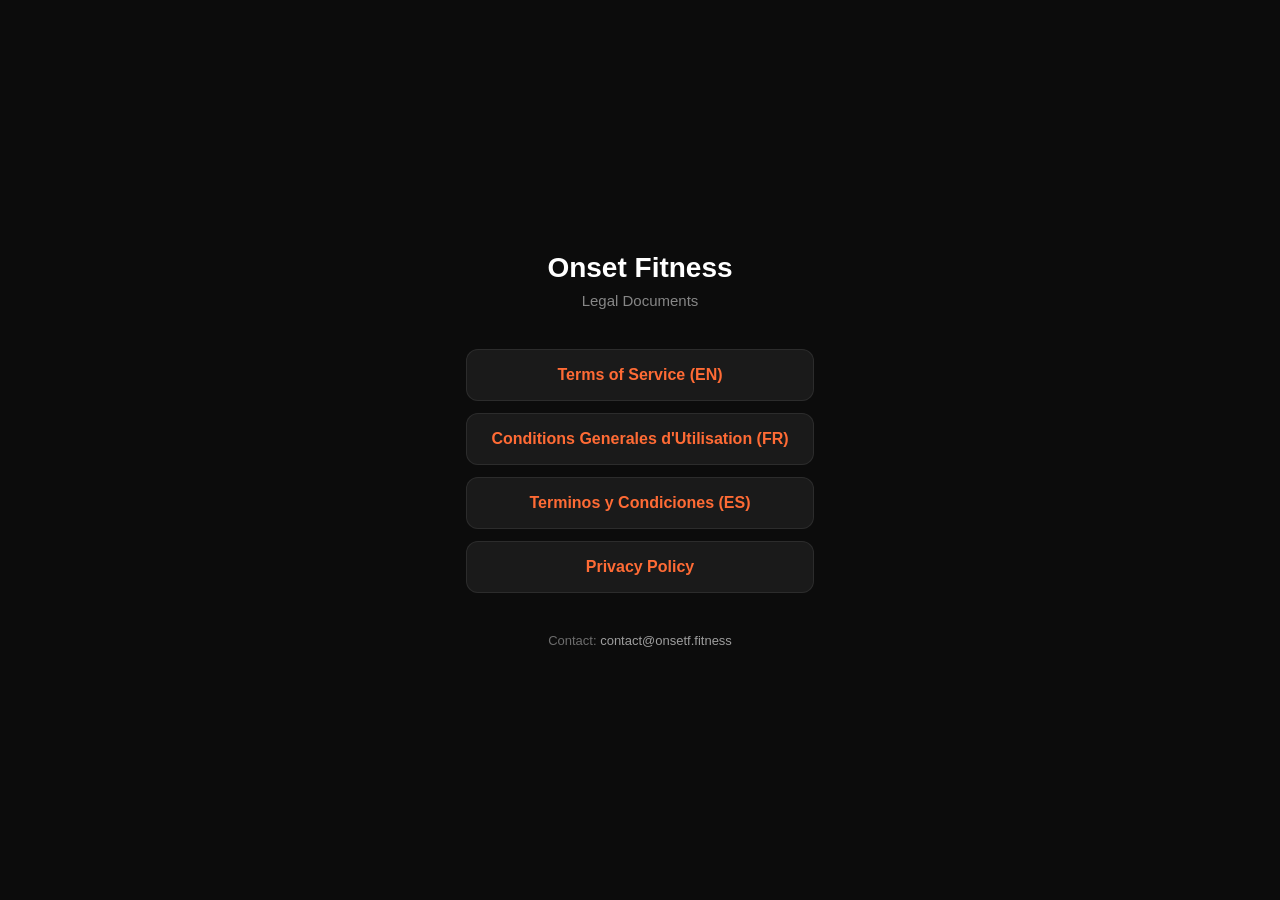
<file: index.html>
<!DOCTYPE html>
<html lang="en">
<head>
  <meta charset="UTF-8">
  <meta name="viewport" content="width=device-width, initial-scale=1.0">
  <title>Onset Fitness — Legal</title>
  <style>
    * { margin: 0; padding: 0; box-sizing: border-box; }
    body { font-family: -apple-system, BlinkMacSystemFont, 'Segoe UI', Roboto, sans-serif; background: #0C0C0C; color: #fff; min-height: 100vh; display: flex; align-items: center; justify-content: center; }
    .container { max-width: 480px; padding: 40px 24px; text-align: center; }
    h1 { font-size: 28px; font-weight: 700; margin-bottom: 8px; }
    .subtitle { color: rgba(255,255,255,0.5); font-size: 15px; margin-bottom: 40px; }
    .links { display: flex; flex-direction: column; gap: 12px; }
    a { display: block; padding: 16px 24px; background: rgba(255,255,255,0.06); border: 1px solid rgba(255,255,255,0.08); border-radius: 12px; color: #FF6B35; text-decoration: none; font-size: 16px; font-weight: 600; transition: background 0.2s; }
    a:hover { background: rgba(255,107,53,0.1); }
    .contact { margin-top: 40px; color: rgba(255,255,255,0.4); font-size: 13px; }
    .contact a { display: inline; background: none; border: none; padding: 0; font-size: 13px; font-weight: 400; color: rgba(255,255,255,0.6); }
  </style>
</head>
<body>
  <div class="container">
    <h1>Onset Fitness</h1>
    <p class="subtitle">Legal Documents</p>
    <div class="links">
      <a href="terms.html">Terms of Service (EN)</a>
      <a href="cgu.html">Conditions Generales d'Utilisation (FR)</a>
      <a href="terminos.html">Terminos y Condiciones (ES)</a>
      <a href="privacy.html">Privacy Policy</a>
    </div>
    <p class="contact">Contact: <a href="mailto:contact@onsetf.fitness">contact@onsetf.fitness</a></p>
  </div>
</body>
</html>
</file>
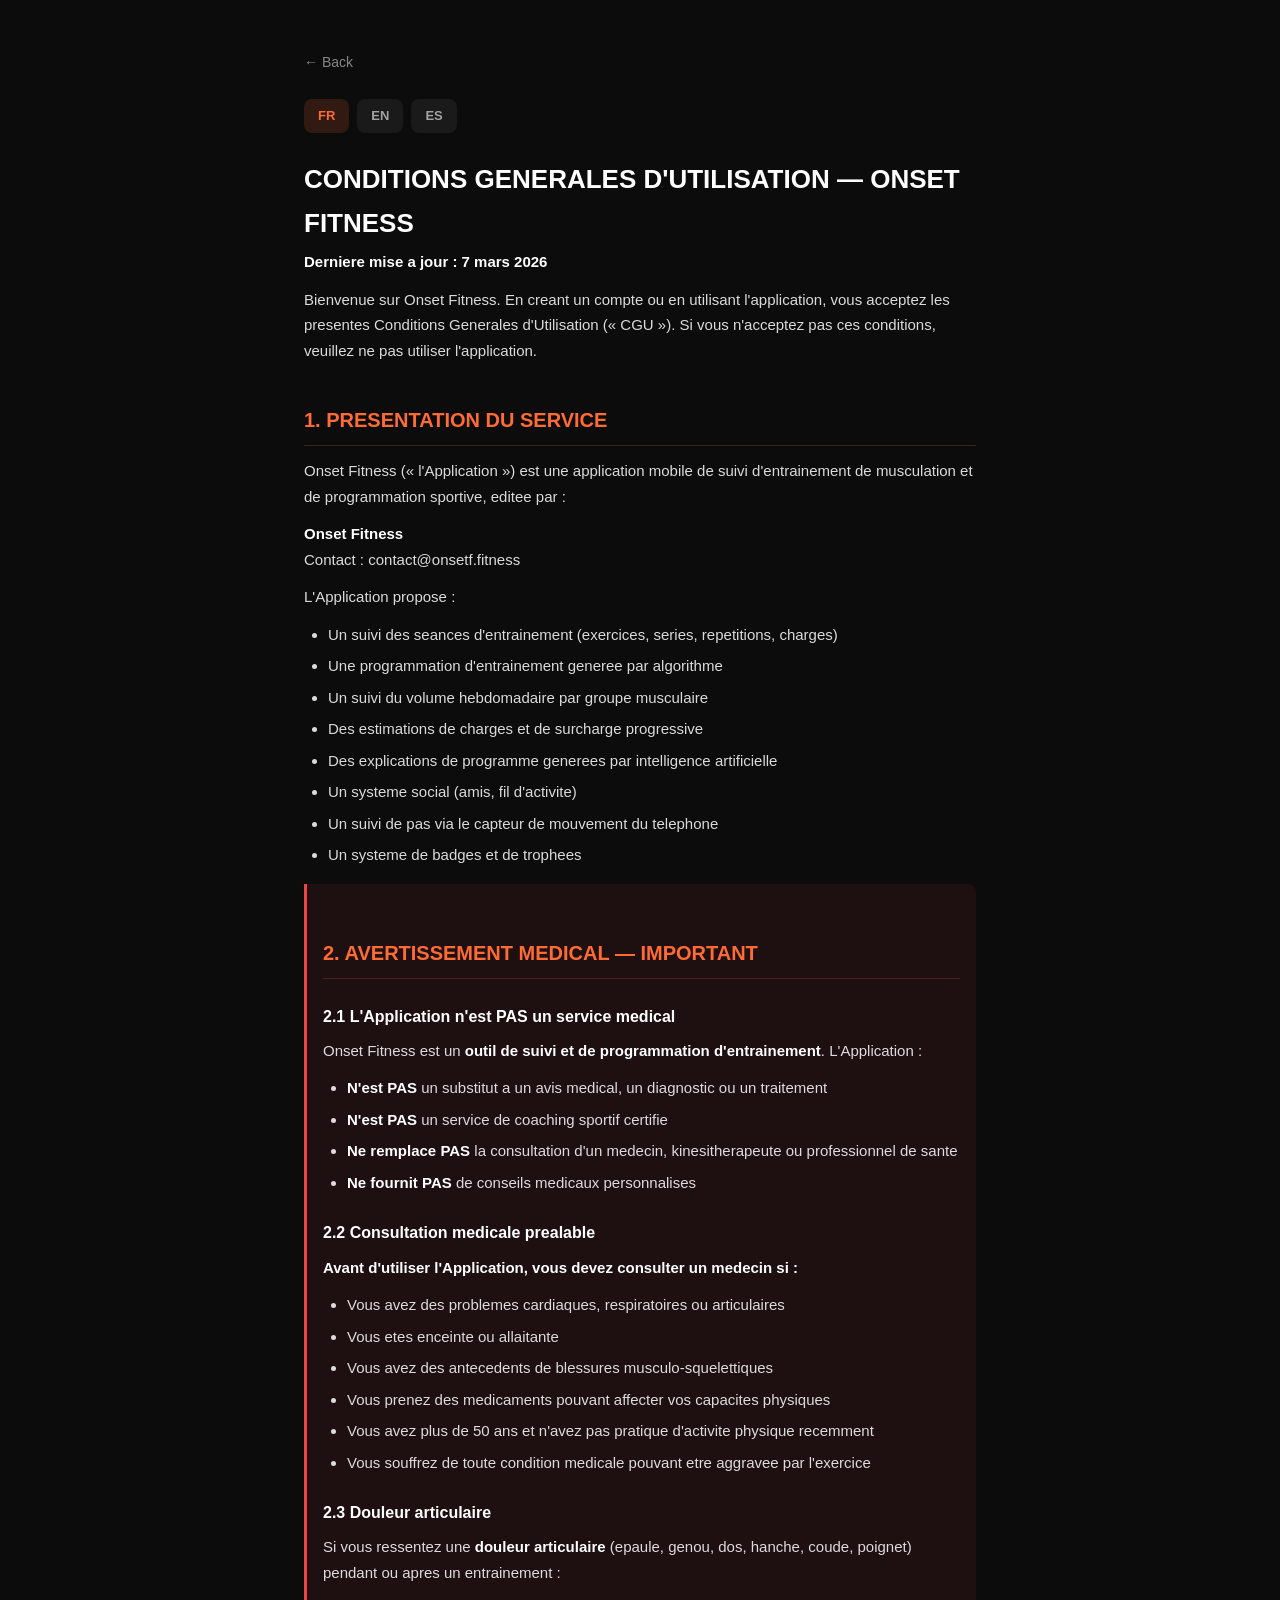
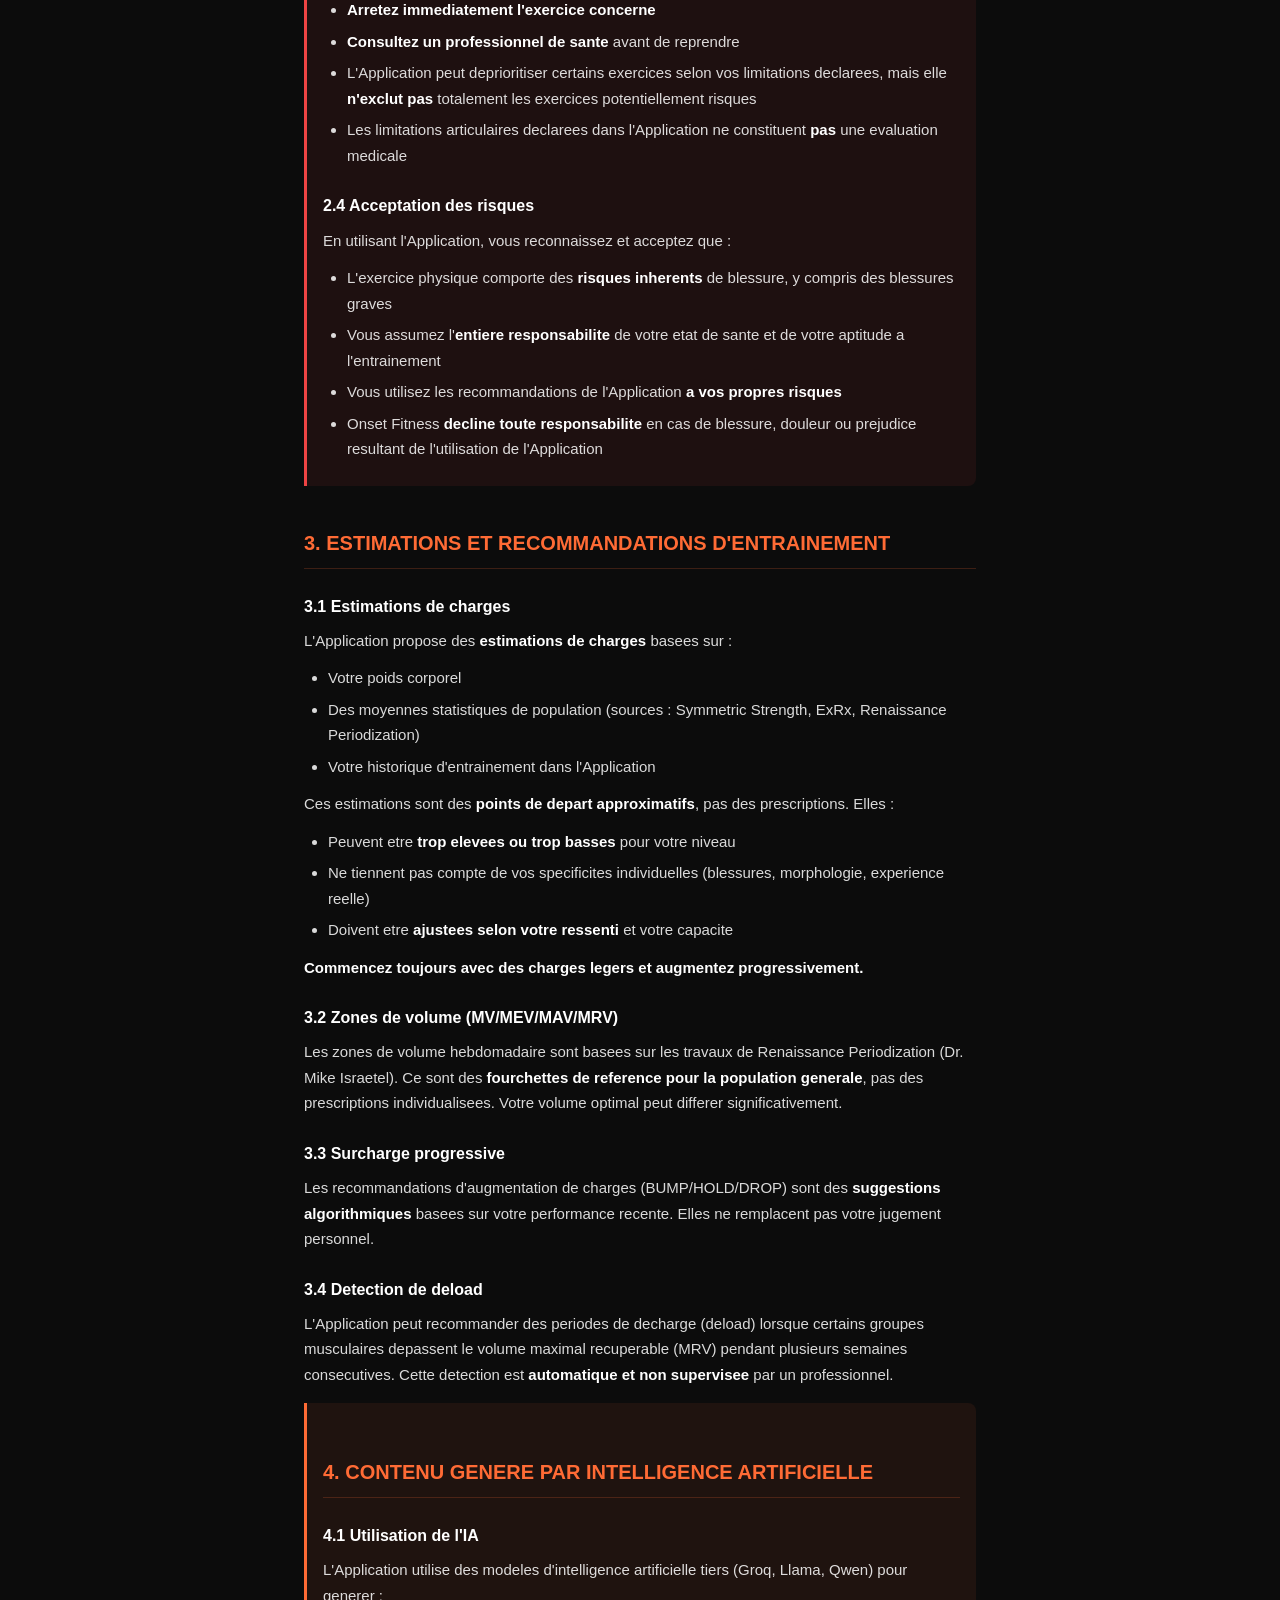
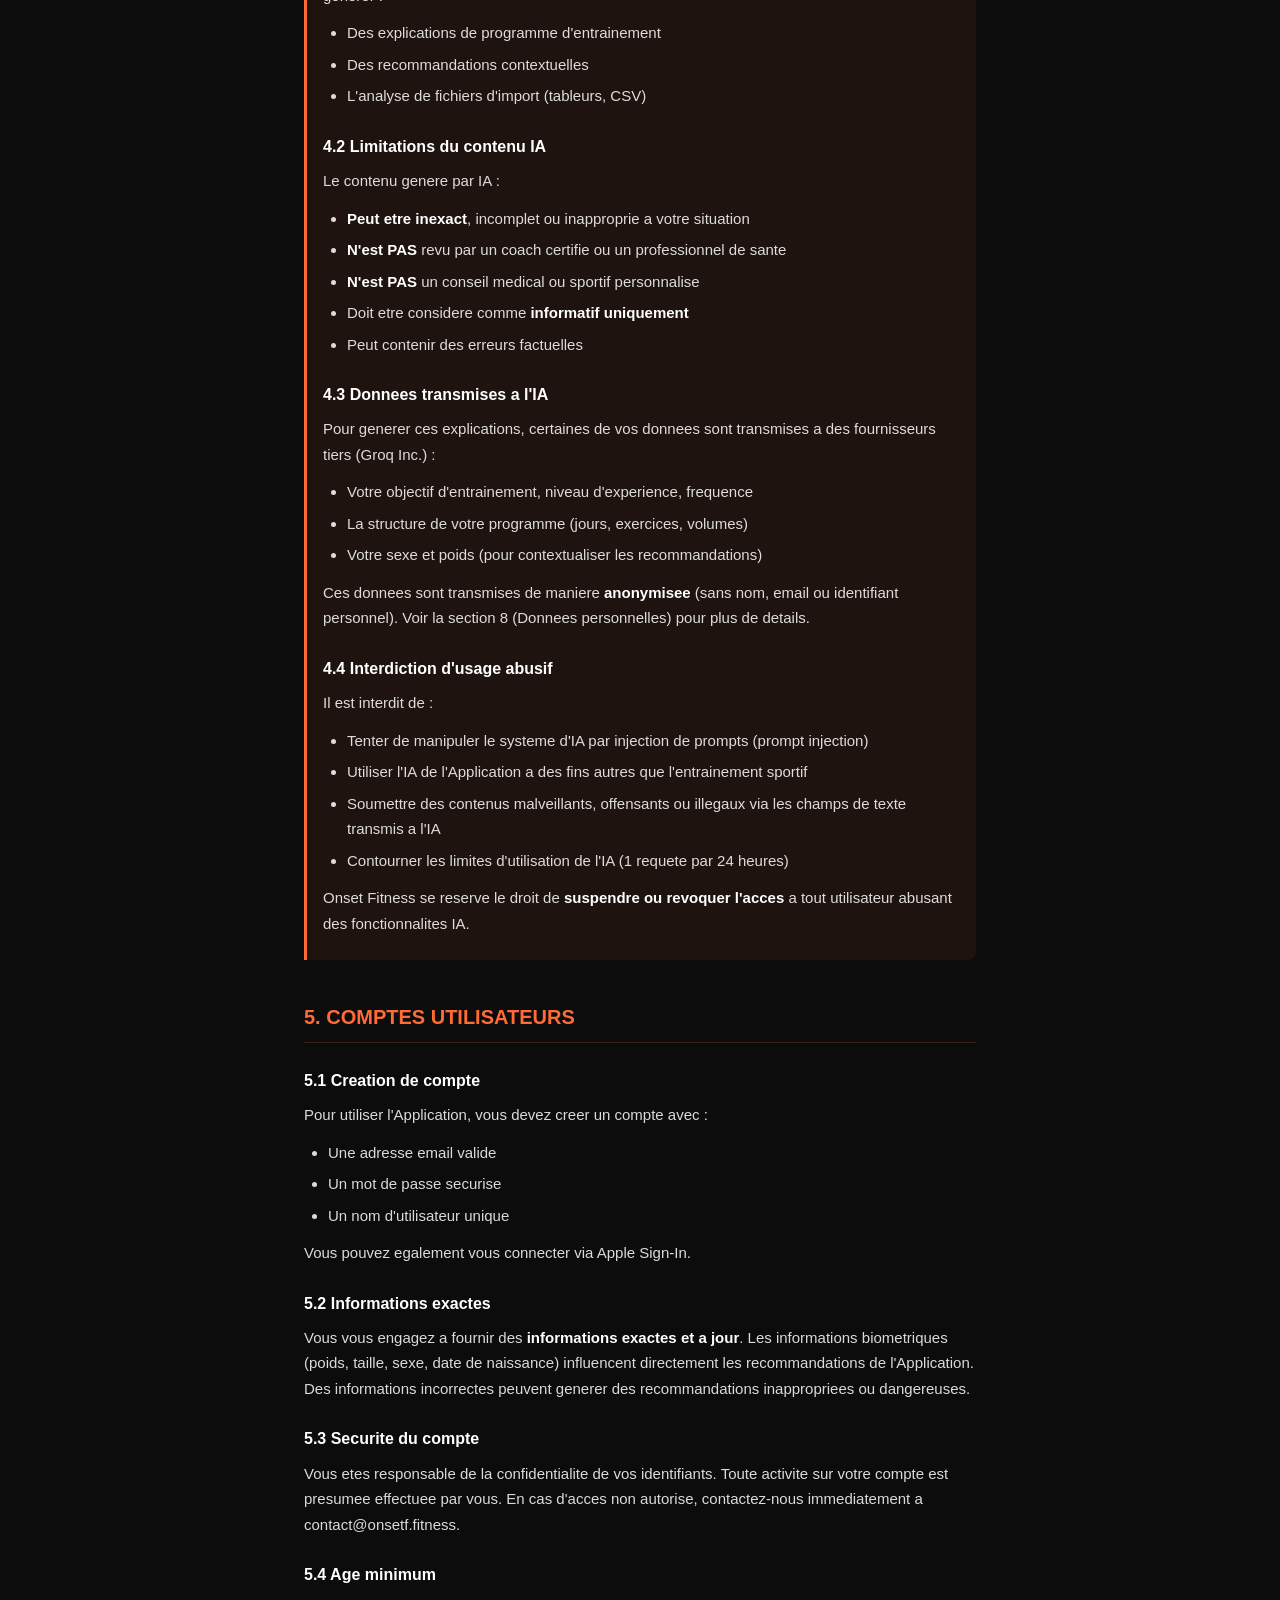
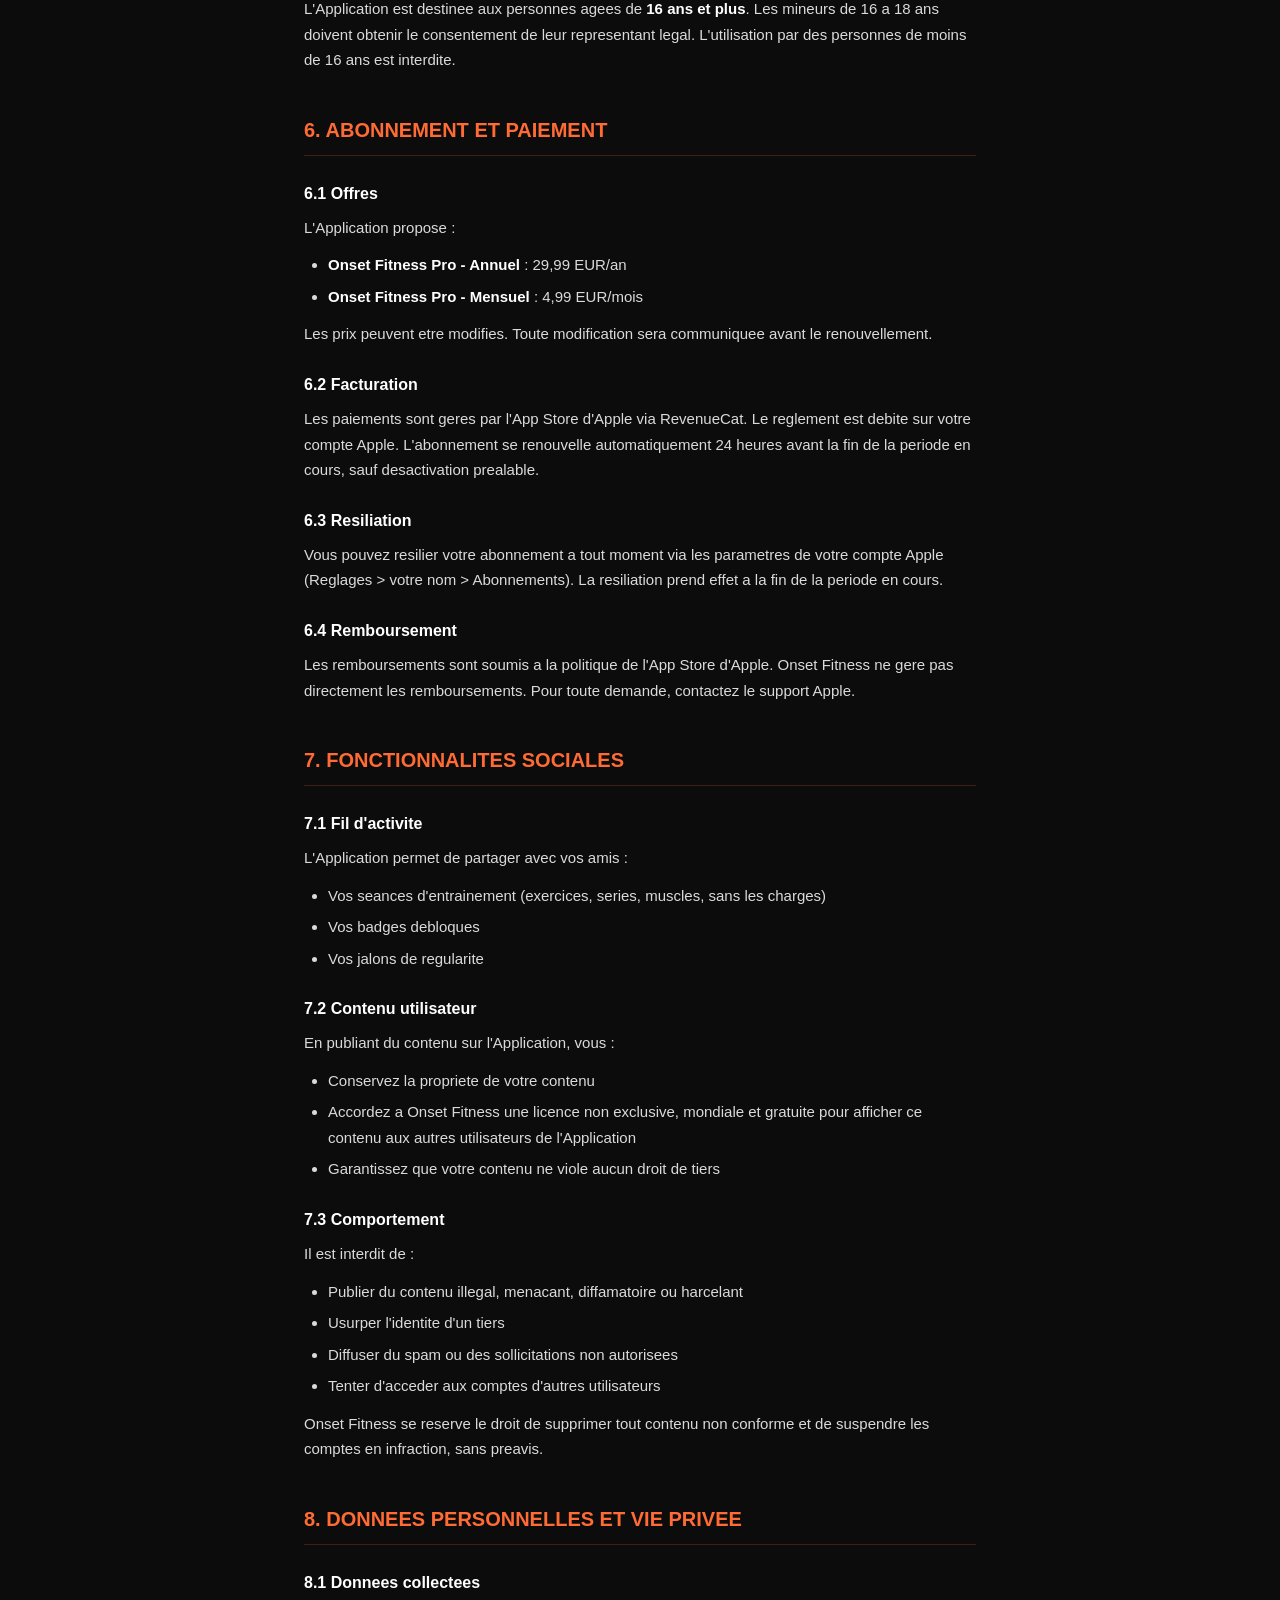
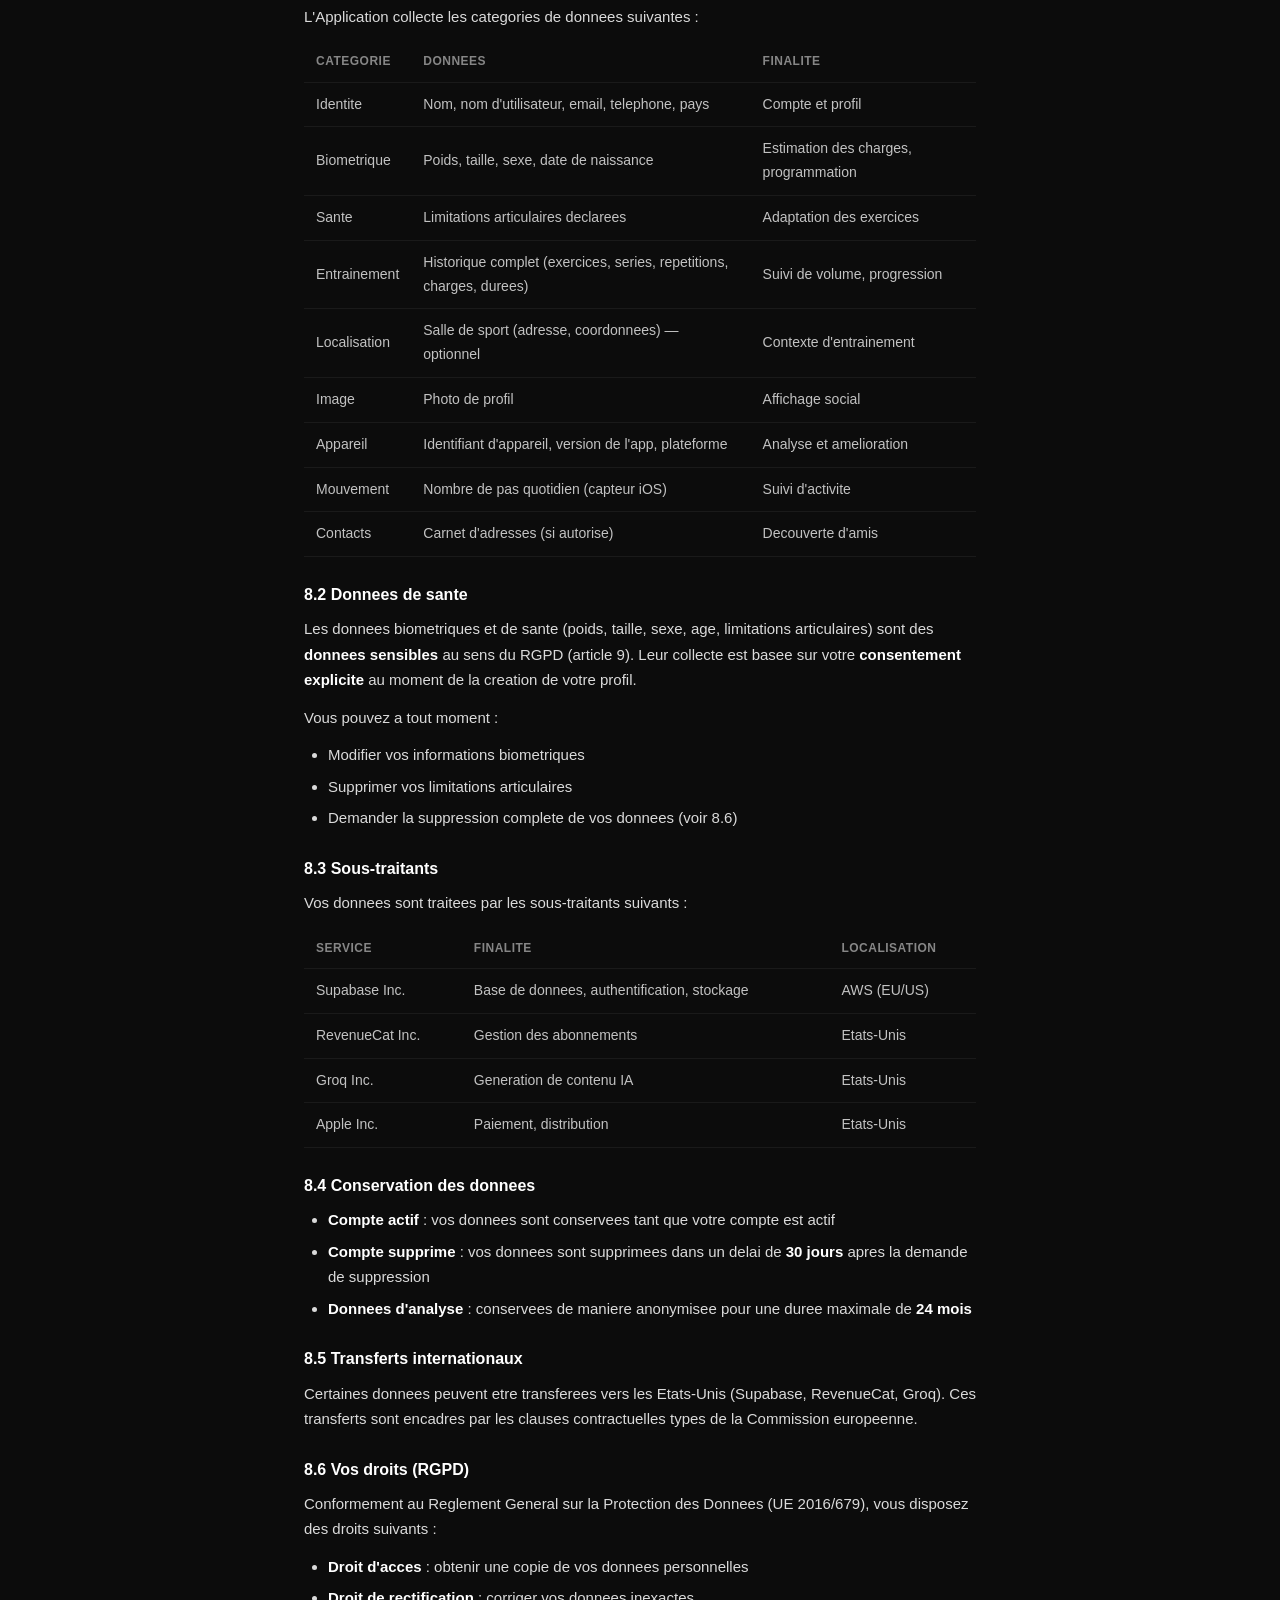
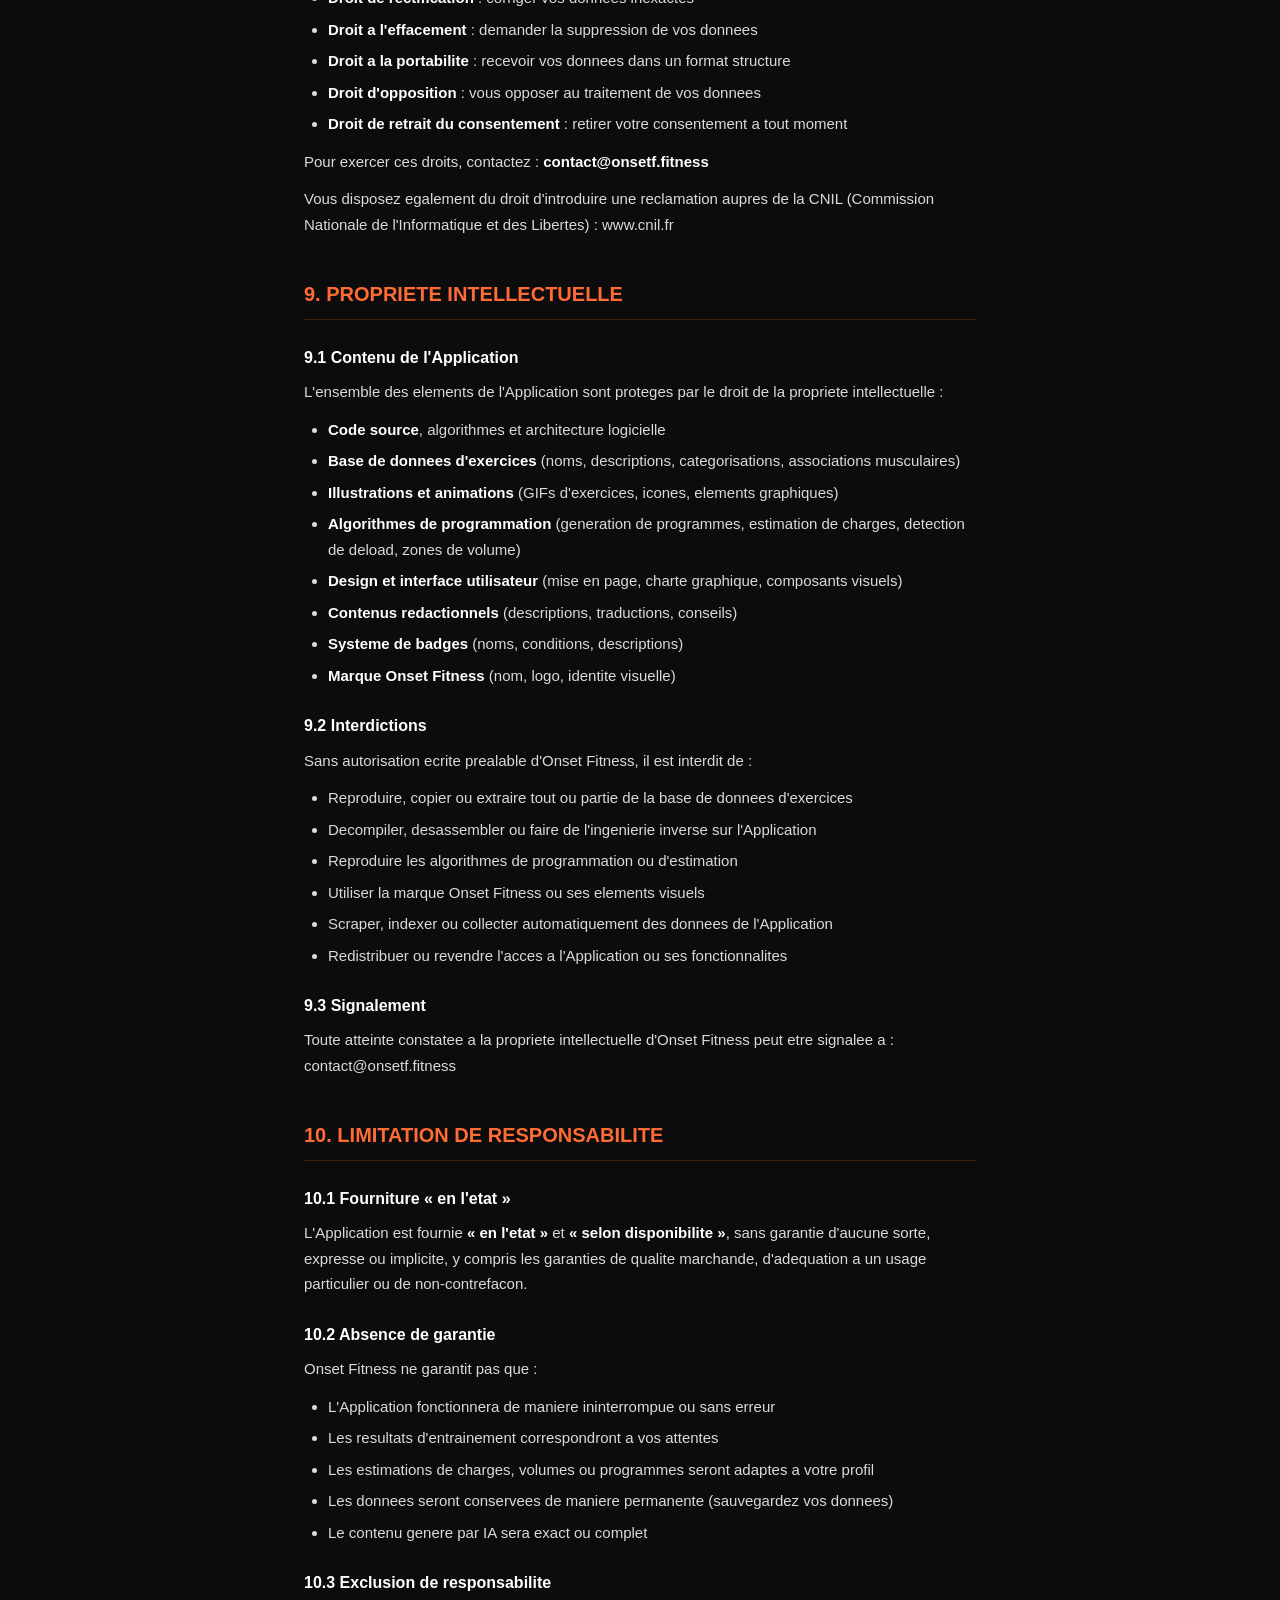
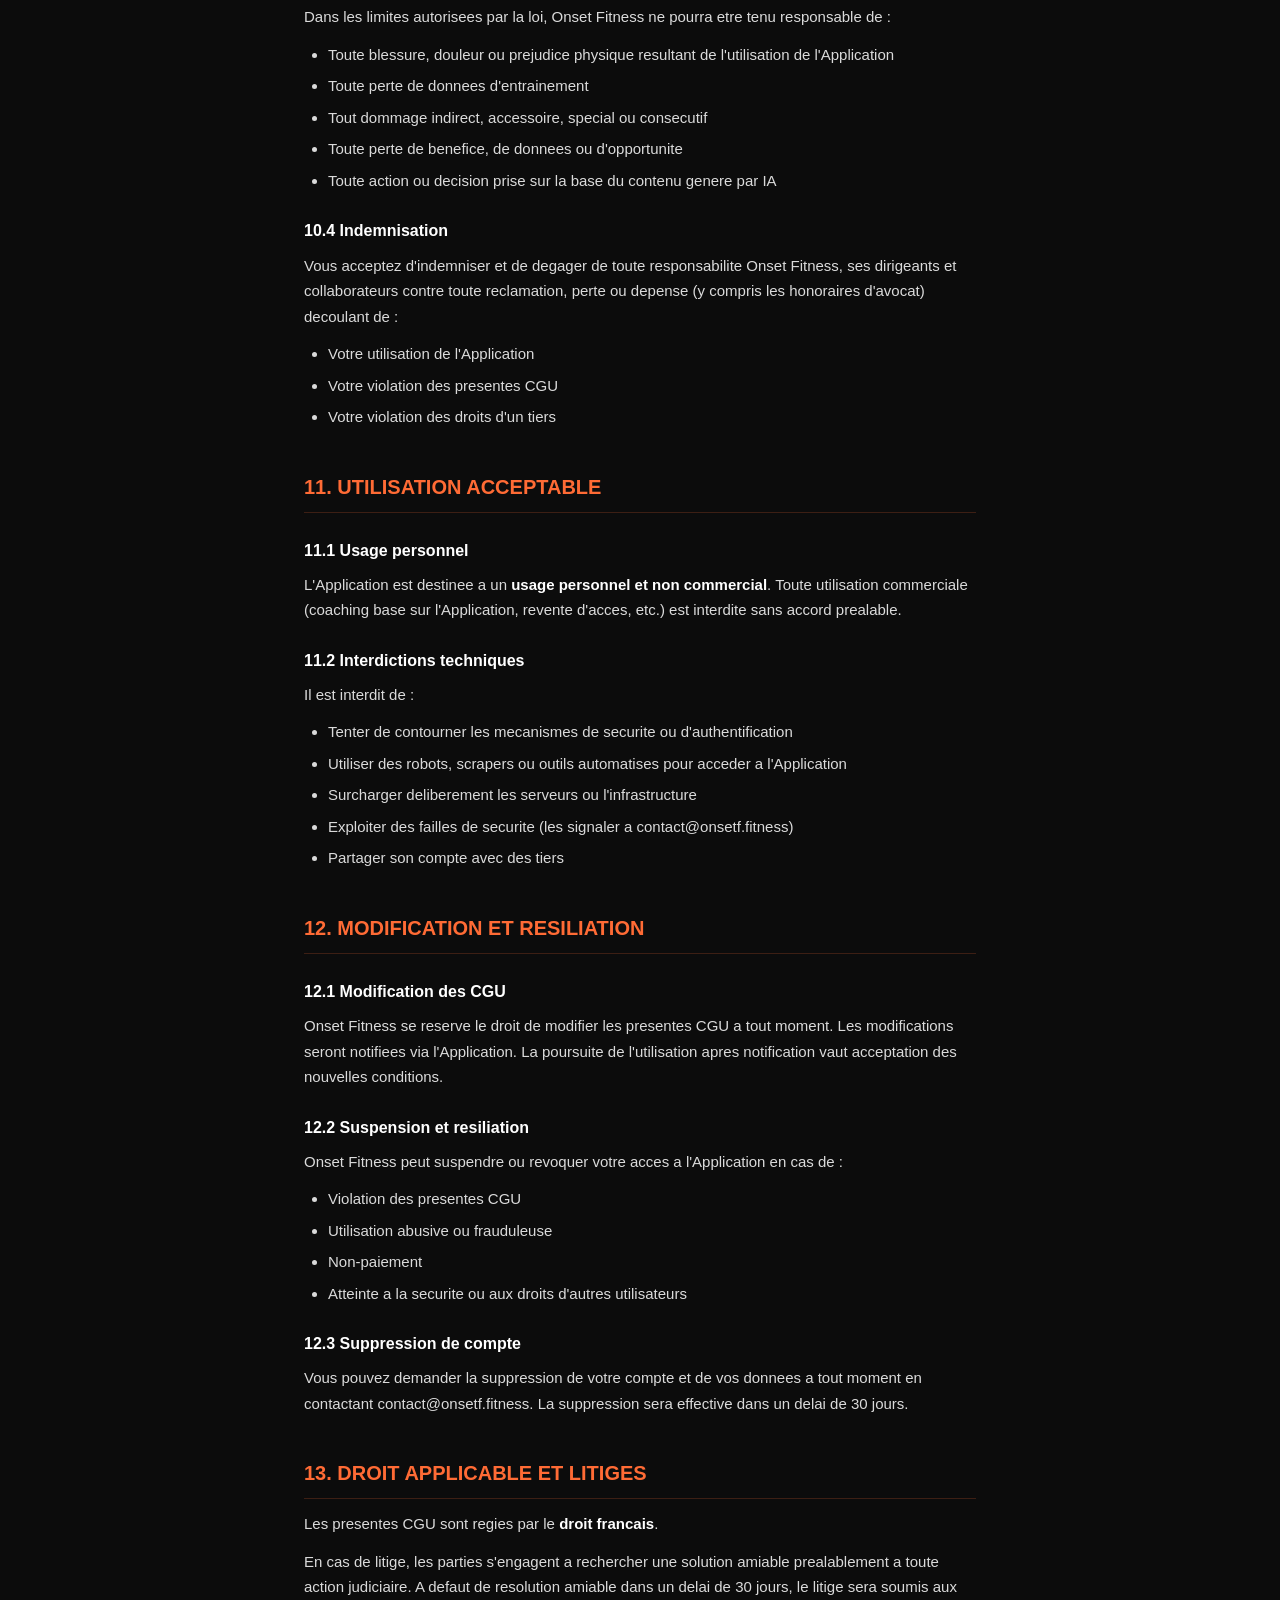
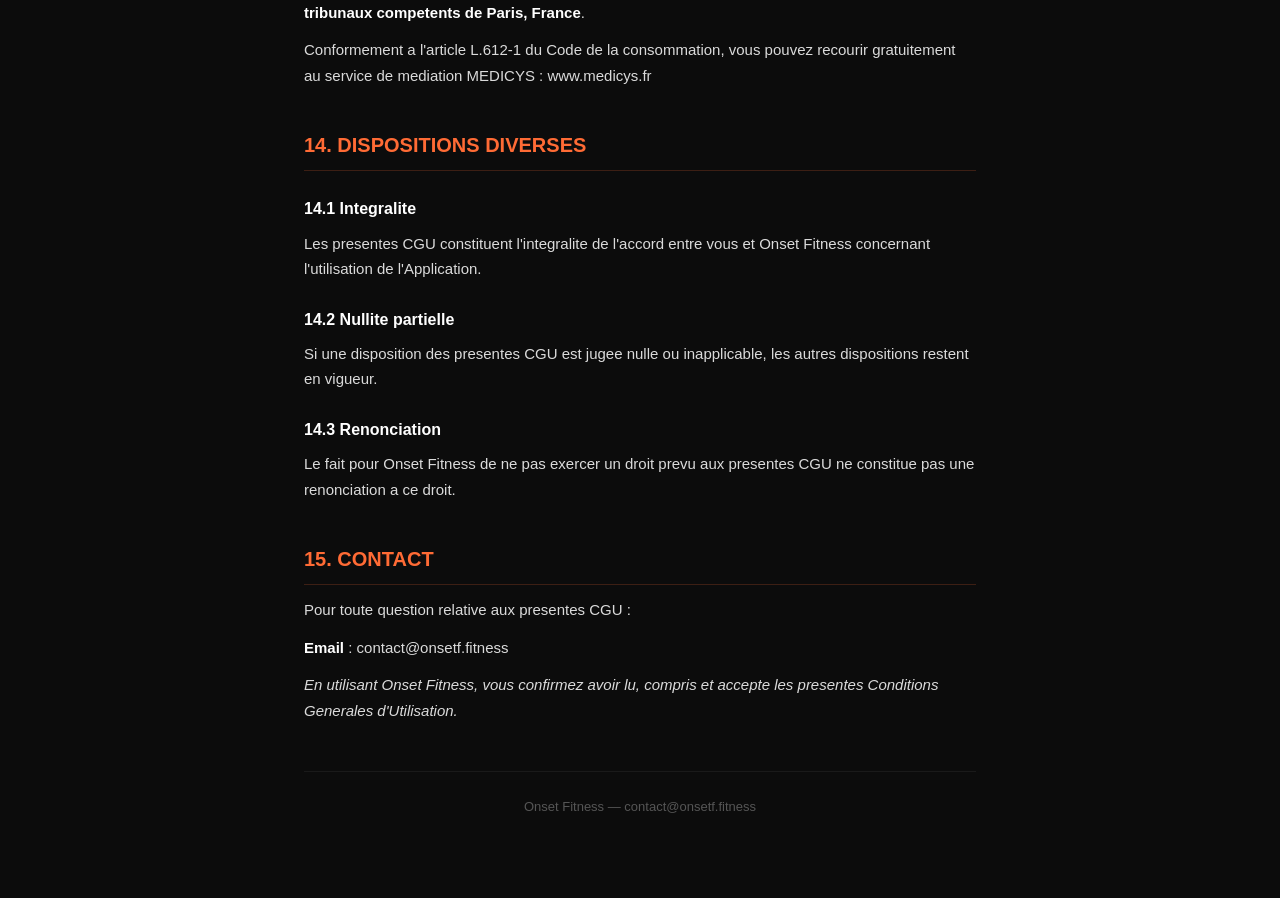
<file: cgu.html>
<!DOCTYPE html>
<html lang="fr">
<head>
  <meta charset="UTF-8">
  <meta name="viewport" content="width=device-width, initial-scale=1.0">
  <title>Conditions Generales d'Utilisation — Onset Fitness</title>
  <link rel="stylesheet" href="style.css">
</head>
<body>
  <div class="container">
    <a href="index.html" class="back">&larr; Back</a>

    <div class="lang-switch">
      <a href="cgu.html" class="active">FR</a>
      <a href="terms.html">EN</a>
      <a href="terminos.html">ES</a>
    </div>

    <h1>CONDITIONS GENERALES D'UTILISATION — ONSET FITNESS</h1>

    <p><strong>Derniere mise a jour : 7 mars 2026</strong></p>

    <p>Bienvenue sur Onset Fitness. En creant un compte ou en utilisant l'application, vous acceptez les presentes Conditions Generales d'Utilisation (&laquo; CGU &raquo;). Si vous n'acceptez pas ces conditions, veuillez ne pas utiliser l'application.</p>

    <h2>1. PRESENTATION DU SERVICE</h2>

    <p>Onset Fitness (&laquo; l'Application &raquo;) est une application mobile de suivi d'entrainement de musculation et de programmation sportive, editee par :</p>

    <p><strong>Onset Fitness</strong><br>Contact : contact@onsetf.fitness</p>

    <p>L'Application propose :</p>
    <ul>
      <li>Un suivi des seances d'entrainement (exercices, series, repetitions, charges)</li>
      <li>Une programmation d'entrainement generee par algorithme</li>
      <li>Un suivi du volume hebdomadaire par groupe musculaire</li>
      <li>Des estimations de charges et de surcharge progressive</li>
      <li>Des explications de programme generees par intelligence artificielle</li>
      <li>Un systeme social (amis, fil d'activite)</li>
      <li>Un suivi de pas via le capteur de mouvement du telephone</li>
      <li>Un systeme de badges et de trophees</li>
    </ul>

    <div class="warning">
      <h2>2. AVERTISSEMENT MEDICAL — IMPORTANT</h2>

      <h3>2.1 L'Application n'est PAS un service medical</h3>

      <p>Onset Fitness est un <strong>outil de suivi et de programmation d'entrainement</strong>. L'Application :</p>
      <ul>
        <li><strong>N'est PAS</strong> un substitut a un avis medical, un diagnostic ou un traitement</li>
        <li><strong>N'est PAS</strong> un service de coaching sportif certifie</li>
        <li><strong>Ne remplace PAS</strong> la consultation d'un medecin, kinesitherapeute ou professionnel de sante</li>
        <li><strong>Ne fournit PAS</strong> de conseils medicaux personnalises</li>
      </ul>

      <h3>2.2 Consultation medicale prealable</h3>

      <p><strong>Avant d'utiliser l'Application, vous devez consulter un medecin si :</strong></p>
      <ul>
        <li>Vous avez des problemes cardiaques, respiratoires ou articulaires</li>
        <li>Vous etes enceinte ou allaitante</li>
        <li>Vous avez des antecedents de blessures musculo-squelettiques</li>
        <li>Vous prenez des medicaments pouvant affecter vos capacites physiques</li>
        <li>Vous avez plus de 50 ans et n'avez pas pratique d'activite physique recemment</li>
        <li>Vous souffrez de toute condition medicale pouvant etre aggravee par l'exercice</li>
      </ul>

      <h3>2.3 Douleur articulaire</h3>

      <p>Si vous ressentez une <strong>douleur articulaire</strong> (epaule, genou, dos, hanche, coude, poignet) pendant ou apres un entrainement :</p>
      <ul>
        <li><strong>Arretez immediatement l'exercice concerne</strong></li>
        <li><strong>Consultez un professionnel de sante</strong> avant de reprendre</li>
        <li>L'Application peut deprioritiser certains exercices selon vos limitations declarees, mais elle <strong>n'exclut pas</strong> totalement les exercices potentiellement risques</li>
        <li>Les limitations articulaires declarees dans l'Application ne constituent <strong>pas</strong> une evaluation medicale</li>
      </ul>

      <h3>2.4 Acceptation des risques</h3>

      <p>En utilisant l'Application, vous reconnaissez et acceptez que :</p>
      <ul>
        <li>L'exercice physique comporte des <strong>risques inherents</strong> de blessure, y compris des blessures graves</li>
        <li>Vous assumez l'<strong>entiere responsabilite</strong> de votre etat de sante et de votre aptitude a l'entrainement</li>
        <li>Vous utilisez les recommandations de l'Application <strong>a vos propres risques</strong></li>
        <li>Onset Fitness <strong>decline toute responsabilite</strong> en cas de blessure, douleur ou prejudice resultant de l'utilisation de l'Application</li>
      </ul>
    </div>

    <h2>3. ESTIMATIONS ET RECOMMANDATIONS D'ENTRAINEMENT</h2>

    <h3>3.1 Estimations de charges</h3>

    <p>L'Application propose des <strong>estimations de charges</strong> basees sur :</p>
    <ul>
      <li>Votre poids corporel</li>
      <li>Des moyennes statistiques de population (sources : Symmetric Strength, ExRx, Renaissance Periodization)</li>
      <li>Votre historique d'entrainement dans l'Application</li>
    </ul>

    <p>Ces estimations sont des <strong>points de depart approximatifs</strong>, pas des prescriptions. Elles :</p>
    <ul>
      <li>Peuvent etre <strong>trop elevees ou trop basses</strong> pour votre niveau</li>
      <li>Ne tiennent pas compte de vos specificites individuelles (blessures, morphologie, experience reelle)</li>
      <li>Doivent etre <strong>ajustees selon votre ressenti</strong> et votre capacite</li>
    </ul>

    <p><strong>Commencez toujours avec des charges legers et augmentez progressivement.</strong></p>

    <h3>3.2 Zones de volume (MV/MEV/MAV/MRV)</h3>

    <p>Les zones de volume hebdomadaire sont basees sur les travaux de Renaissance Periodization (Dr. Mike Israetel). Ce sont des <strong>fourchettes de reference pour la population generale</strong>, pas des prescriptions individualisees. Votre volume optimal peut differer significativement.</p>

    <h3>3.3 Surcharge progressive</h3>

    <p>Les recommandations d'augmentation de charges (BUMP/HOLD/DROP) sont des <strong>suggestions algorithmiques</strong> basees sur votre performance recente. Elles ne remplacent pas votre jugement personnel.</p>

    <h3>3.4 Detection de deload</h3>

    <p>L'Application peut recommander des periodes de decharge (deload) lorsque certains groupes musculaires depassent le volume maximal recuperable (MRV) pendant plusieurs semaines consecutives. Cette detection est <strong>automatique et non supervisee</strong> par un professionnel.</p>

    <div class="highlight">
      <h2>4. CONTENU GENERE PAR INTELLIGENCE ARTIFICIELLE</h2>

      <h3>4.1 Utilisation de l'IA</h3>

      <p>L'Application utilise des modeles d'intelligence artificielle tiers (Groq, Llama, Qwen) pour generer :</p>
      <ul>
        <li>Des explications de programme d'entrainement</li>
        <li>Des recommandations contextuelles</li>
        <li>L'analyse de fichiers d'import (tableurs, CSV)</li>
      </ul>

      <h3>4.2 Limitations du contenu IA</h3>

      <p>Le contenu genere par IA :</p>
      <ul>
        <li><strong>Peut etre inexact</strong>, incomplet ou inapproprie a votre situation</li>
        <li><strong>N'est PAS</strong> revu par un coach certifie ou un professionnel de sante</li>
        <li><strong>N'est PAS</strong> un conseil medical ou sportif personnalise</li>
        <li>Doit etre considere comme <strong>informatif uniquement</strong></li>
        <li>Peut contenir des erreurs factuelles</li>
      </ul>

      <h3>4.3 Donnees transmises a l'IA</h3>

      <p>Pour generer ces explications, certaines de vos donnees sont transmises a des fournisseurs tiers (Groq Inc.) :</p>
      <ul>
        <li>Votre objectif d'entrainement, niveau d'experience, frequence</li>
        <li>La structure de votre programme (jours, exercices, volumes)</li>
        <li>Votre sexe et poids (pour contextualiser les recommandations)</li>
      </ul>

      <p>Ces donnees sont transmises de maniere <strong>anonymisee</strong> (sans nom, email ou identifiant personnel). Voir la section 8 (Donnees personnelles) pour plus de details.</p>

      <h3>4.4 Interdiction d'usage abusif</h3>

      <p>Il est interdit de :</p>
      <ul>
        <li>Tenter de manipuler le systeme d'IA par injection de prompts (prompt injection)</li>
        <li>Utiliser l'IA de l'Application a des fins autres que l'entrainement sportif</li>
        <li>Soumettre des contenus malveillants, offensants ou illegaux via les champs de texte transmis a l'IA</li>
        <li>Contourner les limites d'utilisation de l'IA (1 requete par 24 heures)</li>
      </ul>

      <p>Onset Fitness se reserve le droit de <strong>suspendre ou revoquer l'acces</strong> a tout utilisateur abusant des fonctionnalites IA.</p>
    </div>

    <h2>5. COMPTES UTILISATEURS</h2>

    <h3>5.1 Creation de compte</h3>

    <p>Pour utiliser l'Application, vous devez creer un compte avec :</p>
    <ul>
      <li>Une adresse email valide</li>
      <li>Un mot de passe securise</li>
      <li>Un nom d'utilisateur unique</li>
    </ul>

    <p>Vous pouvez egalement vous connecter via Apple Sign-In.</p>

    <h3>5.2 Informations exactes</h3>

    <p>Vous vous engagez a fournir des <strong>informations exactes et a jour</strong>. Les informations biometriques (poids, taille, sexe, date de naissance) influencent directement les recommandations de l'Application. Des informations incorrectes peuvent generer des recommandations inappropriees ou dangereuses.</p>

    <h3>5.3 Securite du compte</h3>

    <p>Vous etes responsable de la confidentialite de vos identifiants. Toute activite sur votre compte est presumee effectuee par vous. En cas d'acces non autorise, contactez-nous immediatement a contact@onsetf.fitness.</p>

    <h3>5.4 Age minimum</h3>

    <p>L'Application est destinee aux personnes agees de <strong>16 ans et plus</strong>. Les mineurs de 16 a 18 ans doivent obtenir le consentement de leur representant legal. L'utilisation par des personnes de moins de 16 ans est interdite.</p>

    <h2>6. ABONNEMENT ET PAIEMENT</h2>

    <h3>6.1 Offres</h3>

    <p>L'Application propose :</p>
    <ul>
      <li><strong>Onset Fitness Pro - Annuel</strong> : 29,99 EUR/an</li>
      <li><strong>Onset Fitness Pro - Mensuel</strong> : 4,99 EUR/mois</li>
    </ul>

    <p>Les prix peuvent etre modifies. Toute modification sera communiquee avant le renouvellement.</p>

    <h3>6.2 Facturation</h3>

    <p>Les paiements sont geres par l'App Store d'Apple via RevenueCat. Le reglement est debite sur votre compte Apple. L'abonnement se renouvelle automatiquement 24 heures avant la fin de la periode en cours, sauf desactivation prealable.</p>

    <h3>6.3 Resiliation</h3>

    <p>Vous pouvez resilier votre abonnement a tout moment via les parametres de votre compte Apple (Reglages &gt; votre nom &gt; Abonnements). La resiliation prend effet a la fin de la periode en cours.</p>

    <h3>6.4 Remboursement</h3>

    <p>Les remboursements sont soumis a la politique de l'App Store d'Apple. Onset Fitness ne gere pas directement les remboursements. Pour toute demande, contactez le support Apple.</p>

    <h2>7. FONCTIONNALITES SOCIALES</h2>

    <h3>7.1 Fil d'activite</h3>

    <p>L'Application permet de partager avec vos amis :</p>
    <ul>
      <li>Vos seances d'entrainement (exercices, series, muscles, sans les charges)</li>
      <li>Vos badges debloques</li>
      <li>Vos jalons de regularite</li>
    </ul>

    <h3>7.2 Contenu utilisateur</h3>

    <p>En publiant du contenu sur l'Application, vous :</p>
    <ul>
      <li>Conservez la propriete de votre contenu</li>
      <li>Accordez a Onset Fitness une licence non exclusive, mondiale et gratuite pour afficher ce contenu aux autres utilisateurs de l'Application</li>
      <li>Garantissez que votre contenu ne viole aucun droit de tiers</li>
    </ul>

    <h3>7.3 Comportement</h3>

    <p>Il est interdit de :</p>
    <ul>
      <li>Publier du contenu illegal, menacant, diffamatoire ou harcelant</li>
      <li>Usurper l'identite d'un tiers</li>
      <li>Diffuser du spam ou des sollicitations non autorisees</li>
      <li>Tenter d'acceder aux comptes d'autres utilisateurs</li>
    </ul>

    <p>Onset Fitness se reserve le droit de supprimer tout contenu non conforme et de suspendre les comptes en infraction, sans preavis.</p>

    <h2>8. DONNEES PERSONNELLES ET VIE PRIVEE</h2>

    <h3>8.1 Donnees collectees</h3>

    <p>L'Application collecte les categories de donnees suivantes :</p>

    <table>
      <thead>
        <tr>
          <th>Categorie</th>
          <th>Donnees</th>
          <th>Finalite</th>
        </tr>
      </thead>
      <tbody>
        <tr>
          <td>Identite</td>
          <td>Nom, nom d'utilisateur, email, telephone, pays</td>
          <td>Compte et profil</td>
        </tr>
        <tr>
          <td>Biometrique</td>
          <td>Poids, taille, sexe, date de naissance</td>
          <td>Estimation des charges, programmation</td>
        </tr>
        <tr>
          <td>Sante</td>
          <td>Limitations articulaires declarees</td>
          <td>Adaptation des exercices</td>
        </tr>
        <tr>
          <td>Entrainement</td>
          <td>Historique complet (exercices, series, repetitions, charges, durees)</td>
          <td>Suivi de volume, progression</td>
        </tr>
        <tr>
          <td>Localisation</td>
          <td>Salle de sport (adresse, coordonnees) — optionnel</td>
          <td>Contexte d'entrainement</td>
        </tr>
        <tr>
          <td>Image</td>
          <td>Photo de profil</td>
          <td>Affichage social</td>
        </tr>
        <tr>
          <td>Appareil</td>
          <td>Identifiant d'appareil, version de l'app, plateforme</td>
          <td>Analyse et amelioration</td>
        </tr>
        <tr>
          <td>Mouvement</td>
          <td>Nombre de pas quotidien (capteur iOS)</td>
          <td>Suivi d'activite</td>
        </tr>
        <tr>
          <td>Contacts</td>
          <td>Carnet d'adresses (si autorise)</td>
          <td>Decouverte d'amis</td>
        </tr>
      </tbody>
    </table>

    <h3>8.2 Donnees de sante</h3>

    <p>Les donnees biometriques et de sante (poids, taille, sexe, age, limitations articulaires) sont des <strong>donnees sensibles</strong> au sens du RGPD (article 9). Leur collecte est basee sur votre <strong>consentement explicite</strong> au moment de la creation de votre profil.</p>

    <p>Vous pouvez a tout moment :</p>
    <ul>
      <li>Modifier vos informations biometriques</li>
      <li>Supprimer vos limitations articulaires</li>
      <li>Demander la suppression complete de vos donnees (voir 8.6)</li>
    </ul>

    <h3>8.3 Sous-traitants</h3>

    <p>Vos donnees sont traitees par les sous-traitants suivants :</p>

    <table>
      <thead>
        <tr>
          <th>Service</th>
          <th>Finalite</th>
          <th>Localisation</th>
        </tr>
      </thead>
      <tbody>
        <tr>
          <td>Supabase Inc.</td>
          <td>Base de donnees, authentification, stockage</td>
          <td>AWS (EU/US)</td>
        </tr>
        <tr>
          <td>RevenueCat Inc.</td>
          <td>Gestion des abonnements</td>
          <td>Etats-Unis</td>
        </tr>
        <tr>
          <td>Groq Inc.</td>
          <td>Generation de contenu IA</td>
          <td>Etats-Unis</td>
        </tr>
        <tr>
          <td>Apple Inc.</td>
          <td>Paiement, distribution</td>
          <td>Etats-Unis</td>
        </tr>
      </tbody>
    </table>

    <h3>8.4 Conservation des donnees</h3>

    <ul>
      <li><strong>Compte actif</strong> : vos donnees sont conservees tant que votre compte est actif</li>
      <li><strong>Compte supprime</strong> : vos donnees sont supprimees dans un delai de <strong>30 jours</strong> apres la demande de suppression</li>
      <li><strong>Donnees d'analyse</strong> : conservees de maniere anonymisee pour une duree maximale de <strong>24 mois</strong></li>
    </ul>

    <h3>8.5 Transferts internationaux</h3>

    <p>Certaines donnees peuvent etre transferees vers les Etats-Unis (Supabase, RevenueCat, Groq). Ces transferts sont encadres par les clauses contractuelles types de la Commission europeenne.</p>

    <h3>8.6 Vos droits (RGPD)</h3>

    <p>Conformement au Reglement General sur la Protection des Donnees (UE 2016/679), vous disposez des droits suivants :</p>

    <ul>
      <li><strong>Droit d'acces</strong> : obtenir une copie de vos donnees personnelles</li>
      <li><strong>Droit de rectification</strong> : corriger vos donnees inexactes</li>
      <li><strong>Droit a l'effacement</strong> : demander la suppression de vos donnees</li>
      <li><strong>Droit a la portabilite</strong> : recevoir vos donnees dans un format structure</li>
      <li><strong>Droit d'opposition</strong> : vous opposer au traitement de vos donnees</li>
      <li><strong>Droit de retrait du consentement</strong> : retirer votre consentement a tout moment</li>
    </ul>

    <p>Pour exercer ces droits, contactez : <strong>contact@onsetf.fitness</strong></p>

    <p>Vous disposez egalement du droit d'introduire une reclamation aupres de la CNIL (Commission Nationale de l'Informatique et des Libertes) : www.cnil.fr</p>

    <h2>9. PROPRIETE INTELLECTUELLE</h2>

    <h3>9.1 Contenu de l'Application</h3>

    <p>L'ensemble des elements de l'Application sont proteges par le droit de la propriete intellectuelle :</p>
    <ul>
      <li><strong>Code source</strong>, algorithmes et architecture logicielle</li>
      <li><strong>Base de donnees d'exercices</strong> (noms, descriptions, categorisations, associations musculaires)</li>
      <li><strong>Illustrations et animations</strong> (GIFs d'exercices, icones, elements graphiques)</li>
      <li><strong>Algorithmes de programmation</strong> (generation de programmes, estimation de charges, detection de deload, zones de volume)</li>
      <li><strong>Design et interface utilisateur</strong> (mise en page, charte graphique, composants visuels)</li>
      <li><strong>Contenus redactionnels</strong> (descriptions, traductions, conseils)</li>
      <li><strong>Systeme de badges</strong> (noms, conditions, descriptions)</li>
      <li><strong>Marque Onset Fitness</strong> (nom, logo, identite visuelle)</li>
    </ul>

    <h3>9.2 Interdictions</h3>

    <p>Sans autorisation ecrite prealable d'Onset Fitness, il est interdit de :</p>
    <ul>
      <li>Reproduire, copier ou extraire tout ou partie de la base de donnees d'exercices</li>
      <li>Decompiler, desassembler ou faire de l'ingenierie inverse sur l'Application</li>
      <li>Reproduire les algorithmes de programmation ou d'estimation</li>
      <li>Utiliser la marque Onset Fitness ou ses elements visuels</li>
      <li>Scraper, indexer ou collecter automatiquement des donnees de l'Application</li>
      <li>Redistribuer ou revendre l'acces a l'Application ou ses fonctionnalites</li>
    </ul>

    <h3>9.3 Signalement</h3>

    <p>Toute atteinte constatee a la propriete intellectuelle d'Onset Fitness peut etre signalee a : contact@onsetf.fitness</p>

    <h2>10. LIMITATION DE RESPONSABILITE</h2>

    <h3>10.1 Fourniture &laquo; en l'etat &raquo;</h3>

    <p>L'Application est fournie <strong>&laquo; en l'etat &raquo;</strong> et <strong>&laquo; selon disponibilite &raquo;</strong>, sans garantie d'aucune sorte, expresse ou implicite, y compris les garanties de qualite marchande, d'adequation a un usage particulier ou de non-contrefacon.</p>

    <h3>10.2 Absence de garantie</h3>

    <p>Onset Fitness ne garantit pas que :</p>
    <ul>
      <li>L'Application fonctionnera de maniere ininterrompue ou sans erreur</li>
      <li>Les resultats d'entrainement correspondront a vos attentes</li>
      <li>Les estimations de charges, volumes ou programmes seront adaptes a votre profil</li>
      <li>Les donnees seront conservees de maniere permanente (sauvegardez vos donnees)</li>
      <li>Le contenu genere par IA sera exact ou complet</li>
    </ul>

    <h3>10.3 Exclusion de responsabilite</h3>

    <p>Dans les limites autorisees par la loi, Onset Fitness ne pourra etre tenu responsable de :</p>
    <ul>
      <li>Toute blessure, douleur ou prejudice physique resultant de l'utilisation de l'Application</li>
      <li>Toute perte de donnees d'entrainement</li>
      <li>Tout dommage indirect, accessoire, special ou consecutif</li>
      <li>Toute perte de benefice, de donnees ou d'opportunite</li>
      <li>Toute action ou decision prise sur la base du contenu genere par IA</li>
    </ul>

    <h3>10.4 Indemnisation</h3>

    <p>Vous acceptez d'indemniser et de degager de toute responsabilite Onset Fitness, ses dirigeants et collaborateurs contre toute reclamation, perte ou depense (y compris les honoraires d'avocat) decoulant de :</p>
    <ul>
      <li>Votre utilisation de l'Application</li>
      <li>Votre violation des presentes CGU</li>
      <li>Votre violation des droits d'un tiers</li>
    </ul>

    <h2>11. UTILISATION ACCEPTABLE</h2>

    <h3>11.1 Usage personnel</h3>

    <p>L'Application est destinee a un <strong>usage personnel et non commercial</strong>. Toute utilisation commerciale (coaching base sur l'Application, revente d'acces, etc.) est interdite sans accord prealable.</p>

    <h3>11.2 Interdictions techniques</h3>

    <p>Il est interdit de :</p>
    <ul>
      <li>Tenter de contourner les mecanismes de securite ou d'authentification</li>
      <li>Utiliser des robots, scrapers ou outils automatises pour acceder a l'Application</li>
      <li>Surcharger deliberement les serveurs ou l'infrastructure</li>
      <li>Exploiter des failles de securite (les signaler a contact@onsetf.fitness)</li>
      <li>Partager son compte avec des tiers</li>
    </ul>

    <h2>12. MODIFICATION ET RESILIATION</h2>

    <h3>12.1 Modification des CGU</h3>

    <p>Onset Fitness se reserve le droit de modifier les presentes CGU a tout moment. Les modifications seront notifiees via l'Application. La poursuite de l'utilisation apres notification vaut acceptation des nouvelles conditions.</p>

    <h3>12.2 Suspension et resiliation</h3>

    <p>Onset Fitness peut suspendre ou revoquer votre acces a l'Application en cas de :</p>
    <ul>
      <li>Violation des presentes CGU</li>
      <li>Utilisation abusive ou frauduleuse</li>
      <li>Non-paiement</li>
      <li>Atteinte a la securite ou aux droits d'autres utilisateurs</li>
    </ul>

    <h3>12.3 Suppression de compte</h3>

    <p>Vous pouvez demander la suppression de votre compte et de vos donnees a tout moment en contactant contact@onsetf.fitness. La suppression sera effective dans un delai de 30 jours.</p>

    <h2>13. DROIT APPLICABLE ET LITIGES</h2>

    <p>Les presentes CGU sont regies par le <strong>droit francais</strong>.</p>

    <p>En cas de litige, les parties s'engagent a rechercher une solution amiable prealablement a toute action judiciaire. A defaut de resolution amiable dans un delai de 30 jours, le litige sera soumis aux <strong>tribunaux competents de Paris, France</strong>.</p>

    <p>Conformement a l'article L.612-1 du Code de la consommation, vous pouvez recourir gratuitement au service de mediation MEDICYS : www.medicys.fr</p>

    <h2>14. DISPOSITIONS DIVERSES</h2>

    <h3>14.1 Integralite</h3>

    <p>Les presentes CGU constituent l'integralite de l'accord entre vous et Onset Fitness concernant l'utilisation de l'Application.</p>

    <h3>14.2 Nullite partielle</h3>

    <p>Si une disposition des presentes CGU est jugee nulle ou inapplicable, les autres dispositions restent en vigueur.</p>

    <h3>14.3 Renonciation</h3>

    <p>Le fait pour Onset Fitness de ne pas exercer un droit prevu aux presentes CGU ne constitue pas une renonciation a ce droit.</p>

    <h2>15. CONTACT</h2>

    <p>Pour toute question relative aux presentes CGU :</p>

    <p><strong>Email</strong> : contact@onsetf.fitness</p>

    <p><em>En utilisant Onset Fitness, vous confirmez avoir lu, compris et accepte les presentes Conditions Generales d'Utilisation.</em></p>

    <div class="footer">Onset Fitness &mdash; contact@onsetf.fitness</div>
  </div>
</body>
</html>
</file>
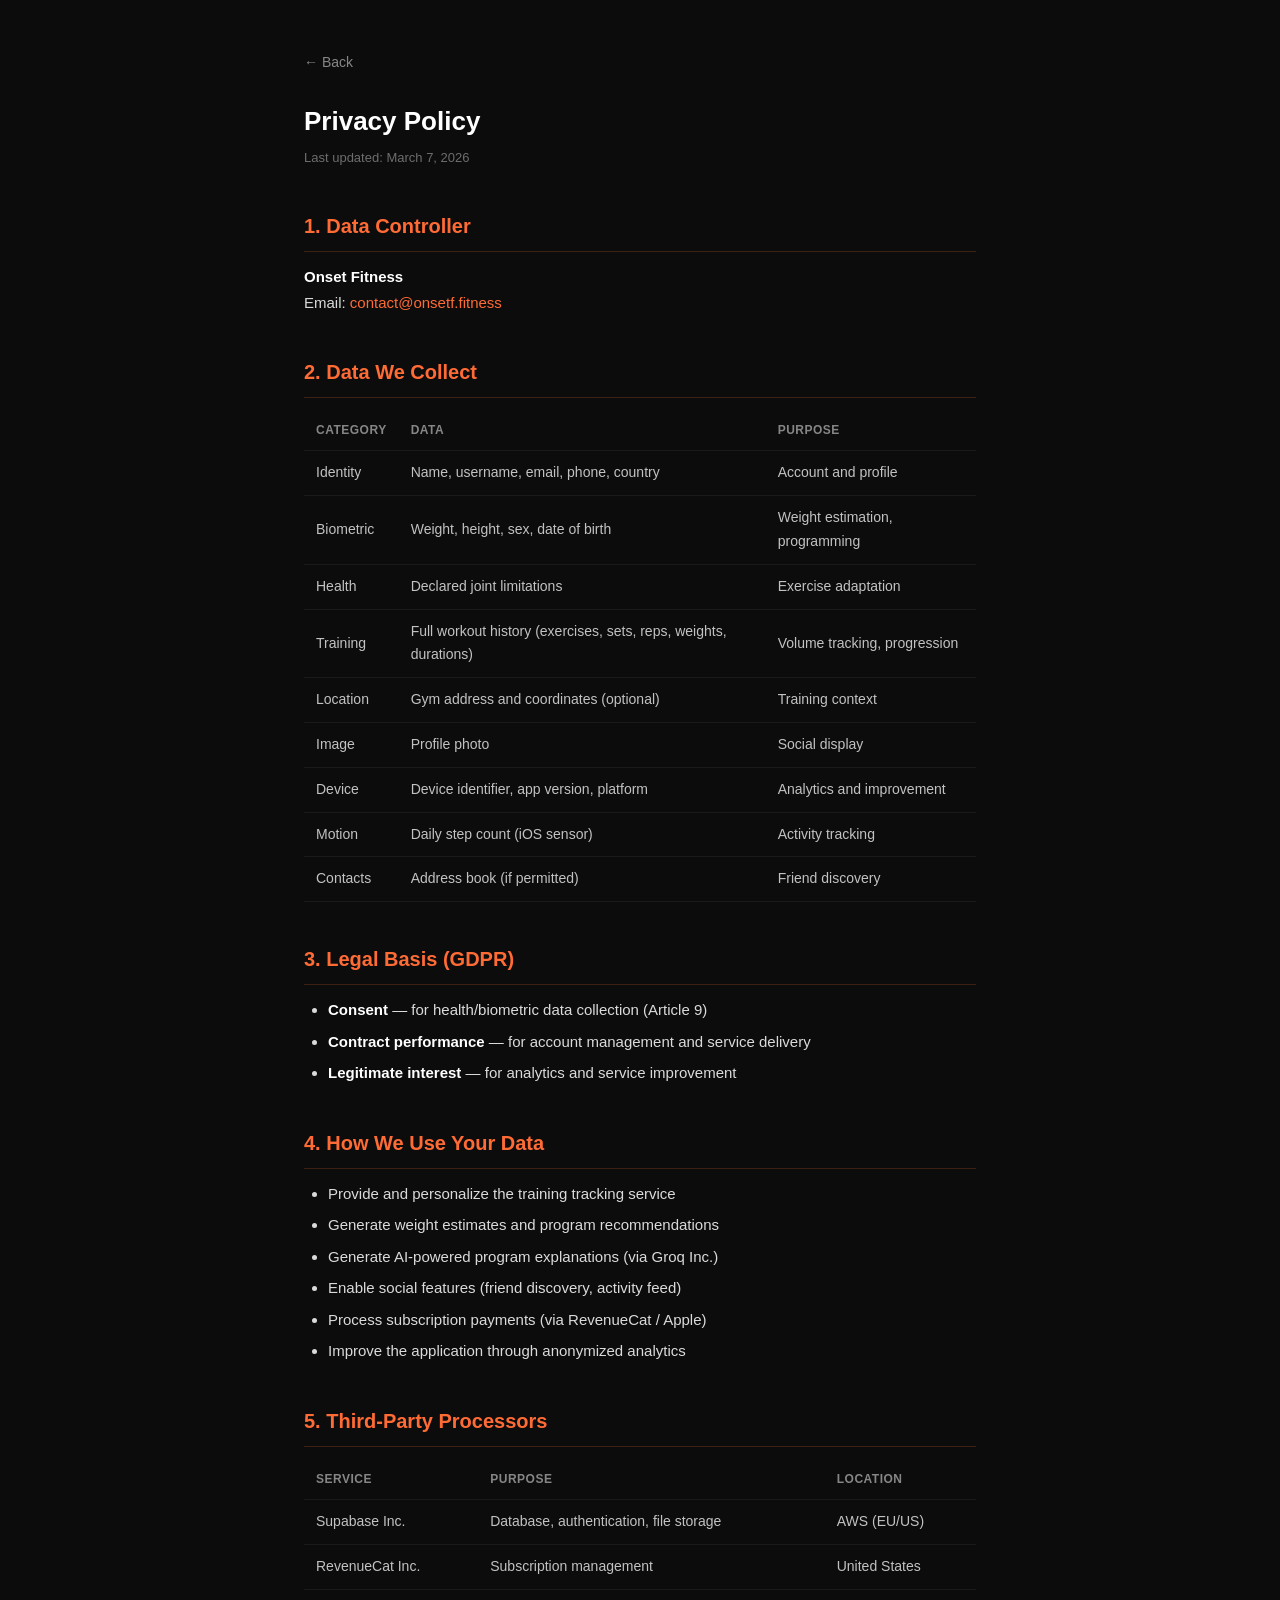
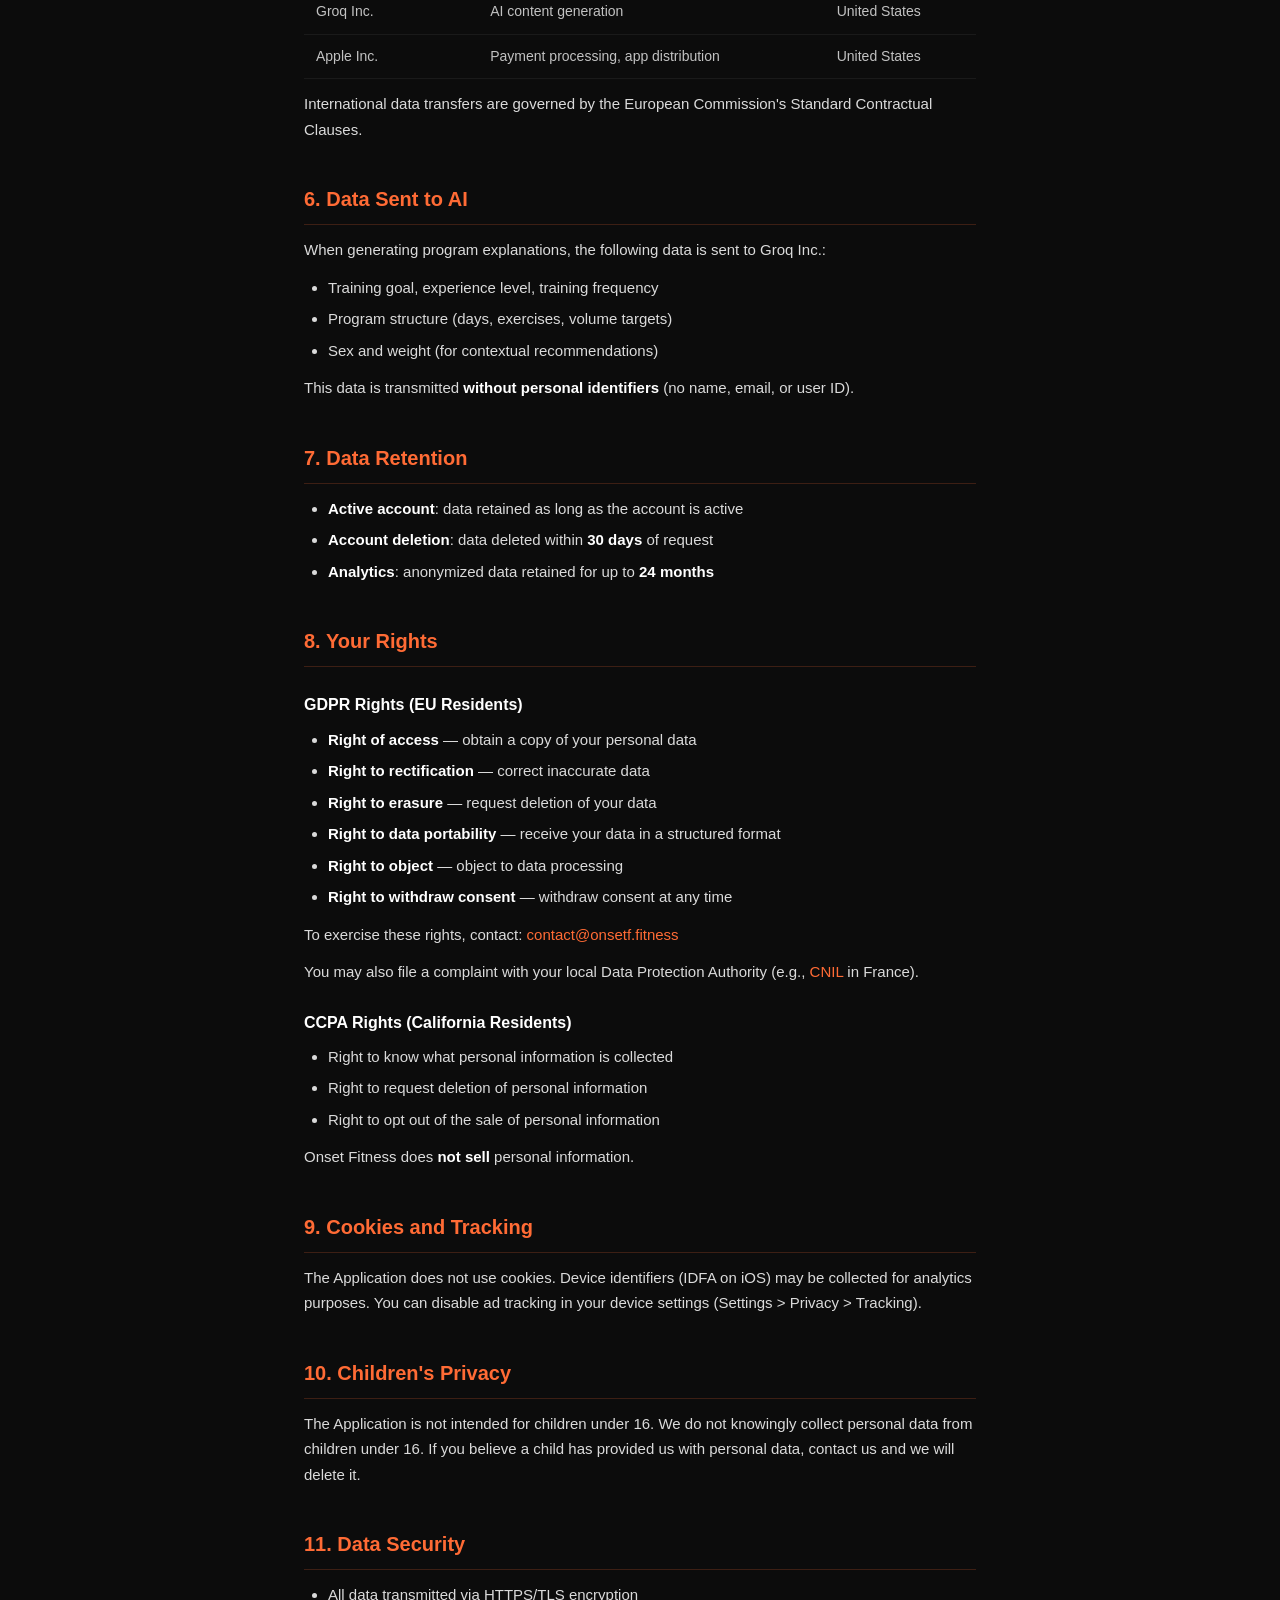
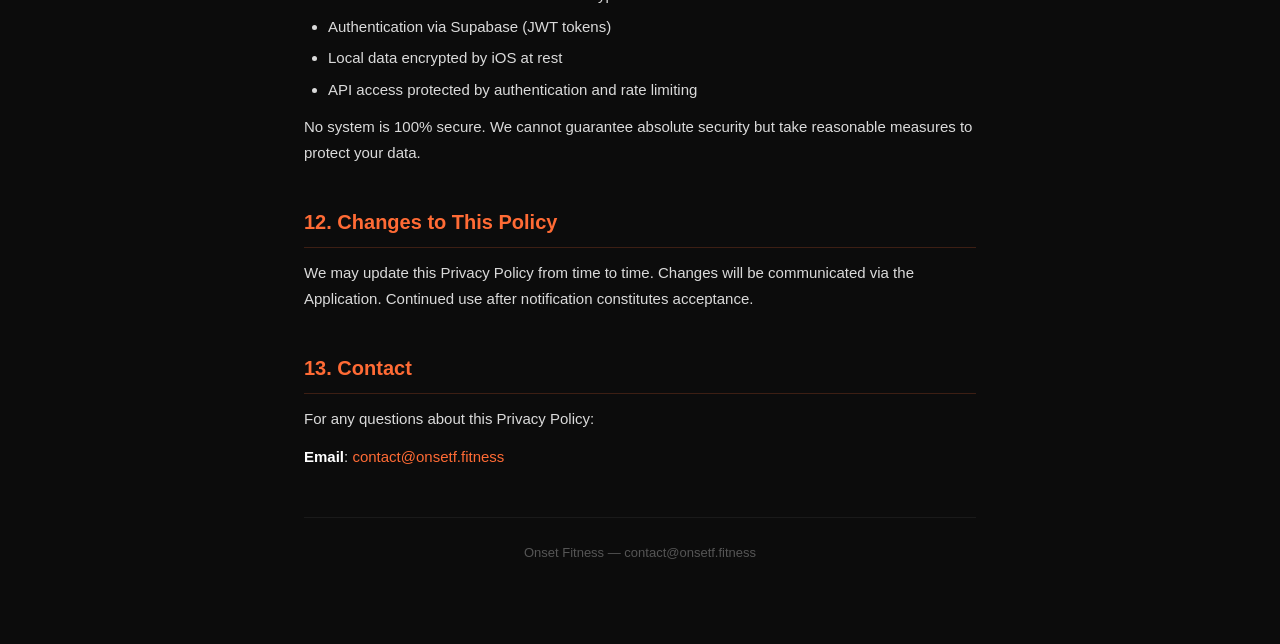
<file: privacy.html>
<!DOCTYPE html>
<html lang="en">
<head>
  <meta charset="UTF-8">
  <meta name="viewport" content="width=device-width, initial-scale=1.0">
  <title>Privacy Policy — Onset Fitness</title>
  <link rel="stylesheet" href="style.css">
</head>
<body>
  <div class="container">
    <a href="index.html" class="back">&larr; Back</a>
    <h1>Privacy Policy</h1>
    <p class="updated">Last updated: March 7, 2026</p>

    <h2>1. Data Controller</h2>
    <p><strong>Onset Fitness</strong><br>
    Email: <a href="mailto:contact@onsetf.fitness">contact@onsetf.fitness</a></p>

    <h2>2. Data We Collect</h2>
    <table>
      <thead>
        <tr><th>Category</th><th>Data</th><th>Purpose</th></tr>
      </thead>
      <tbody>
        <tr><td>Identity</td><td>Name, username, email, phone, country</td><td>Account and profile</td></tr>
        <tr><td>Biometric</td><td>Weight, height, sex, date of birth</td><td>Weight estimation, programming</td></tr>
        <tr><td>Health</td><td>Declared joint limitations</td><td>Exercise adaptation</td></tr>
        <tr><td>Training</td><td>Full workout history (exercises, sets, reps, weights, durations)</td><td>Volume tracking, progression</td></tr>
        <tr><td>Location</td><td>Gym address and coordinates (optional)</td><td>Training context</td></tr>
        <tr><td>Image</td><td>Profile photo</td><td>Social display</td></tr>
        <tr><td>Device</td><td>Device identifier, app version, platform</td><td>Analytics and improvement</td></tr>
        <tr><td>Motion</td><td>Daily step count (iOS sensor)</td><td>Activity tracking</td></tr>
        <tr><td>Contacts</td><td>Address book (if permitted)</td><td>Friend discovery</td></tr>
      </tbody>
    </table>

    <h2>3. Legal Basis (GDPR)</h2>
    <ul>
      <li><strong>Consent</strong> — for health/biometric data collection (Article 9)</li>
      <li><strong>Contract performance</strong> — for account management and service delivery</li>
      <li><strong>Legitimate interest</strong> — for analytics and service improvement</li>
    </ul>

    <h2>4. How We Use Your Data</h2>
    <ul>
      <li>Provide and personalize the training tracking service</li>
      <li>Generate weight estimates and program recommendations</li>
      <li>Generate AI-powered program explanations (via Groq Inc.)</li>
      <li>Enable social features (friend discovery, activity feed)</li>
      <li>Process subscription payments (via RevenueCat / Apple)</li>
      <li>Improve the application through anonymized analytics</li>
    </ul>

    <h2>5. Third-Party Processors</h2>
    <table>
      <thead>
        <tr><th>Service</th><th>Purpose</th><th>Location</th></tr>
      </thead>
      <tbody>
        <tr><td>Supabase Inc.</td><td>Database, authentication, file storage</td><td>AWS (EU/US)</td></tr>
        <tr><td>RevenueCat Inc.</td><td>Subscription management</td><td>United States</td></tr>
        <tr><td>Groq Inc.</td><td>AI content generation</td><td>United States</td></tr>
        <tr><td>Apple Inc.</td><td>Payment processing, app distribution</td><td>United States</td></tr>
      </tbody>
    </table>
    <p>International data transfers are governed by the European Commission's Standard Contractual Clauses.</p>

    <h2>6. Data Sent to AI</h2>
    <p>When generating program explanations, the following data is sent to Groq Inc.:</p>
    <ul>
      <li>Training goal, experience level, training frequency</li>
      <li>Program structure (days, exercises, volume targets)</li>
      <li>Sex and weight (for contextual recommendations)</li>
    </ul>
    <p>This data is transmitted <strong>without personal identifiers</strong> (no name, email, or user ID).</p>

    <h2>7. Data Retention</h2>
    <ul>
      <li><strong>Active account</strong>: data retained as long as the account is active</li>
      <li><strong>Account deletion</strong>: data deleted within <strong>30 days</strong> of request</li>
      <li><strong>Analytics</strong>: anonymized data retained for up to <strong>24 months</strong></li>
    </ul>

    <h2>8. Your Rights</h2>
    <h3>GDPR Rights (EU Residents)</h3>
    <ul>
      <li><strong>Right of access</strong> — obtain a copy of your personal data</li>
      <li><strong>Right to rectification</strong> — correct inaccurate data</li>
      <li><strong>Right to erasure</strong> — request deletion of your data</li>
      <li><strong>Right to data portability</strong> — receive your data in a structured format</li>
      <li><strong>Right to object</strong> — object to data processing</li>
      <li><strong>Right to withdraw consent</strong> — withdraw consent at any time</li>
    </ul>
    <p>To exercise these rights, contact: <a href="mailto:contact@onsetf.fitness">contact@onsetf.fitness</a></p>
    <p>You may also file a complaint with your local Data Protection Authority (e.g., <a href="https://www.cnil.fr">CNIL</a> in France).</p>

    <h3>CCPA Rights (California Residents)</h3>
    <ul>
      <li>Right to know what personal information is collected</li>
      <li>Right to request deletion of personal information</li>
      <li>Right to opt out of the sale of personal information</li>
    </ul>
    <p>Onset Fitness does <strong>not sell</strong> personal information.</p>

    <h2>9. Cookies and Tracking</h2>
    <p>The Application does not use cookies. Device identifiers (IDFA on iOS) may be collected for analytics purposes. You can disable ad tracking in your device settings (Settings &gt; Privacy &gt; Tracking).</p>

    <h2>10. Children's Privacy</h2>
    <p>The Application is not intended for children under 16. We do not knowingly collect personal data from children under 16. If you believe a child has provided us with personal data, contact us and we will delete it.</p>

    <h2>11. Data Security</h2>
    <ul>
      <li>All data transmitted via HTTPS/TLS encryption</li>
      <li>Authentication via Supabase (JWT tokens)</li>
      <li>Local data encrypted by iOS at rest</li>
      <li>API access protected by authentication and rate limiting</li>
    </ul>
    <p>No system is 100% secure. We cannot guarantee absolute security but take reasonable measures to protect your data.</p>

    <h2>12. Changes to This Policy</h2>
    <p>We may update this Privacy Policy from time to time. Changes will be communicated via the Application. Continued use after notification constitutes acceptance.</p>

    <h2>13. Contact</h2>
    <p>For any questions about this Privacy Policy:</p>
    <p><strong>Email</strong>: <a href="mailto:contact@onsetf.fitness">contact@onsetf.fitness</a></p>

    <div class="footer">Onset Fitness &mdash; contact@onsetf.fitness</div>
  </div>
</body>
</html>
</file>
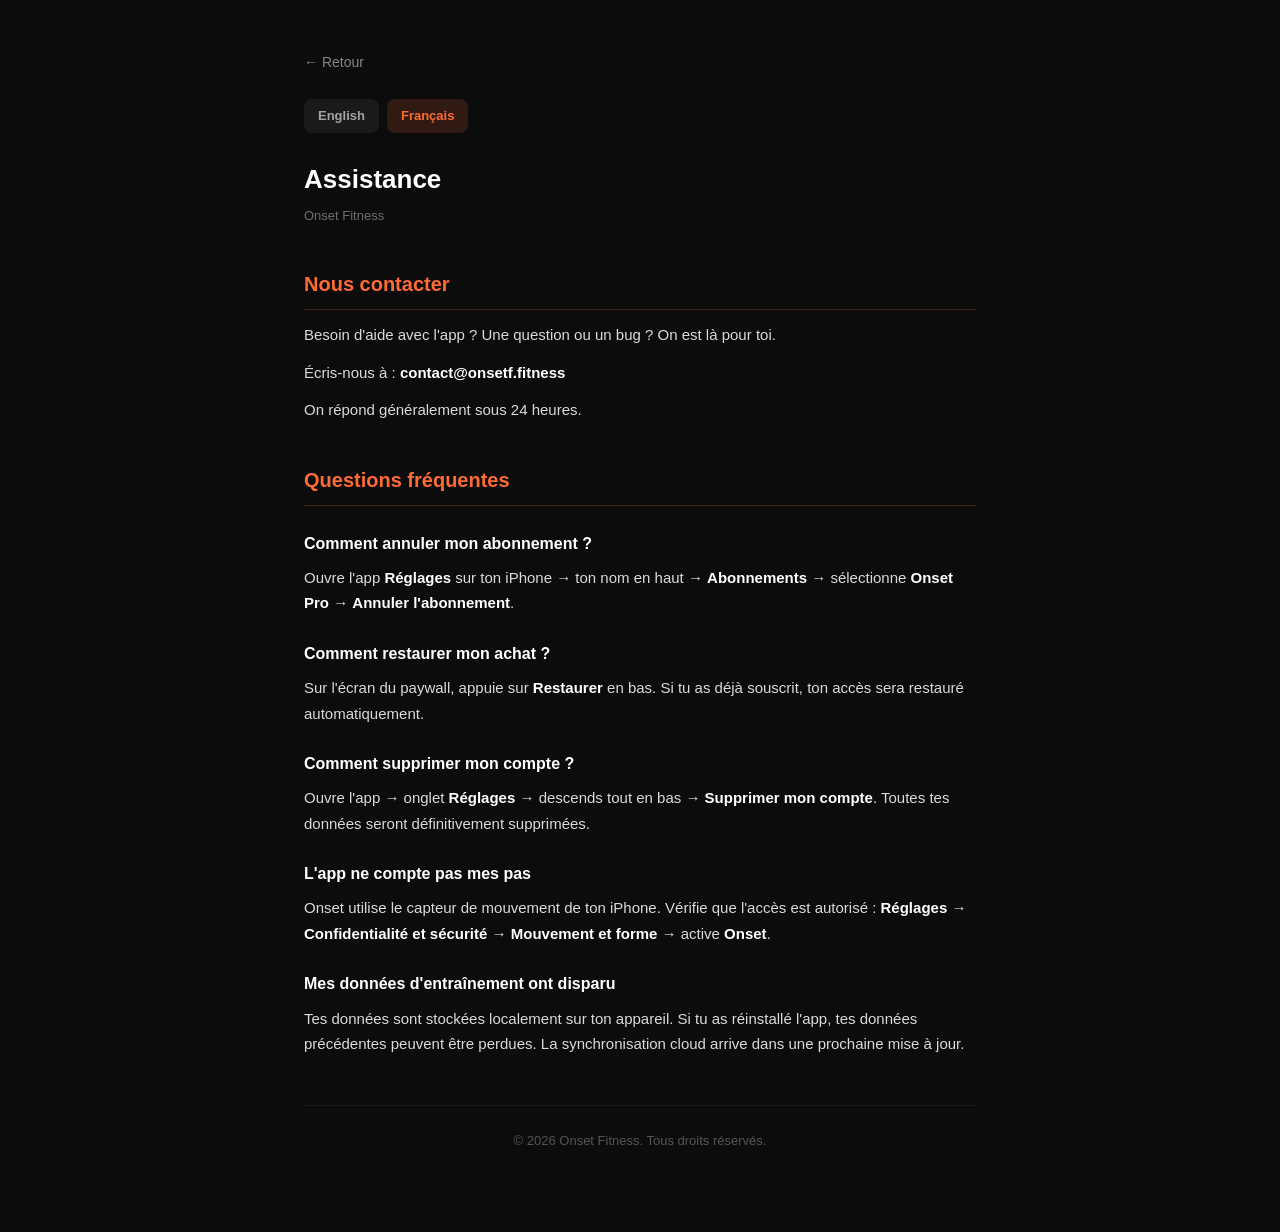
<file: support-fr.html>
<!DOCTYPE html>
<html lang="fr">
<head>
<meta charset="UTF-8">
<meta name="viewport" content="width=device-width, initial-scale=1.0">
<title>Onset Fitness — Assistance</title>
<link rel="stylesheet" href="style.css">
</head>
<body>
<div class="container">

<a href="index.html" class="back">&larr; Retour</a>

<div class="lang-switch">
<a href="support.html">English</a>
<a href="support-fr.html" class="active">Français</a>
</div>

<h1>Assistance</h1>
<p class="updated">Onset Fitness</p>

<h2>Nous contacter</h2>
<p>Besoin d'aide avec l'app ? Une question ou un bug ? On est là pour toi.</p>
<p>Écris-nous à : <a href="mailto:contact@onsetf.fitness"><strong>contact@onsetf.fitness</strong></a></p>
<p>On répond généralement sous 24 heures.</p>

<h2>Questions fréquentes</h2>

<h3>Comment annuler mon abonnement ?</h3>
<p>Ouvre l'app <strong>Réglages</strong> sur ton iPhone &rarr; ton nom en haut &rarr; <strong>Abonnements</strong> &rarr; sélectionne <strong>Onset Pro</strong> &rarr; <strong>Annuler l'abonnement</strong>.</p>

<h3>Comment restaurer mon achat ?</h3>
<p>Sur l'écran du paywall, appuie sur <strong>Restaurer</strong> en bas. Si tu as déjà souscrit, ton accès sera restauré automatiquement.</p>

<h3>Comment supprimer mon compte ?</h3>
<p>Ouvre l'app &rarr; onglet <strong>Réglages</strong> &rarr; descends tout en bas &rarr; <strong>Supprimer mon compte</strong>. Toutes tes données seront définitivement supprimées.</p>

<h3>L'app ne compte pas mes pas</h3>
<p>Onset utilise le capteur de mouvement de ton iPhone. Vérifie que l'accès est autorisé : <strong>Réglages</strong> &rarr; <strong>Confidentialité et sécurité</strong> &rarr; <strong>Mouvement et forme</strong> &rarr; active <strong>Onset</strong>.</p>

<h3>Mes données d'entraînement ont disparu</h3>
<p>Tes données sont stockées localement sur ton appareil. Si tu as réinstallé l'app, tes données précédentes peuvent être perdues. La synchronisation cloud arrive dans une prochaine mise à jour.</p>

<div class="footer">
&copy; 2026 Onset Fitness. Tous droits réservés.
</div>

</div>
</body>
</html>
</file>
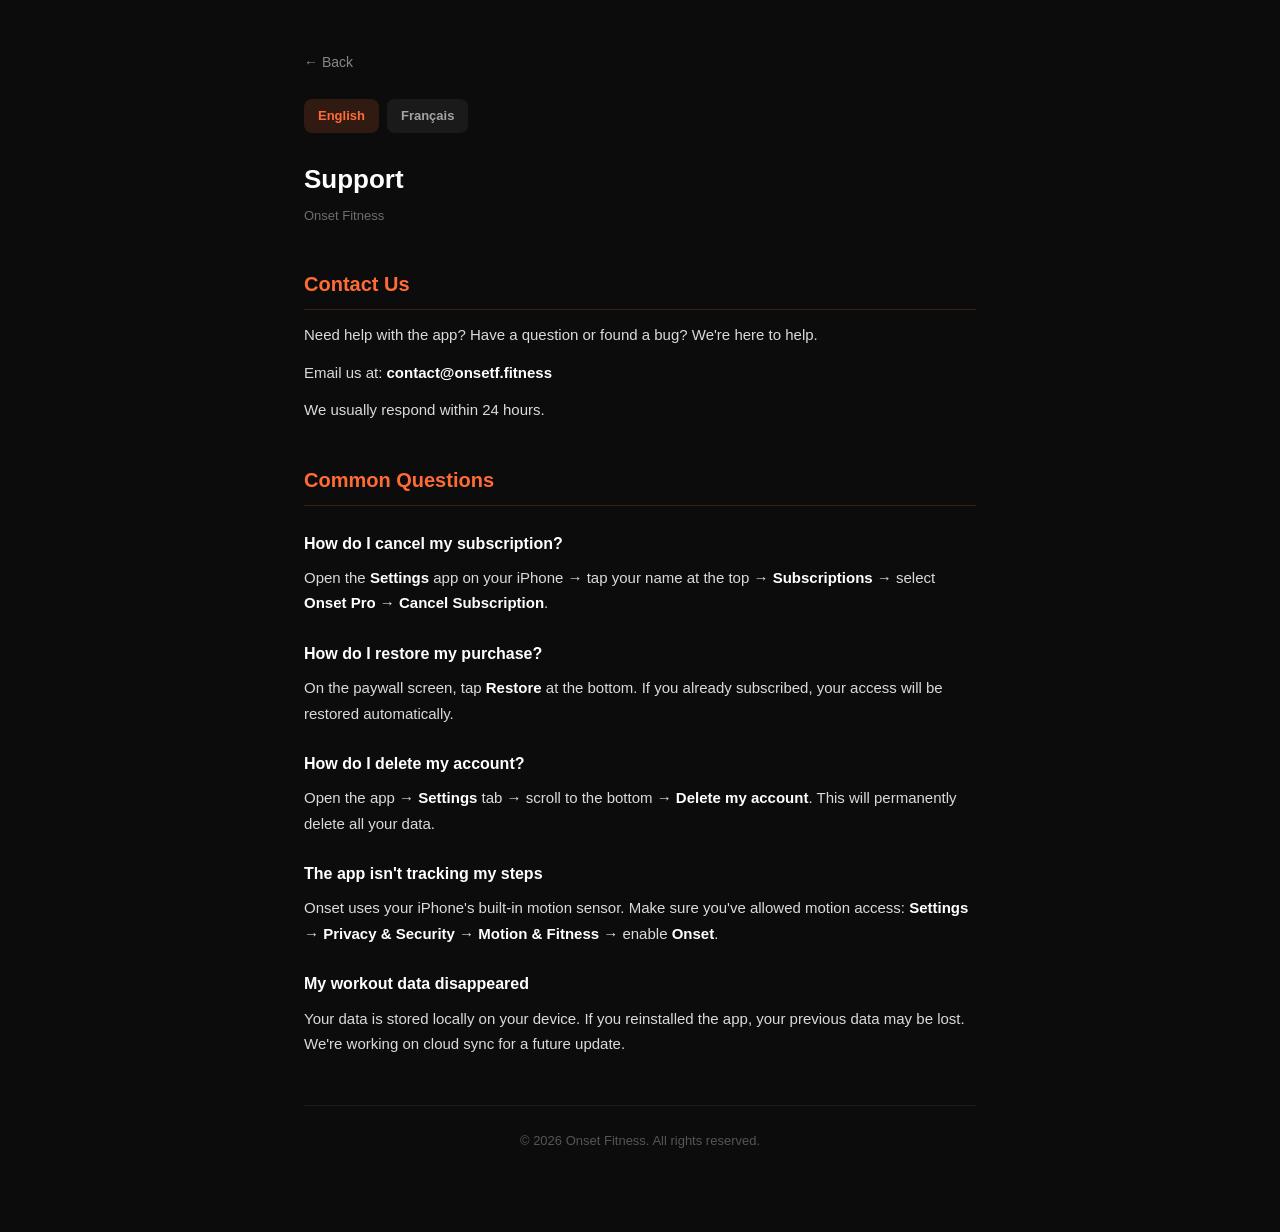
<file: support.html>
<!DOCTYPE html>
<html lang="en">
<head>
<meta charset="UTF-8">
<meta name="viewport" content="width=device-width, initial-scale=1.0">
<title>Onset Fitness — Support</title>
<link rel="stylesheet" href="style.css">
</head>
<body>
<div class="container">

<a href="index.html" class="back">&larr; Back</a>

<div class="lang-switch">
<a href="support.html" class="active">English</a>
<a href="support-fr.html">Français</a>
</div>

<h1>Support</h1>
<p class="updated">Onset Fitness</p>

<h2>Contact Us</h2>
<p>Need help with the app? Have a question or found a bug? We're here to help.</p>
<p>Email us at: <a href="mailto:contact@onsetf.fitness"><strong>contact@onsetf.fitness</strong></a></p>
<p>We usually respond within 24 hours.</p>

<h2>Common Questions</h2>

<h3>How do I cancel my subscription?</h3>
<p>Open the <strong>Settings</strong> app on your iPhone &rarr; tap your name at the top &rarr; <strong>Subscriptions</strong> &rarr; select <strong>Onset Pro</strong> &rarr; <strong>Cancel Subscription</strong>.</p>

<h3>How do I restore my purchase?</h3>
<p>On the paywall screen, tap <strong>Restore</strong> at the bottom. If you already subscribed, your access will be restored automatically.</p>

<h3>How do I delete my account?</h3>
<p>Open the app &rarr; <strong>Settings</strong> tab &rarr; scroll to the bottom &rarr; <strong>Delete my account</strong>. This will permanently delete all your data.</p>

<h3>The app isn't tracking my steps</h3>
<p>Onset uses your iPhone's built-in motion sensor. Make sure you've allowed motion access: <strong>Settings</strong> &rarr; <strong>Privacy & Security</strong> &rarr; <strong>Motion & Fitness</strong> &rarr; enable <strong>Onset</strong>.</p>

<h3>My workout data disappeared</h3>
<p>Your data is stored locally on your device. If you reinstalled the app, your previous data may be lost. We're working on cloud sync for a future update.</p>

<div class="footer">
&copy; 2026 Onset Fitness. All rights reserved.
</div>

</div>
</body>
</html>
</file>
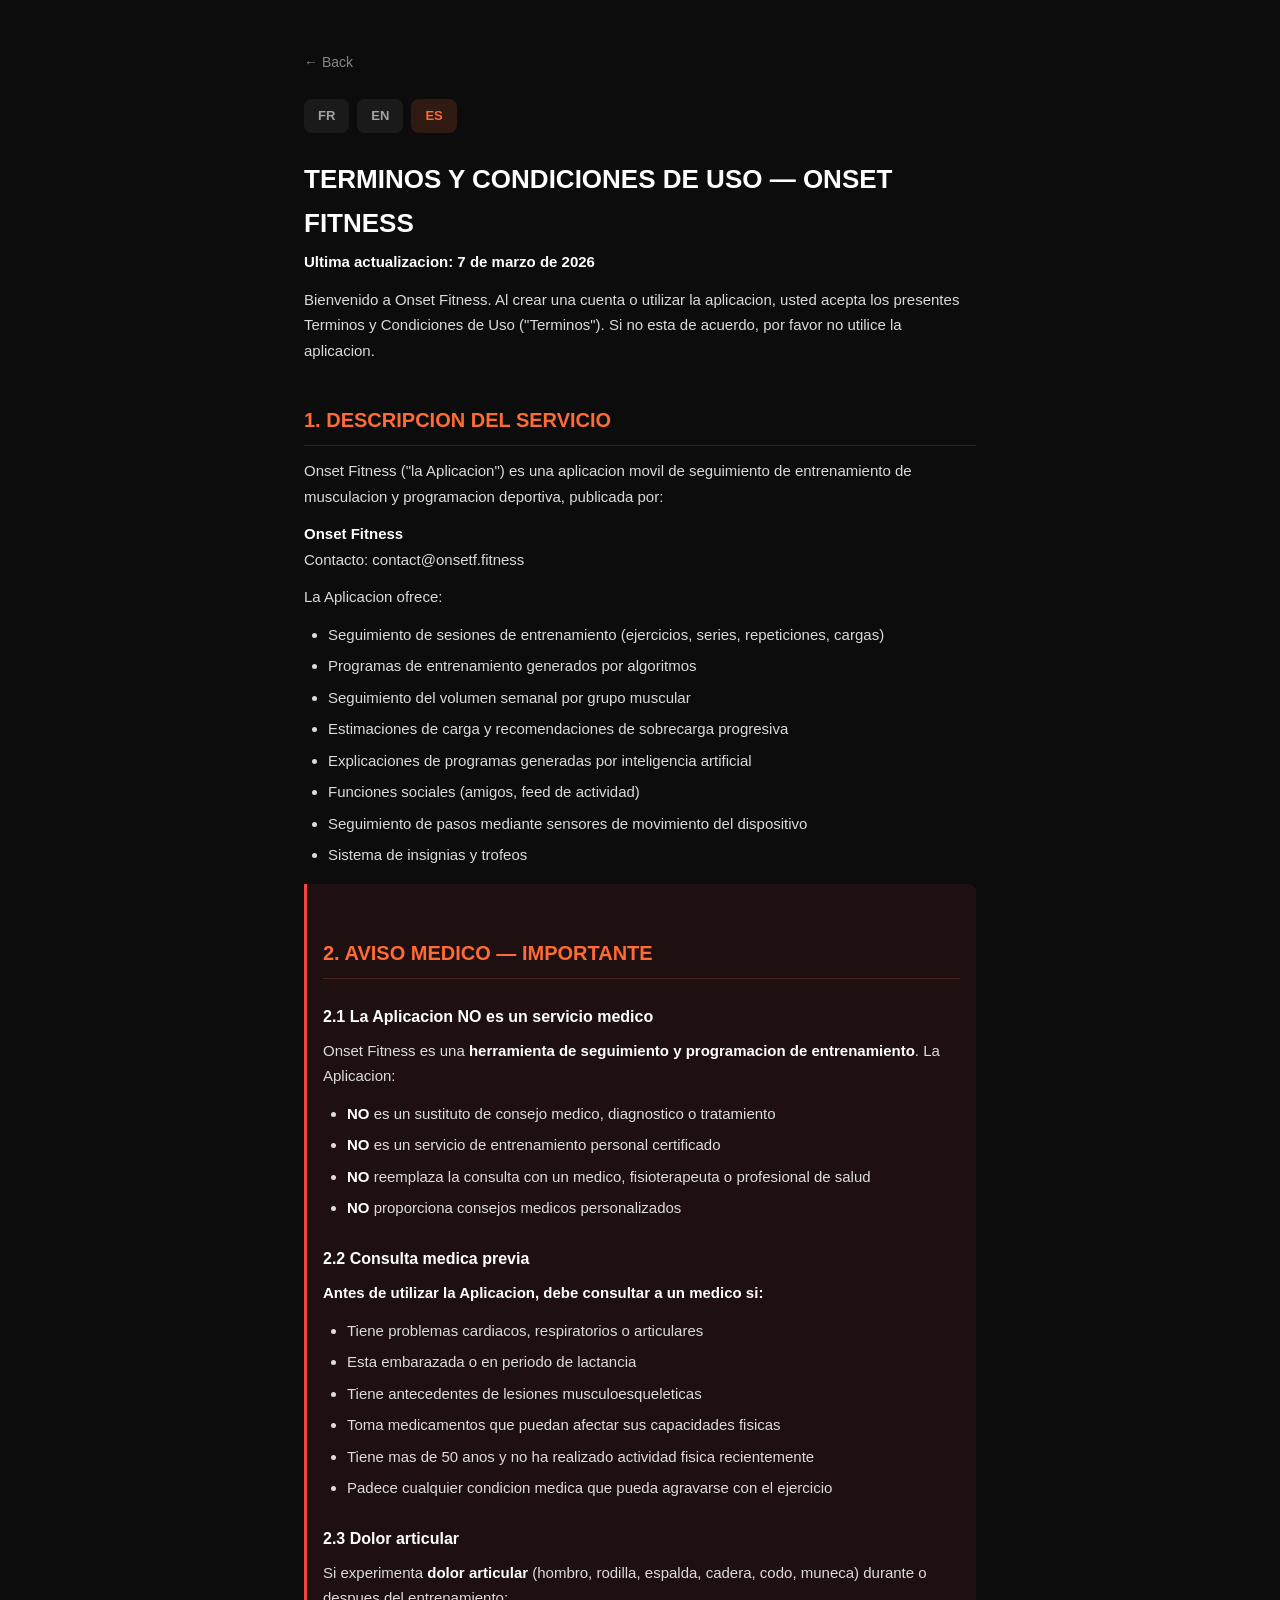
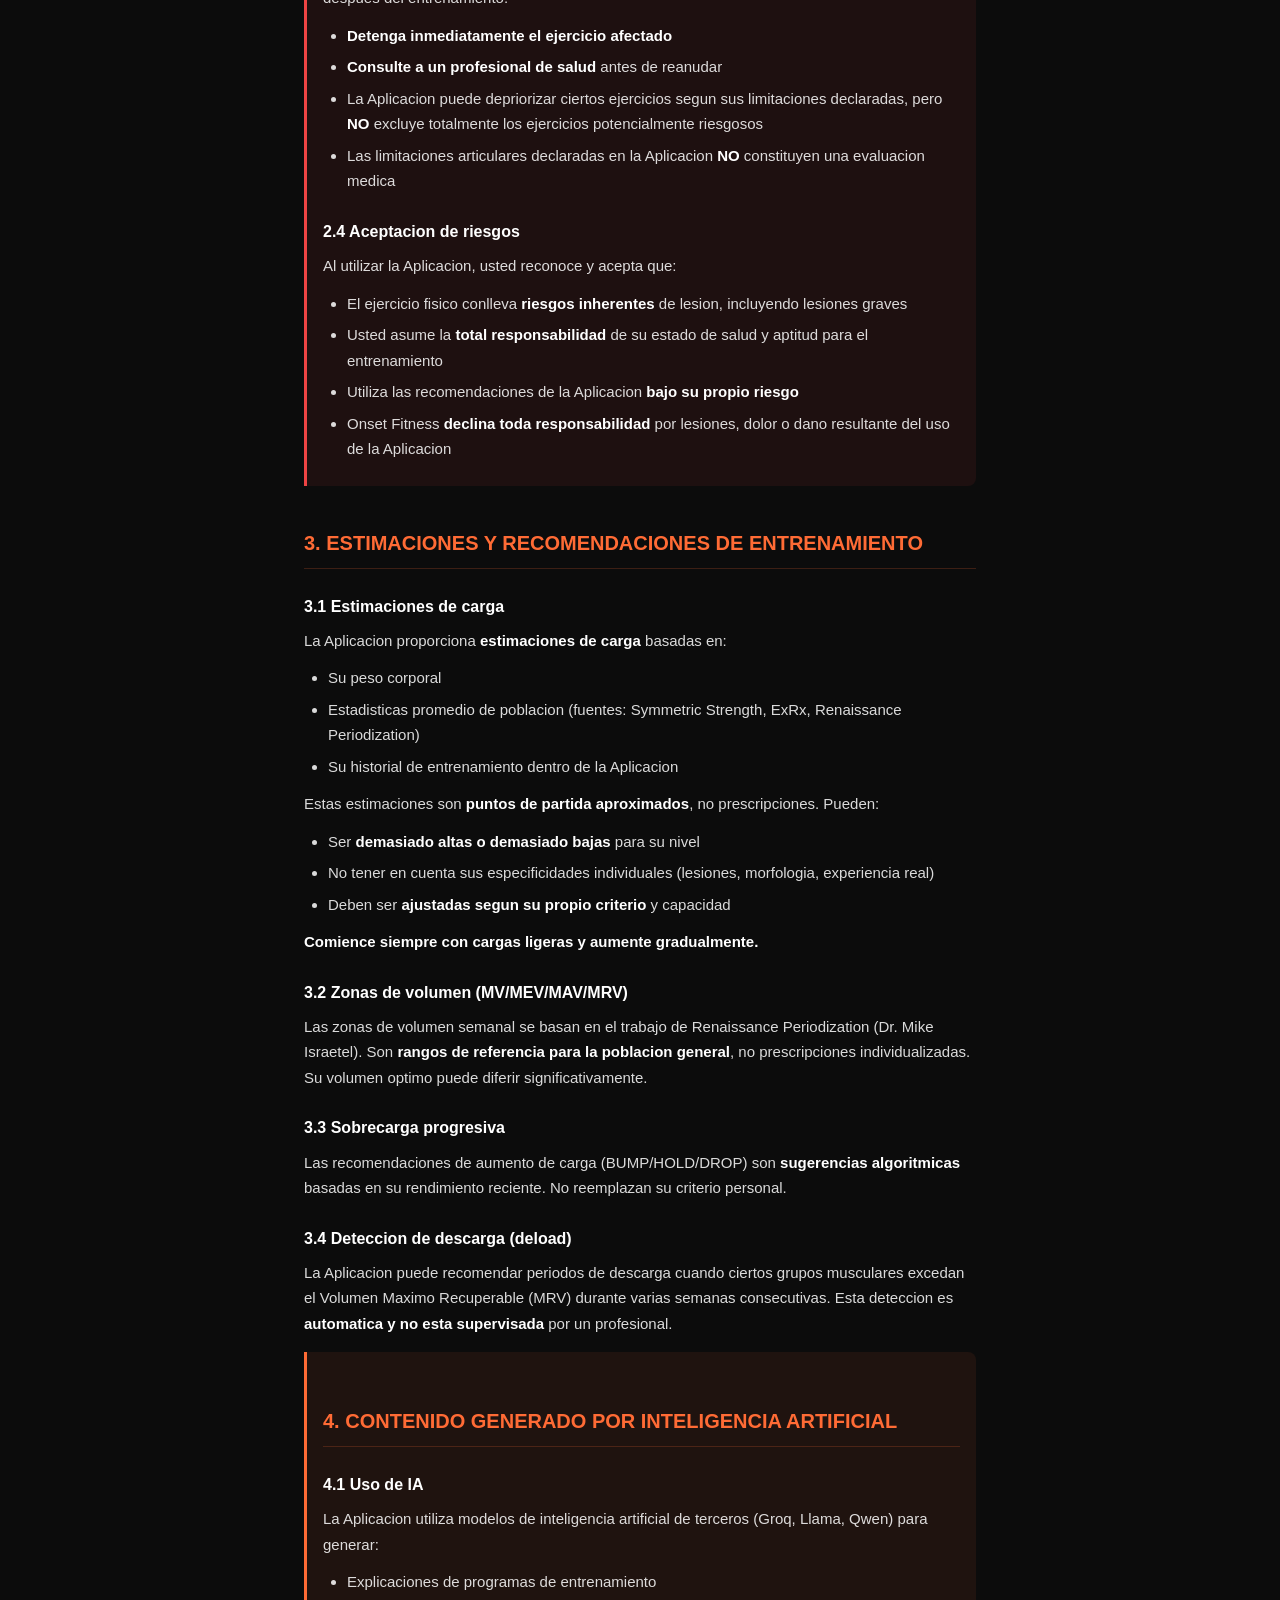
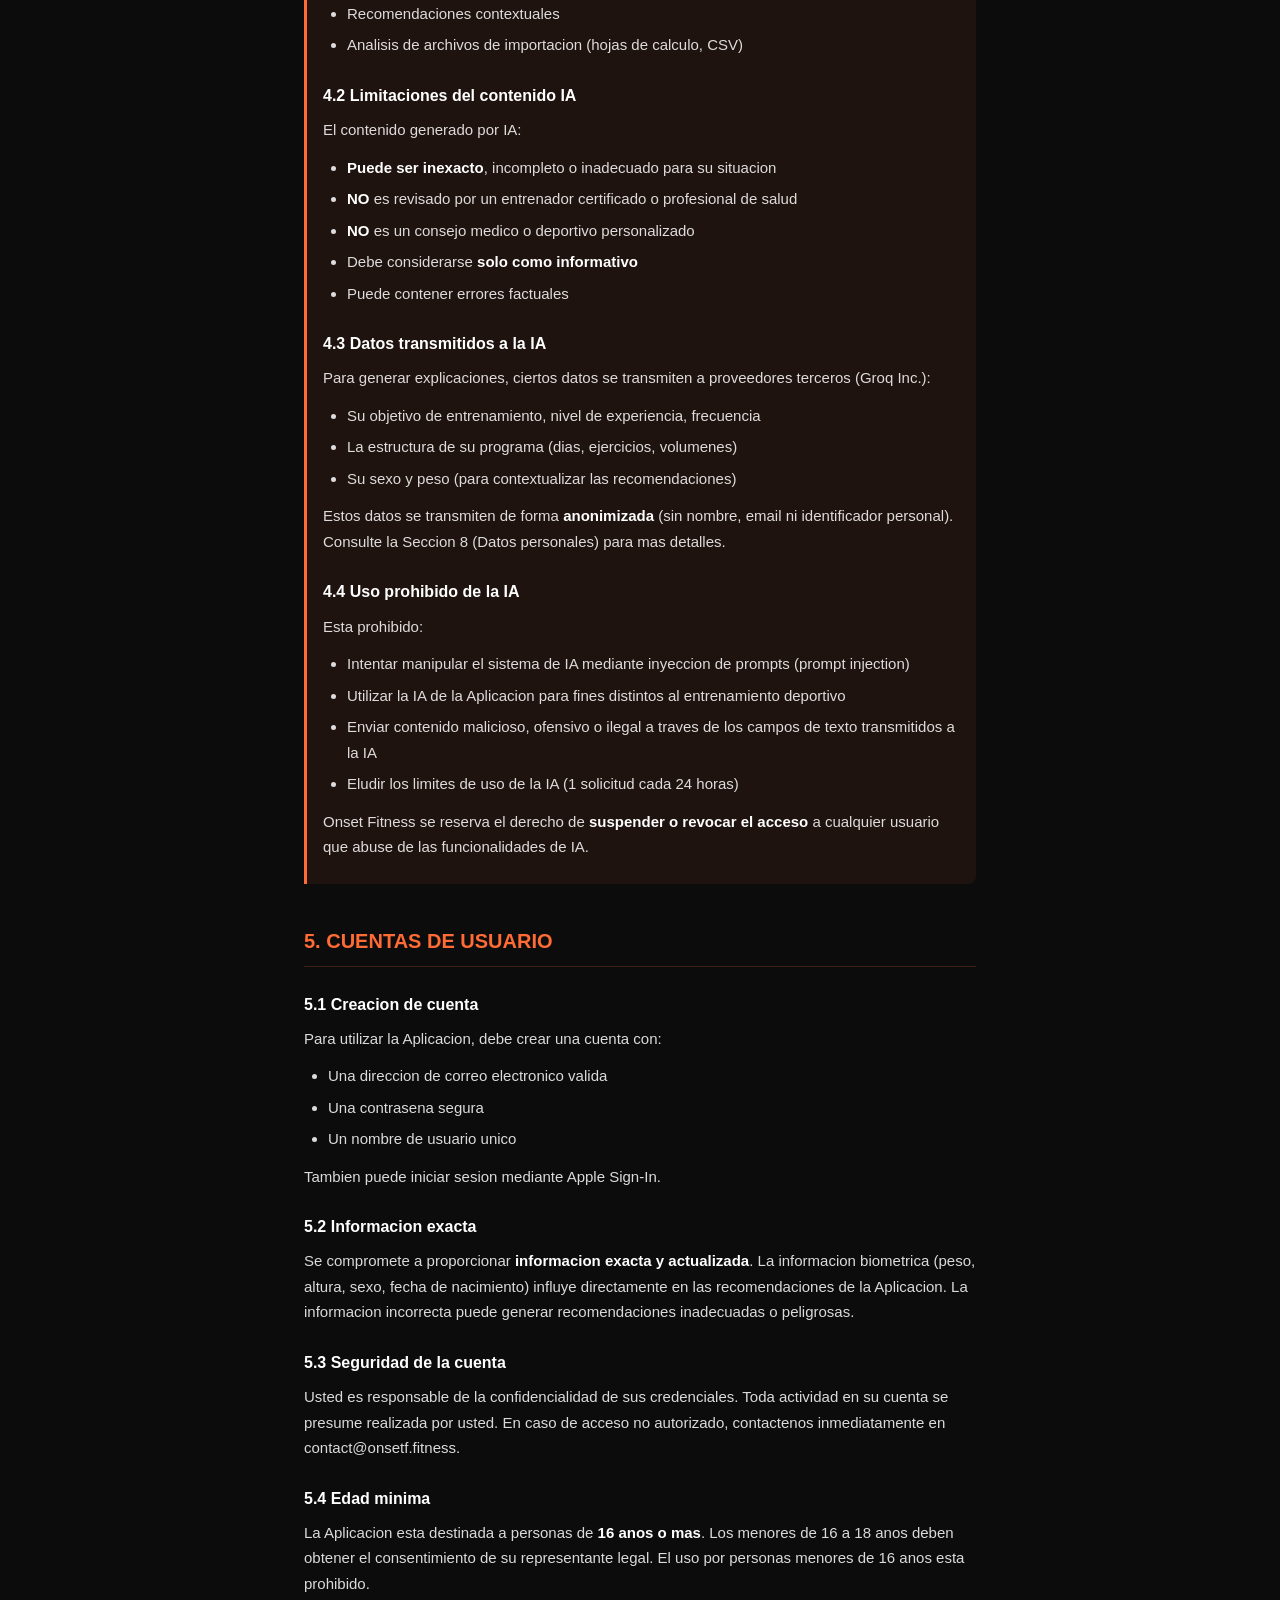
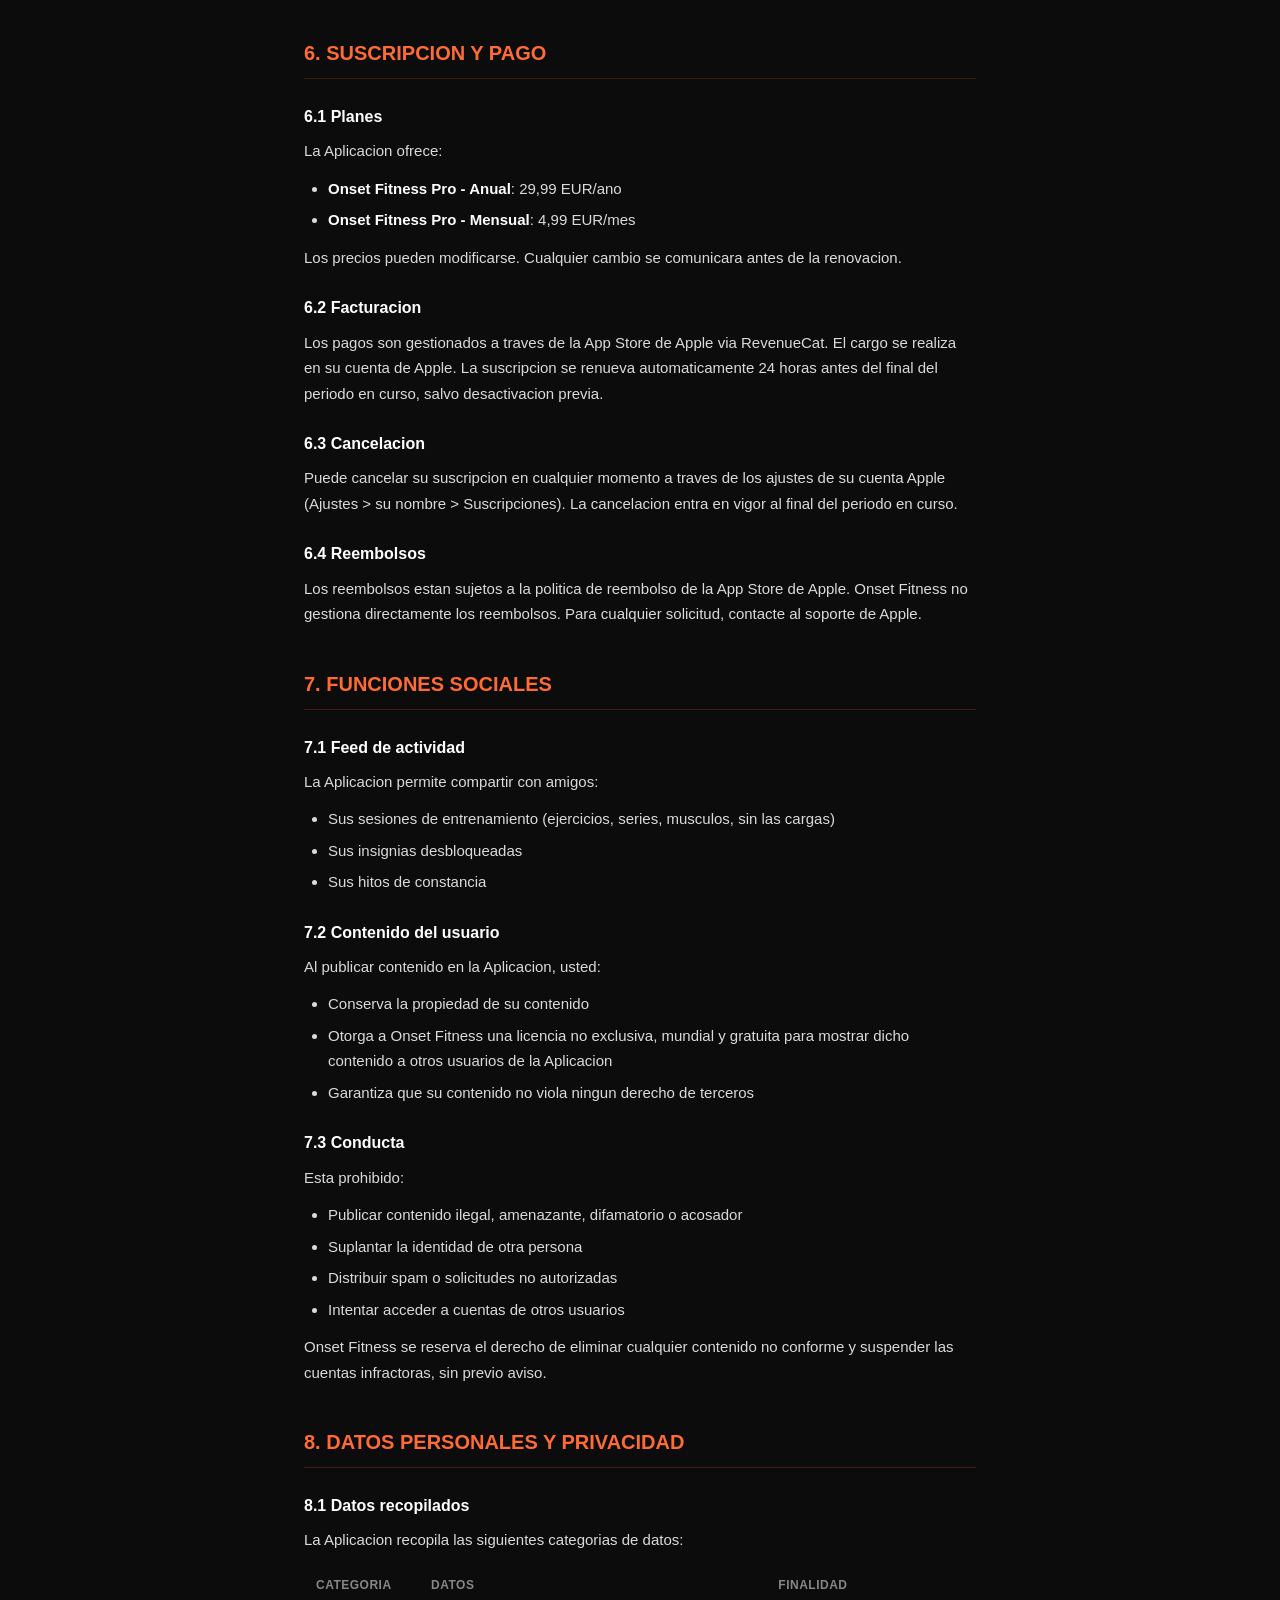
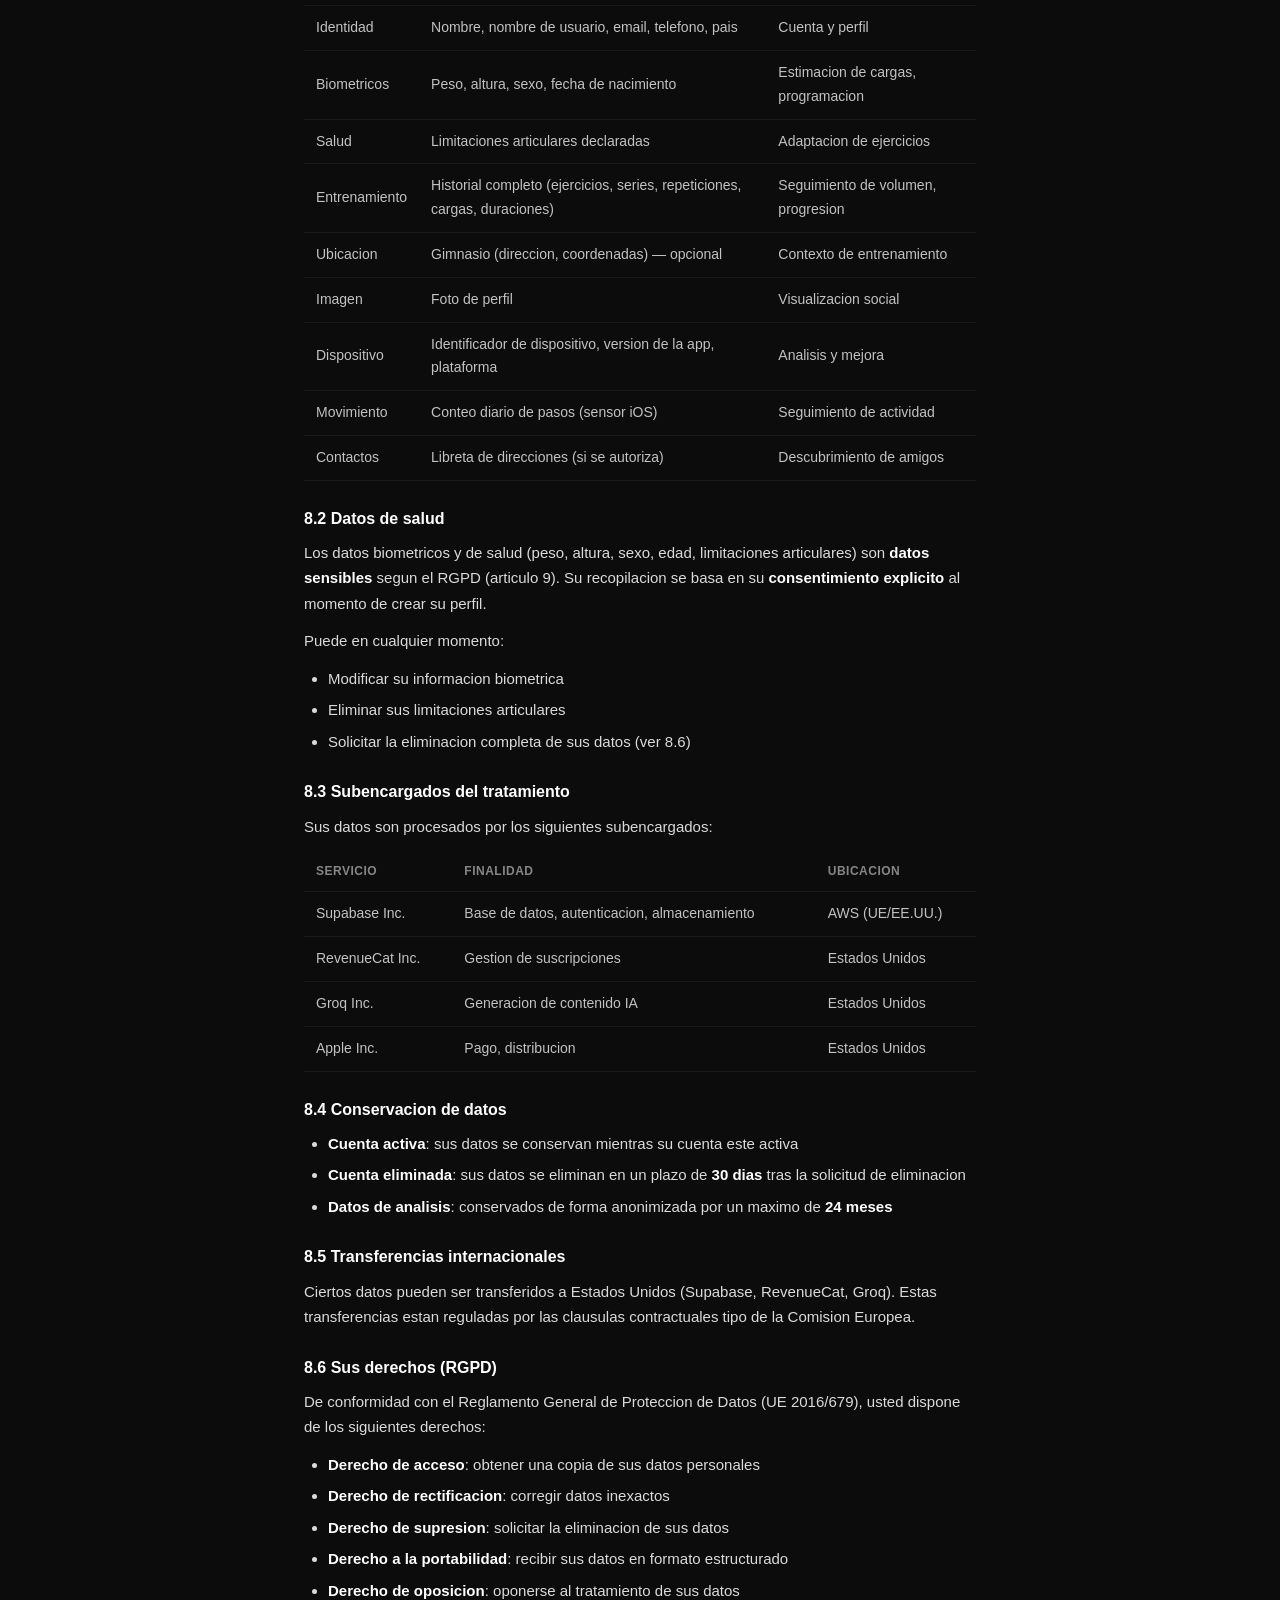
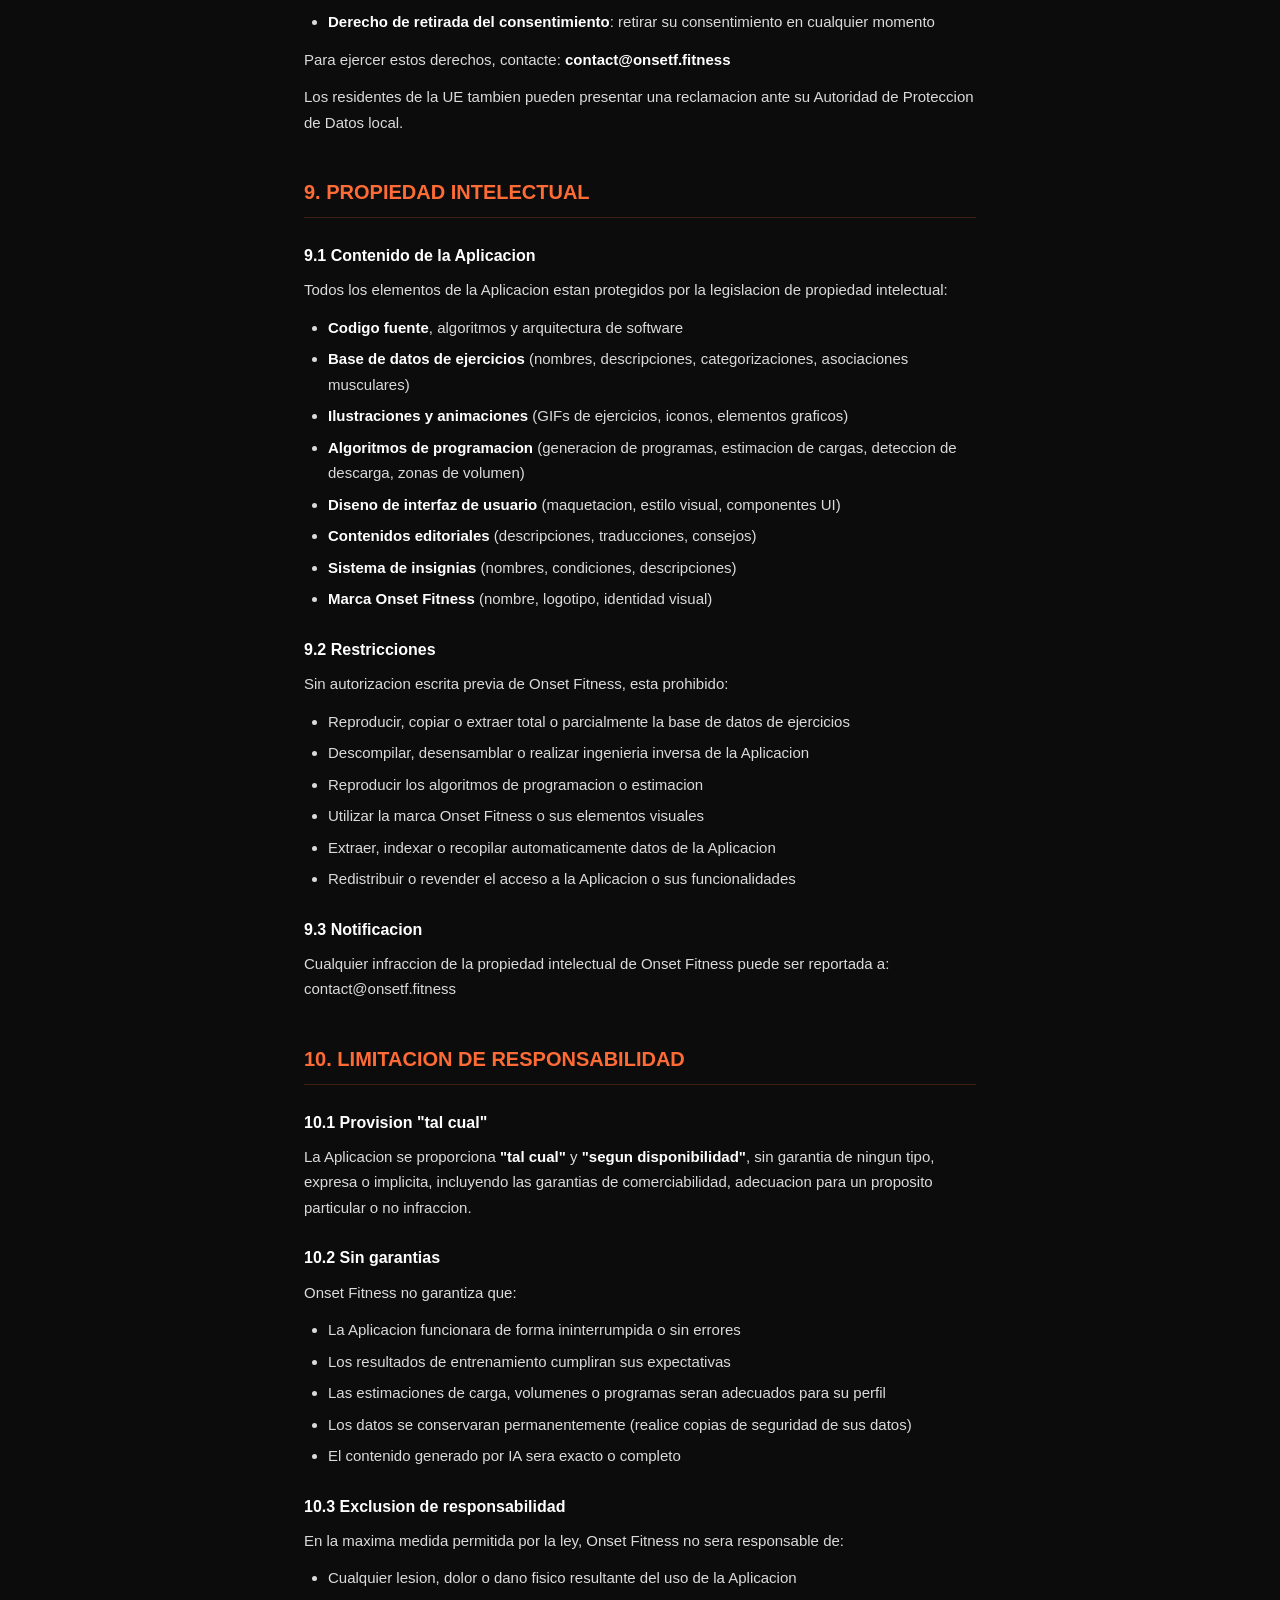
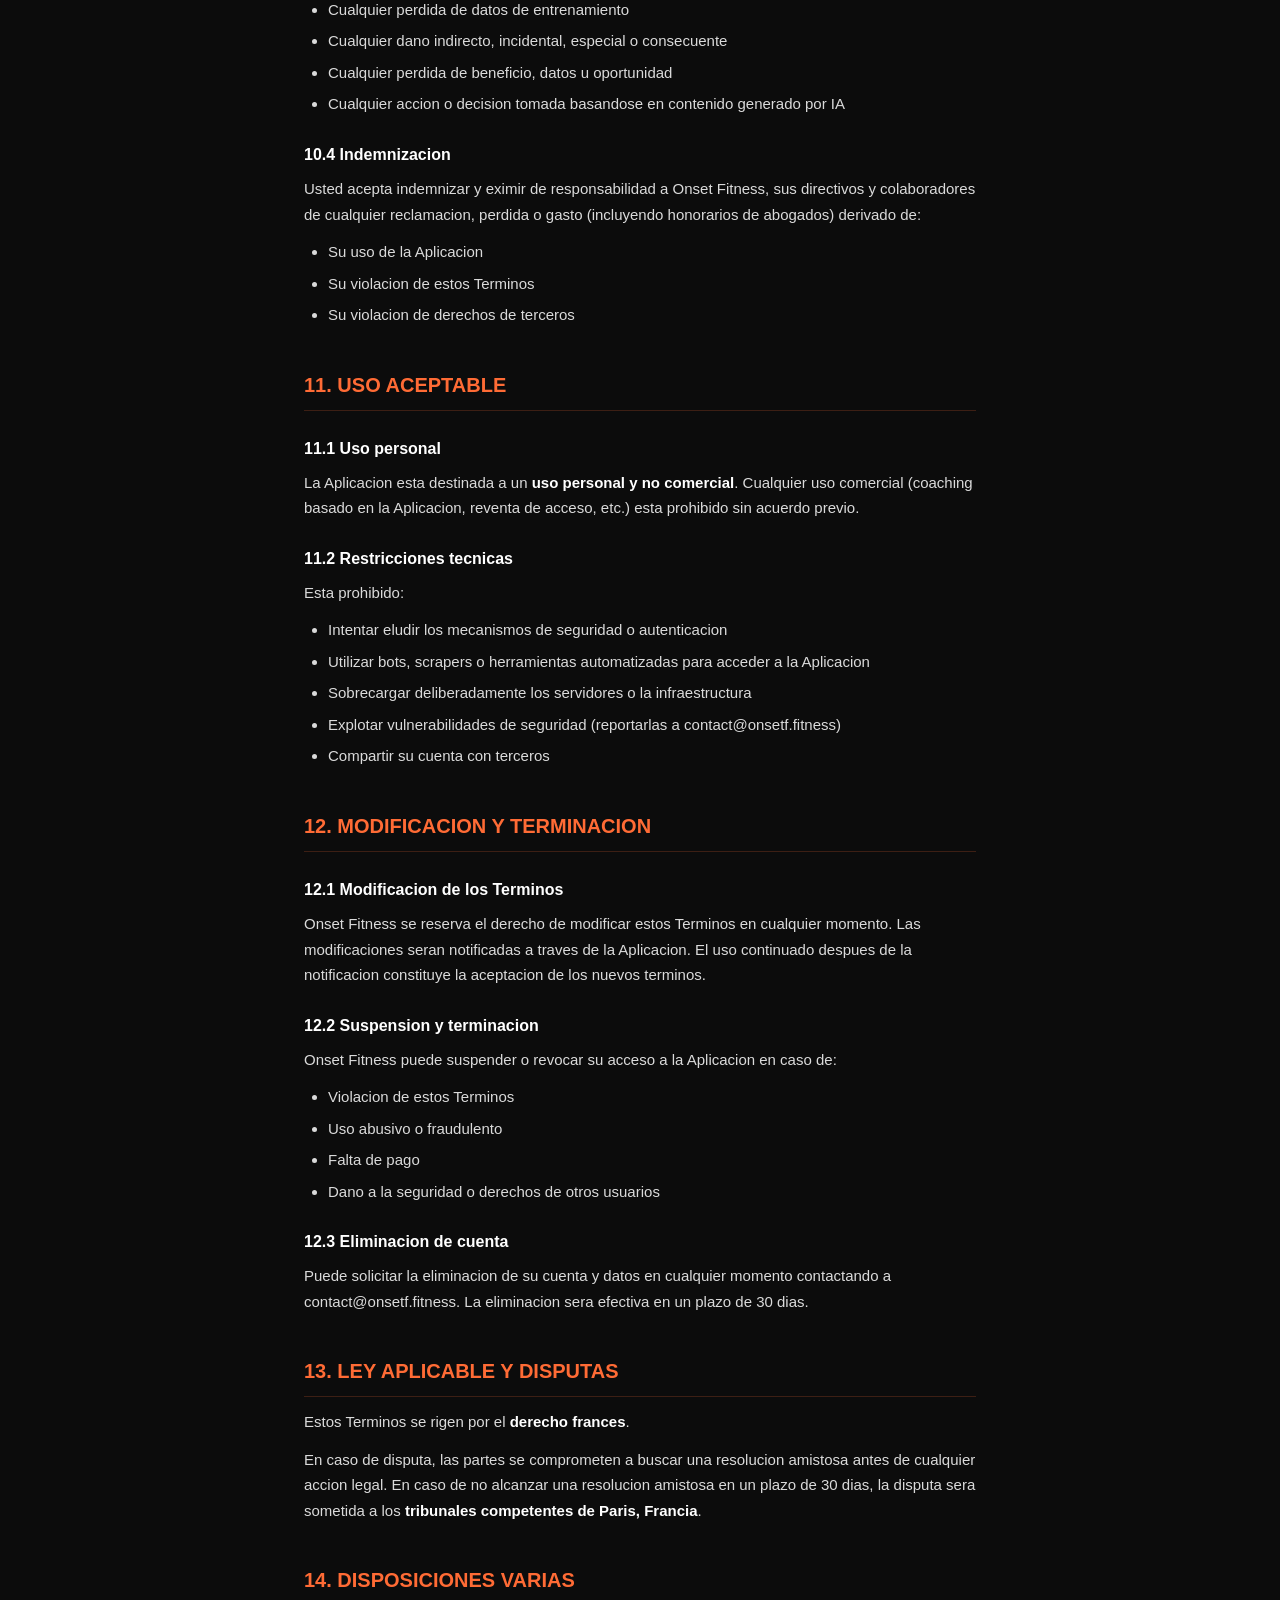
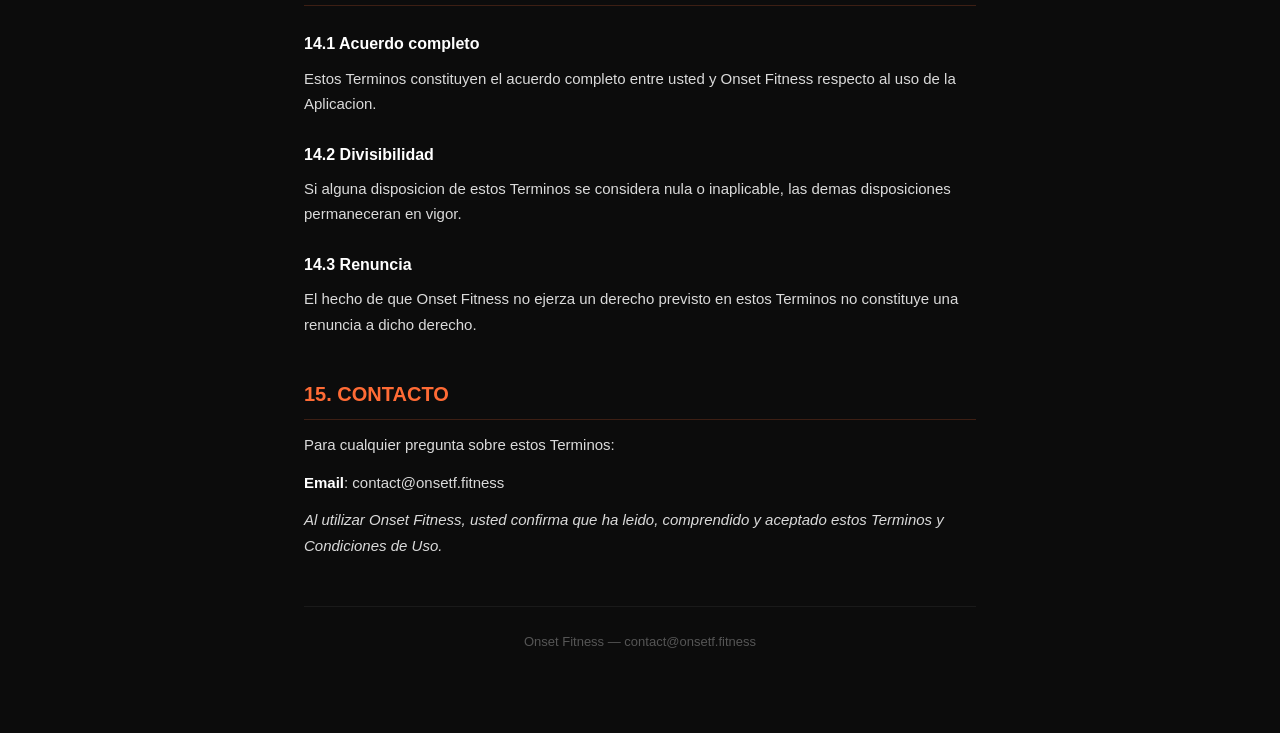
<file: terminos.html>
<!DOCTYPE html>
<html lang="es">
<head>
  <meta charset="UTF-8">
  <meta name="viewport" content="width=device-width, initial-scale=1.0">
  <title>Terminos y Condiciones de Uso — Onset Fitness</title>
  <link rel="stylesheet" href="style.css">
</head>
<body>
  <div class="container">
    <a href="index.html" class="back">&larr; Back</a>

    <div class="lang-switch">
      <a href="cgu.html">FR</a>
      <a href="terms.html">EN</a>
      <a href="terminos.html" class="active">ES</a>
    </div>

    <h1>TERMINOS Y CONDICIONES DE USO — ONSET FITNESS</h1>

    <p><strong>Ultima actualizacion: 7 de marzo de 2026</strong></p>

    <p>Bienvenido a Onset Fitness. Al crear una cuenta o utilizar la aplicacion, usted acepta los presentes Terminos y Condiciones de Uso ("Terminos"). Si no esta de acuerdo, por favor no utilice la aplicacion.</p>

    <h2>1. DESCRIPCION DEL SERVICIO</h2>

    <p>Onset Fitness ("la Aplicacion") es una aplicacion movil de seguimiento de entrenamiento de musculacion y programacion deportiva, publicada por:</p>

    <p><strong>Onset Fitness</strong><br>Contacto: contact@onsetf.fitness</p>

    <p>La Aplicacion ofrece:</p>
    <ul>
      <li>Seguimiento de sesiones de entrenamiento (ejercicios, series, repeticiones, cargas)</li>
      <li>Programas de entrenamiento generados por algoritmos</li>
      <li>Seguimiento del volumen semanal por grupo muscular</li>
      <li>Estimaciones de carga y recomendaciones de sobrecarga progresiva</li>
      <li>Explicaciones de programas generadas por inteligencia artificial</li>
      <li>Funciones sociales (amigos, feed de actividad)</li>
      <li>Seguimiento de pasos mediante sensores de movimiento del dispositivo</li>
      <li>Sistema de insignias y trofeos</li>
    </ul>

    <div class="warning">
      <h2>2. AVISO MEDICO — IMPORTANTE</h2>

      <h3>2.1 La Aplicacion NO es un servicio medico</h3>

      <p>Onset Fitness es una <strong>herramienta de seguimiento y programacion de entrenamiento</strong>. La Aplicacion:</p>
      <ul>
        <li><strong>NO</strong> es un sustituto de consejo medico, diagnostico o tratamiento</li>
        <li><strong>NO</strong> es un servicio de entrenamiento personal certificado</li>
        <li><strong>NO</strong> reemplaza la consulta con un medico, fisioterapeuta o profesional de salud</li>
        <li><strong>NO</strong> proporciona consejos medicos personalizados</li>
      </ul>

      <h3>2.2 Consulta medica previa</h3>

      <p><strong>Antes de utilizar la Aplicacion, debe consultar a un medico si:</strong></p>
      <ul>
        <li>Tiene problemas cardiacos, respiratorios o articulares</li>
        <li>Esta embarazada o en periodo de lactancia</li>
        <li>Tiene antecedentes de lesiones musculoesqueleticas</li>
        <li>Toma medicamentos que puedan afectar sus capacidades fisicas</li>
        <li>Tiene mas de 50 anos y no ha realizado actividad fisica recientemente</li>
        <li>Padece cualquier condicion medica que pueda agravarse con el ejercicio</li>
      </ul>

      <h3>2.3 Dolor articular</h3>

      <p>Si experimenta <strong>dolor articular</strong> (hombro, rodilla, espalda, cadera, codo, muneca) durante o despues del entrenamiento:</p>
      <ul>
        <li><strong>Detenga inmediatamente el ejercicio afectado</strong></li>
        <li><strong>Consulte a un profesional de salud</strong> antes de reanudar</li>
        <li>La Aplicacion puede depriorizar ciertos ejercicios segun sus limitaciones declaradas, pero <strong>NO</strong> excluye totalmente los ejercicios potencialmente riesgosos</li>
        <li>Las limitaciones articulares declaradas en la Aplicacion <strong>NO</strong> constituyen una evaluacion medica</li>
      </ul>

      <h3>2.4 Aceptacion de riesgos</h3>

      <p>Al utilizar la Aplicacion, usted reconoce y acepta que:</p>
      <ul>
        <li>El ejercicio fisico conlleva <strong>riesgos inherentes</strong> de lesion, incluyendo lesiones graves</li>
        <li>Usted asume la <strong>total responsabilidad</strong> de su estado de salud y aptitud para el entrenamiento</li>
        <li>Utiliza las recomendaciones de la Aplicacion <strong>bajo su propio riesgo</strong></li>
        <li>Onset Fitness <strong>declina toda responsabilidad</strong> por lesiones, dolor o dano resultante del uso de la Aplicacion</li>
      </ul>
    </div>

    <h2>3. ESTIMACIONES Y RECOMENDACIONES DE ENTRENAMIENTO</h2>

    <h3>3.1 Estimaciones de carga</h3>

    <p>La Aplicacion proporciona <strong>estimaciones de carga</strong> basadas en:</p>
    <ul>
      <li>Su peso corporal</li>
      <li>Estadisticas promedio de poblacion (fuentes: Symmetric Strength, ExRx, Renaissance Periodization)</li>
      <li>Su historial de entrenamiento dentro de la Aplicacion</li>
    </ul>

    <p>Estas estimaciones son <strong>puntos de partida aproximados</strong>, no prescripciones. Pueden:</p>
    <ul>
      <li>Ser <strong>demasiado altas o demasiado bajas</strong> para su nivel</li>
      <li>No tener en cuenta sus especificidades individuales (lesiones, morfologia, experiencia real)</li>
      <li>Deben ser <strong>ajustadas segun su propio criterio</strong> y capacidad</li>
    </ul>

    <p><strong>Comience siempre con cargas ligeras y aumente gradualmente.</strong></p>

    <h3>3.2 Zonas de volumen (MV/MEV/MAV/MRV)</h3>

    <p>Las zonas de volumen semanal se basan en el trabajo de Renaissance Periodization (Dr. Mike Israetel). Son <strong>rangos de referencia para la poblacion general</strong>, no prescripciones individualizadas. Su volumen optimo puede diferir significativamente.</p>

    <h3>3.3 Sobrecarga progresiva</h3>

    <p>Las recomendaciones de aumento de carga (BUMP/HOLD/DROP) son <strong>sugerencias algoritmicas</strong> basadas en su rendimiento reciente. No reemplazan su criterio personal.</p>

    <h3>3.4 Deteccion de descarga (deload)</h3>

    <p>La Aplicacion puede recomendar periodos de descarga cuando ciertos grupos musculares excedan el Volumen Maximo Recuperable (MRV) durante varias semanas consecutivas. Esta deteccion es <strong>automatica y no esta supervisada</strong> por un profesional.</p>

    <div class="highlight">
      <h2>4. CONTENIDO GENERADO POR INTELIGENCIA ARTIFICIAL</h2>

      <h3>4.1 Uso de IA</h3>

      <p>La Aplicacion utiliza modelos de inteligencia artificial de terceros (Groq, Llama, Qwen) para generar:</p>
      <ul>
        <li>Explicaciones de programas de entrenamiento</li>
        <li>Recomendaciones contextuales</li>
        <li>Analisis de archivos de importacion (hojas de calculo, CSV)</li>
      </ul>

      <h3>4.2 Limitaciones del contenido IA</h3>

      <p>El contenido generado por IA:</p>
      <ul>
        <li><strong>Puede ser inexacto</strong>, incompleto o inadecuado para su situacion</li>
        <li><strong>NO</strong> es revisado por un entrenador certificado o profesional de salud</li>
        <li><strong>NO</strong> es un consejo medico o deportivo personalizado</li>
        <li>Debe considerarse <strong>solo como informativo</strong></li>
        <li>Puede contener errores factuales</li>
      </ul>

      <h3>4.3 Datos transmitidos a la IA</h3>

      <p>Para generar explicaciones, ciertos datos se transmiten a proveedores terceros (Groq Inc.):</p>
      <ul>
        <li>Su objetivo de entrenamiento, nivel de experiencia, frecuencia</li>
        <li>La estructura de su programa (dias, ejercicios, volumenes)</li>
        <li>Su sexo y peso (para contextualizar las recomendaciones)</li>
      </ul>

      <p>Estos datos se transmiten de forma <strong>anonimizada</strong> (sin nombre, email ni identificador personal). Consulte la Seccion 8 (Datos personales) para mas detalles.</p>

      <h3>4.4 Uso prohibido de la IA</h3>

      <p>Esta prohibido:</p>
      <ul>
        <li>Intentar manipular el sistema de IA mediante inyeccion de prompts (prompt injection)</li>
        <li>Utilizar la IA de la Aplicacion para fines distintos al entrenamiento deportivo</li>
        <li>Enviar contenido malicioso, ofensivo o ilegal a traves de los campos de texto transmitidos a la IA</li>
        <li>Eludir los limites de uso de la IA (1 solicitud cada 24 horas)</li>
      </ul>

      <p>Onset Fitness se reserva el derecho de <strong>suspender o revocar el acceso</strong> a cualquier usuario que abuse de las funcionalidades de IA.</p>
    </div>

    <h2>5. CUENTAS DE USUARIO</h2>

    <h3>5.1 Creacion de cuenta</h3>

    <p>Para utilizar la Aplicacion, debe crear una cuenta con:</p>
    <ul>
      <li>Una direccion de correo electronico valida</li>
      <li>Una contrasena segura</li>
      <li>Un nombre de usuario unico</li>
    </ul>

    <p>Tambien puede iniciar sesion mediante Apple Sign-In.</p>

    <h3>5.2 Informacion exacta</h3>

    <p>Se compromete a proporcionar <strong>informacion exacta y actualizada</strong>. La informacion biometrica (peso, altura, sexo, fecha de nacimiento) influye directamente en las recomendaciones de la Aplicacion. La informacion incorrecta puede generar recomendaciones inadecuadas o peligrosas.</p>

    <h3>5.3 Seguridad de la cuenta</h3>

    <p>Usted es responsable de la confidencialidad de sus credenciales. Toda actividad en su cuenta se presume realizada por usted. En caso de acceso no autorizado, contactenos inmediatamente en contact@onsetf.fitness.</p>

    <h3>5.4 Edad minima</h3>

    <p>La Aplicacion esta destinada a personas de <strong>16 anos o mas</strong>. Los menores de 16 a 18 anos deben obtener el consentimiento de su representante legal. El uso por personas menores de 16 anos esta prohibido.</p>

    <h2>6. SUSCRIPCION Y PAGO</h2>

    <h3>6.1 Planes</h3>

    <p>La Aplicacion ofrece:</p>
    <ul>
      <li><strong>Onset Fitness Pro - Anual</strong>: 29,99 EUR/ano</li>
      <li><strong>Onset Fitness Pro - Mensual</strong>: 4,99 EUR/mes</li>
    </ul>

    <p>Los precios pueden modificarse. Cualquier cambio se comunicara antes de la renovacion.</p>

    <h3>6.2 Facturacion</h3>

    <p>Los pagos son gestionados a traves de la App Store de Apple via RevenueCat. El cargo se realiza en su cuenta de Apple. La suscripcion se renueva automaticamente 24 horas antes del final del periodo en curso, salvo desactivacion previa.</p>

    <h3>6.3 Cancelacion</h3>

    <p>Puede cancelar su suscripcion en cualquier momento a traves de los ajustes de su cuenta Apple (Ajustes &gt; su nombre &gt; Suscripciones). La cancelacion entra en vigor al final del periodo en curso.</p>

    <h3>6.4 Reembolsos</h3>

    <p>Los reembolsos estan sujetos a la politica de reembolso de la App Store de Apple. Onset Fitness no gestiona directamente los reembolsos. Para cualquier solicitud, contacte al soporte de Apple.</p>

    <h2>7. FUNCIONES SOCIALES</h2>

    <h3>7.1 Feed de actividad</h3>

    <p>La Aplicacion permite compartir con amigos:</p>
    <ul>
      <li>Sus sesiones de entrenamiento (ejercicios, series, musculos, sin las cargas)</li>
      <li>Sus insignias desbloqueadas</li>
      <li>Sus hitos de constancia</li>
    </ul>

    <h3>7.2 Contenido del usuario</h3>

    <p>Al publicar contenido en la Aplicacion, usted:</p>
    <ul>
      <li>Conserva la propiedad de su contenido</li>
      <li>Otorga a Onset Fitness una licencia no exclusiva, mundial y gratuita para mostrar dicho contenido a otros usuarios de la Aplicacion</li>
      <li>Garantiza que su contenido no viola ningun derecho de terceros</li>
    </ul>

    <h3>7.3 Conducta</h3>

    <p>Esta prohibido:</p>
    <ul>
      <li>Publicar contenido ilegal, amenazante, difamatorio o acosador</li>
      <li>Suplantar la identidad de otra persona</li>
      <li>Distribuir spam o solicitudes no autorizadas</li>
      <li>Intentar acceder a cuentas de otros usuarios</li>
    </ul>

    <p>Onset Fitness se reserva el derecho de eliminar cualquier contenido no conforme y suspender las cuentas infractoras, sin previo aviso.</p>

    <h2>8. DATOS PERSONALES Y PRIVACIDAD</h2>

    <h3>8.1 Datos recopilados</h3>

    <p>La Aplicacion recopila las siguientes categorias de datos:</p>

    <table>
      <thead>
        <tr>
          <th>Categoria</th>
          <th>Datos</th>
          <th>Finalidad</th>
        </tr>
      </thead>
      <tbody>
        <tr>
          <td>Identidad</td>
          <td>Nombre, nombre de usuario, email, telefono, pais</td>
          <td>Cuenta y perfil</td>
        </tr>
        <tr>
          <td>Biometricos</td>
          <td>Peso, altura, sexo, fecha de nacimiento</td>
          <td>Estimacion de cargas, programacion</td>
        </tr>
        <tr>
          <td>Salud</td>
          <td>Limitaciones articulares declaradas</td>
          <td>Adaptacion de ejercicios</td>
        </tr>
        <tr>
          <td>Entrenamiento</td>
          <td>Historial completo (ejercicios, series, repeticiones, cargas, duraciones)</td>
          <td>Seguimiento de volumen, progresion</td>
        </tr>
        <tr>
          <td>Ubicacion</td>
          <td>Gimnasio (direccion, coordenadas) — opcional</td>
          <td>Contexto de entrenamiento</td>
        </tr>
        <tr>
          <td>Imagen</td>
          <td>Foto de perfil</td>
          <td>Visualizacion social</td>
        </tr>
        <tr>
          <td>Dispositivo</td>
          <td>Identificador de dispositivo, version de la app, plataforma</td>
          <td>Analisis y mejora</td>
        </tr>
        <tr>
          <td>Movimiento</td>
          <td>Conteo diario de pasos (sensor iOS)</td>
          <td>Seguimiento de actividad</td>
        </tr>
        <tr>
          <td>Contactos</td>
          <td>Libreta de direcciones (si se autoriza)</td>
          <td>Descubrimiento de amigos</td>
        </tr>
      </tbody>
    </table>

    <h3>8.2 Datos de salud</h3>

    <p>Los datos biometricos y de salud (peso, altura, sexo, edad, limitaciones articulares) son <strong>datos sensibles</strong> segun el RGPD (articulo 9). Su recopilacion se basa en su <strong>consentimiento explicito</strong> al momento de crear su perfil.</p>

    <p>Puede en cualquier momento:</p>
    <ul>
      <li>Modificar su informacion biometrica</li>
      <li>Eliminar sus limitaciones articulares</li>
      <li>Solicitar la eliminacion completa de sus datos (ver 8.6)</li>
    </ul>

    <h3>8.3 Subencargados del tratamiento</h3>

    <p>Sus datos son procesados por los siguientes subencargados:</p>

    <table>
      <thead>
        <tr>
          <th>Servicio</th>
          <th>Finalidad</th>
          <th>Ubicacion</th>
        </tr>
      </thead>
      <tbody>
        <tr>
          <td>Supabase Inc.</td>
          <td>Base de datos, autenticacion, almacenamiento</td>
          <td>AWS (UE/EE.UU.)</td>
        </tr>
        <tr>
          <td>RevenueCat Inc.</td>
          <td>Gestion de suscripciones</td>
          <td>Estados Unidos</td>
        </tr>
        <tr>
          <td>Groq Inc.</td>
          <td>Generacion de contenido IA</td>
          <td>Estados Unidos</td>
        </tr>
        <tr>
          <td>Apple Inc.</td>
          <td>Pago, distribucion</td>
          <td>Estados Unidos</td>
        </tr>
      </tbody>
    </table>

    <h3>8.4 Conservacion de datos</h3>

    <ul>
      <li><strong>Cuenta activa</strong>: sus datos se conservan mientras su cuenta este activa</li>
      <li><strong>Cuenta eliminada</strong>: sus datos se eliminan en un plazo de <strong>30 dias</strong> tras la solicitud de eliminacion</li>
      <li><strong>Datos de analisis</strong>: conservados de forma anonimizada por un maximo de <strong>24 meses</strong></li>
    </ul>

    <h3>8.5 Transferencias internacionales</h3>

    <p>Ciertos datos pueden ser transferidos a Estados Unidos (Supabase, RevenueCat, Groq). Estas transferencias estan reguladas por las clausulas contractuales tipo de la Comision Europea.</p>

    <h3>8.6 Sus derechos (RGPD)</h3>

    <p>De conformidad con el Reglamento General de Proteccion de Datos (UE 2016/679), usted dispone de los siguientes derechos:</p>

    <ul>
      <li><strong>Derecho de acceso</strong>: obtener una copia de sus datos personales</li>
      <li><strong>Derecho de rectificacion</strong>: corregir datos inexactos</li>
      <li><strong>Derecho de supresion</strong>: solicitar la eliminacion de sus datos</li>
      <li><strong>Derecho a la portabilidad</strong>: recibir sus datos en formato estructurado</li>
      <li><strong>Derecho de oposicion</strong>: oponerse al tratamiento de sus datos</li>
      <li><strong>Derecho de retirada del consentimiento</strong>: retirar su consentimiento en cualquier momento</li>
    </ul>

    <p>Para ejercer estos derechos, contacte: <strong>contact@onsetf.fitness</strong></p>

    <p>Los residentes de la UE tambien pueden presentar una reclamacion ante su Autoridad de Proteccion de Datos local.</p>

    <h2>9. PROPIEDAD INTELECTUAL</h2>

    <h3>9.1 Contenido de la Aplicacion</h3>

    <p>Todos los elementos de la Aplicacion estan protegidos por la legislacion de propiedad intelectual:</p>
    <ul>
      <li><strong>Codigo fuente</strong>, algoritmos y arquitectura de software</li>
      <li><strong>Base de datos de ejercicios</strong> (nombres, descripciones, categorizaciones, asociaciones musculares)</li>
      <li><strong>Ilustraciones y animaciones</strong> (GIFs de ejercicios, iconos, elementos graficos)</li>
      <li><strong>Algoritmos de programacion</strong> (generacion de programas, estimacion de cargas, deteccion de descarga, zonas de volumen)</li>
      <li><strong>Diseno de interfaz de usuario</strong> (maquetacion, estilo visual, componentes UI)</li>
      <li><strong>Contenidos editoriales</strong> (descripciones, traducciones, consejos)</li>
      <li><strong>Sistema de insignias</strong> (nombres, condiciones, descripciones)</li>
      <li><strong>Marca Onset Fitness</strong> (nombre, logotipo, identidad visual)</li>
    </ul>

    <h3>9.2 Restricciones</h3>

    <p>Sin autorizacion escrita previa de Onset Fitness, esta prohibido:</p>
    <ul>
      <li>Reproducir, copiar o extraer total o parcialmente la base de datos de ejercicios</li>
      <li>Descompilar, desensamblar o realizar ingenieria inversa de la Aplicacion</li>
      <li>Reproducir los algoritmos de programacion o estimacion</li>
      <li>Utilizar la marca Onset Fitness o sus elementos visuales</li>
      <li>Extraer, indexar o recopilar automaticamente datos de la Aplicacion</li>
      <li>Redistribuir o revender el acceso a la Aplicacion o sus funcionalidades</li>
    </ul>

    <h3>9.3 Notificacion</h3>

    <p>Cualquier infraccion de la propiedad intelectual de Onset Fitness puede ser reportada a: contact@onsetf.fitness</p>

    <h2>10. LIMITACION DE RESPONSABILIDAD</h2>

    <h3>10.1 Provision "tal cual"</h3>

    <p>La Aplicacion se proporciona <strong>"tal cual"</strong> y <strong>"segun disponibilidad"</strong>, sin garantia de ningun tipo, expresa o implicita, incluyendo las garantias de comerciabilidad, adecuacion para un proposito particular o no infraccion.</p>

    <h3>10.2 Sin garantias</h3>

    <p>Onset Fitness no garantiza que:</p>
    <ul>
      <li>La Aplicacion funcionara de forma ininterrumpida o sin errores</li>
      <li>Los resultados de entrenamiento cumpliran sus expectativas</li>
      <li>Las estimaciones de carga, volumenes o programas seran adecuados para su perfil</li>
      <li>Los datos se conservaran permanentemente (realice copias de seguridad de sus datos)</li>
      <li>El contenido generado por IA sera exacto o completo</li>
    </ul>

    <h3>10.3 Exclusion de responsabilidad</h3>

    <p>En la maxima medida permitida por la ley, Onset Fitness no sera responsable de:</p>
    <ul>
      <li>Cualquier lesion, dolor o dano fisico resultante del uso de la Aplicacion</li>
      <li>Cualquier perdida de datos de entrenamiento</li>
      <li>Cualquier dano indirecto, incidental, especial o consecuente</li>
      <li>Cualquier perdida de beneficio, datos u oportunidad</li>
      <li>Cualquier accion o decision tomada basandose en contenido generado por IA</li>
    </ul>

    <h3>10.4 Indemnizacion</h3>

    <p>Usted acepta indemnizar y eximir de responsabilidad a Onset Fitness, sus directivos y colaboradores de cualquier reclamacion, perdida o gasto (incluyendo honorarios de abogados) derivado de:</p>
    <ul>
      <li>Su uso de la Aplicacion</li>
      <li>Su violacion de estos Terminos</li>
      <li>Su violacion de derechos de terceros</li>
    </ul>

    <h2>11. USO ACEPTABLE</h2>

    <h3>11.1 Uso personal</h3>

    <p>La Aplicacion esta destinada a un <strong>uso personal y no comercial</strong>. Cualquier uso comercial (coaching basado en la Aplicacion, reventa de acceso, etc.) esta prohibido sin acuerdo previo.</p>

    <h3>11.2 Restricciones tecnicas</h3>

    <p>Esta prohibido:</p>
    <ul>
      <li>Intentar eludir los mecanismos de seguridad o autenticacion</li>
      <li>Utilizar bots, scrapers o herramientas automatizadas para acceder a la Aplicacion</li>
      <li>Sobrecargar deliberadamente los servidores o la infraestructura</li>
      <li>Explotar vulnerabilidades de seguridad (reportarlas a contact@onsetf.fitness)</li>
      <li>Compartir su cuenta con terceros</li>
    </ul>

    <h2>12. MODIFICACION Y TERMINACION</h2>

    <h3>12.1 Modificacion de los Terminos</h3>

    <p>Onset Fitness se reserva el derecho de modificar estos Terminos en cualquier momento. Las modificaciones seran notificadas a traves de la Aplicacion. El uso continuado despues de la notificacion constituye la aceptacion de los nuevos terminos.</p>

    <h3>12.2 Suspension y terminacion</h3>

    <p>Onset Fitness puede suspender o revocar su acceso a la Aplicacion en caso de:</p>
    <ul>
      <li>Violacion de estos Terminos</li>
      <li>Uso abusivo o fraudulento</li>
      <li>Falta de pago</li>
      <li>Dano a la seguridad o derechos de otros usuarios</li>
    </ul>

    <h3>12.3 Eliminacion de cuenta</h3>

    <p>Puede solicitar la eliminacion de su cuenta y datos en cualquier momento contactando a contact@onsetf.fitness. La eliminacion sera efectiva en un plazo de 30 dias.</p>

    <h2>13. LEY APLICABLE Y DISPUTAS</h2>

    <p>Estos Terminos se rigen por el <strong>derecho frances</strong>.</p>

    <p>En caso de disputa, las partes se comprometen a buscar una resolucion amistosa antes de cualquier accion legal. En caso de no alcanzar una resolucion amistosa en un plazo de 30 dias, la disputa sera sometida a los <strong>tribunales competentes de Paris, Francia</strong>.</p>

    <h2>14. DISPOSICIONES VARIAS</h2>

    <h3>14.1 Acuerdo completo</h3>

    <p>Estos Terminos constituyen el acuerdo completo entre usted y Onset Fitness respecto al uso de la Aplicacion.</p>

    <h3>14.2 Divisibilidad</h3>

    <p>Si alguna disposicion de estos Terminos se considera nula o inaplicable, las demas disposiciones permaneceran en vigor.</p>

    <h3>14.3 Renuncia</h3>

    <p>El hecho de que Onset Fitness no ejerza un derecho previsto en estos Terminos no constituye una renuncia a dicho derecho.</p>

    <h2>15. CONTACTO</h2>

    <p>Para cualquier pregunta sobre estos Terminos:</p>

    <p><strong>Email</strong>: contact@onsetf.fitness</p>

    <p><em>Al utilizar Onset Fitness, usted confirma que ha leido, comprendido y aceptado estos Terminos y Condiciones de Uso.</em></p>

    <div class="footer">Onset Fitness &mdash; contact@onsetf.fitness</div>
  </div>
</body>
</html>
</file>
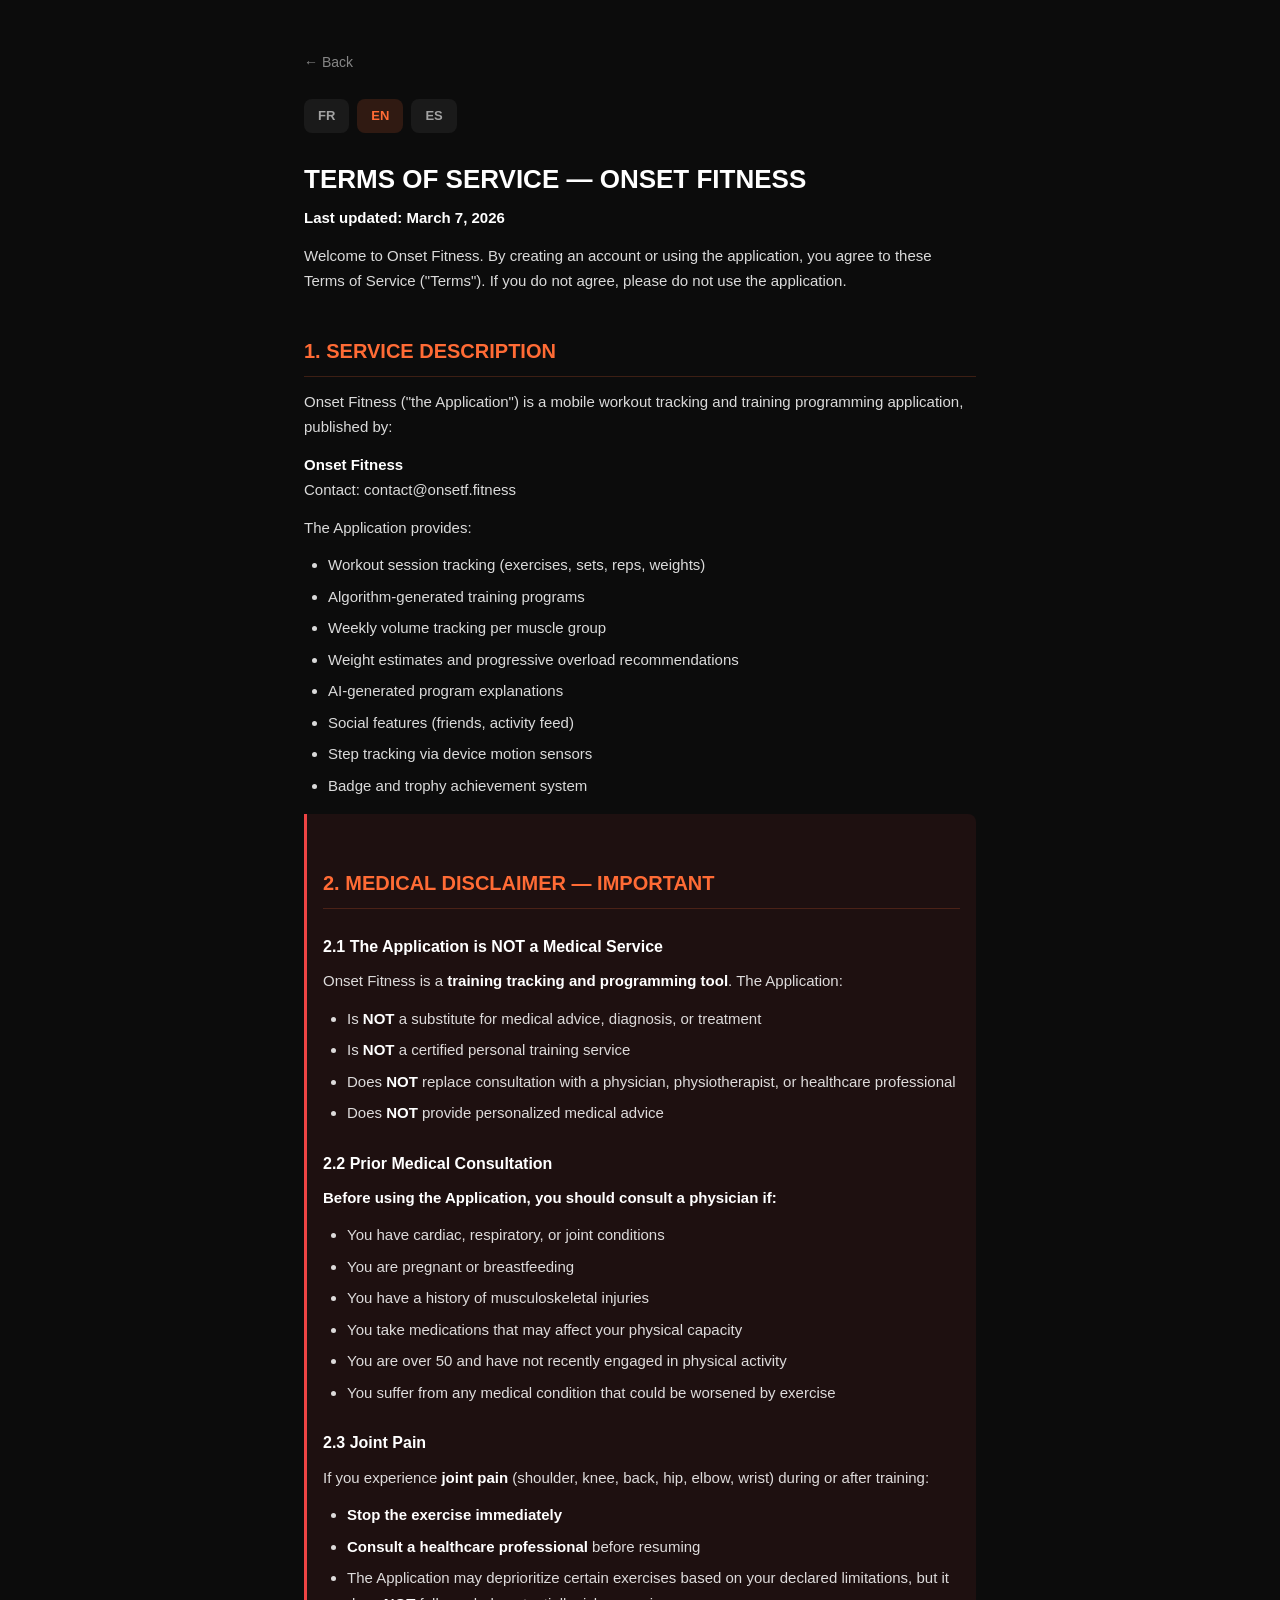
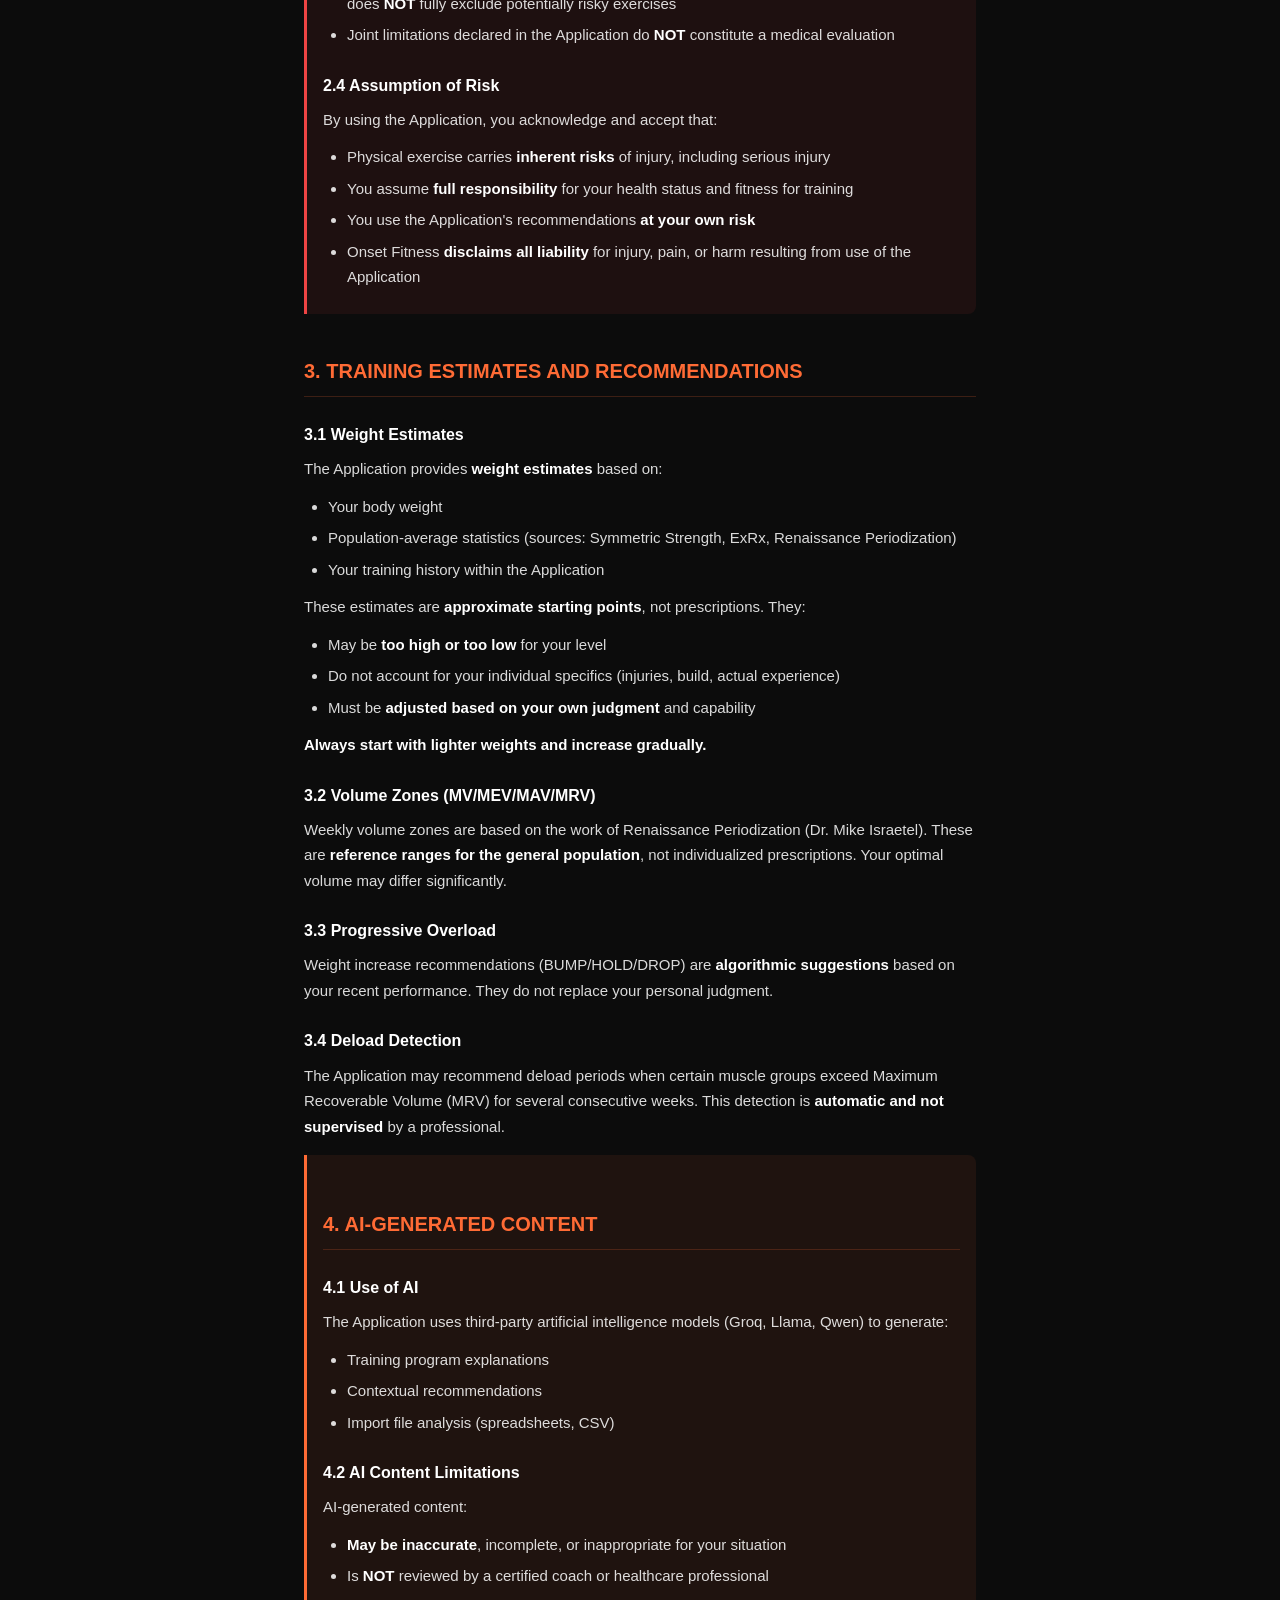
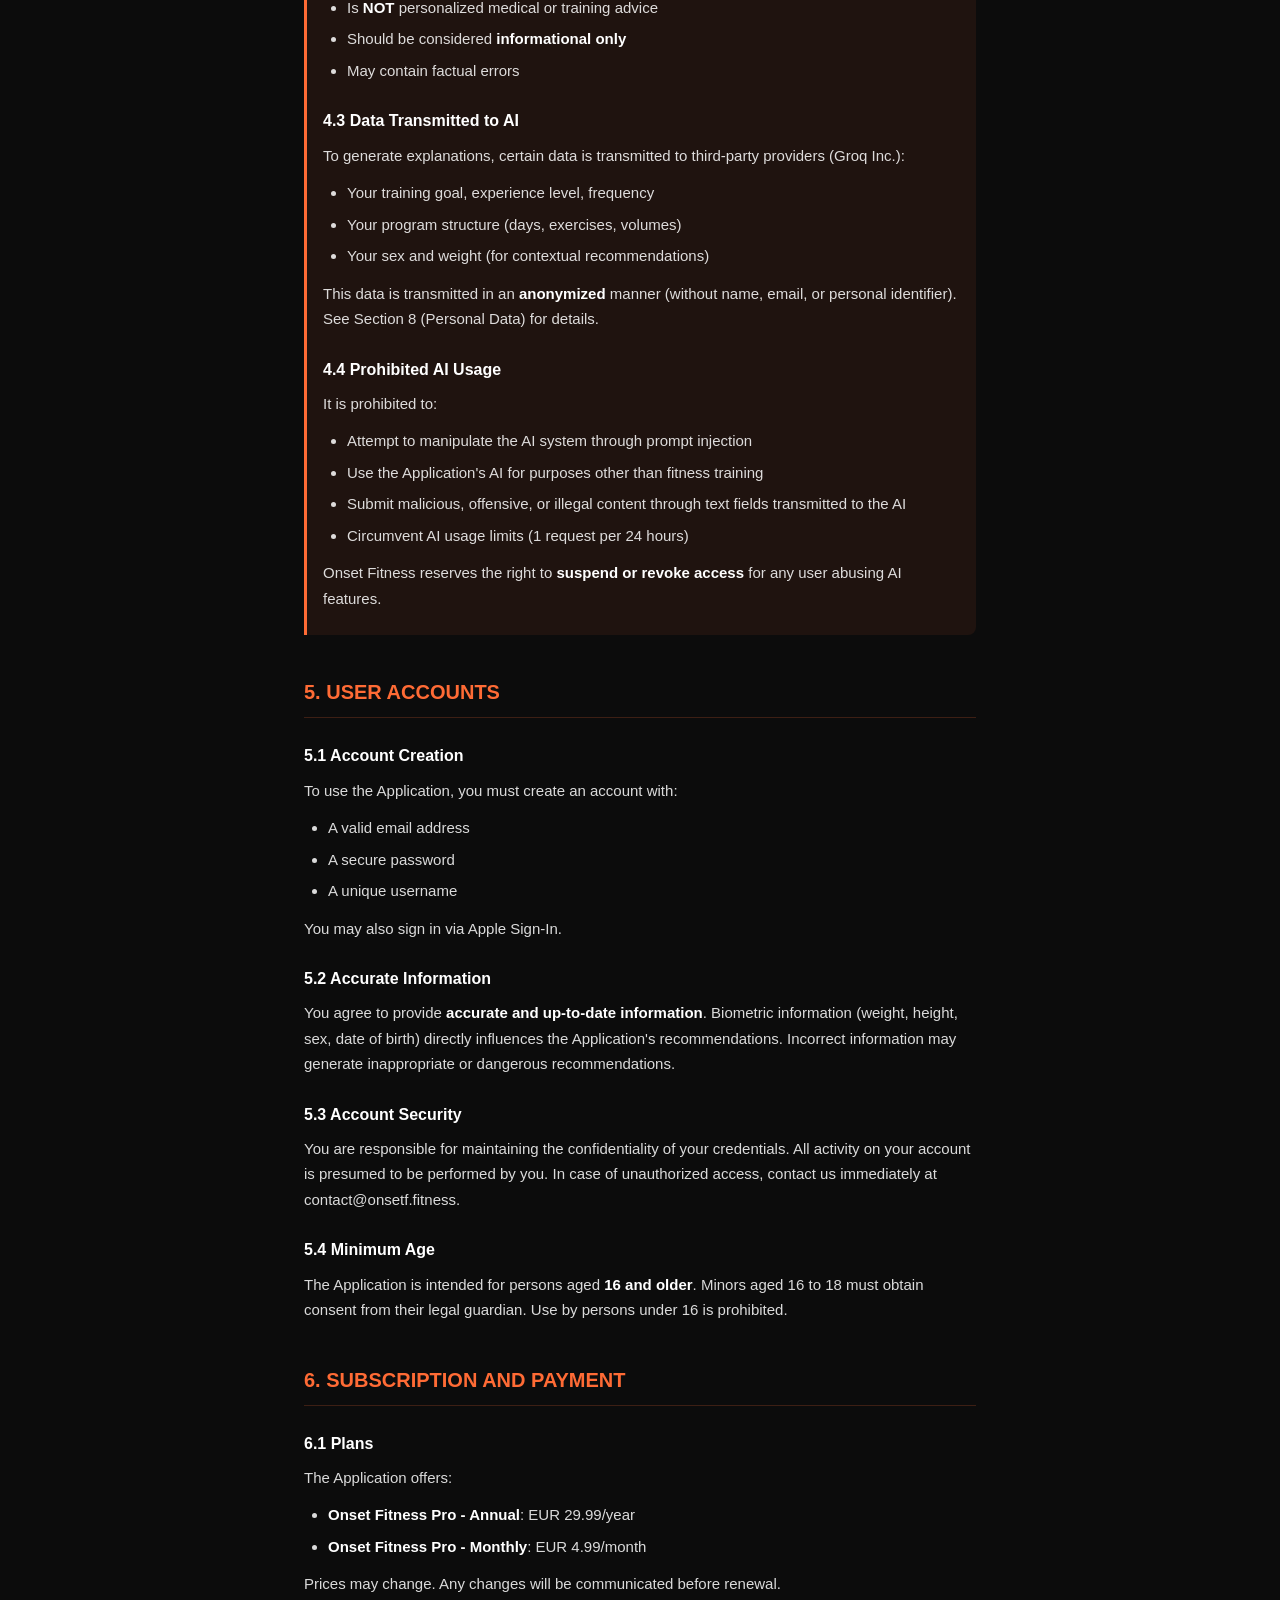
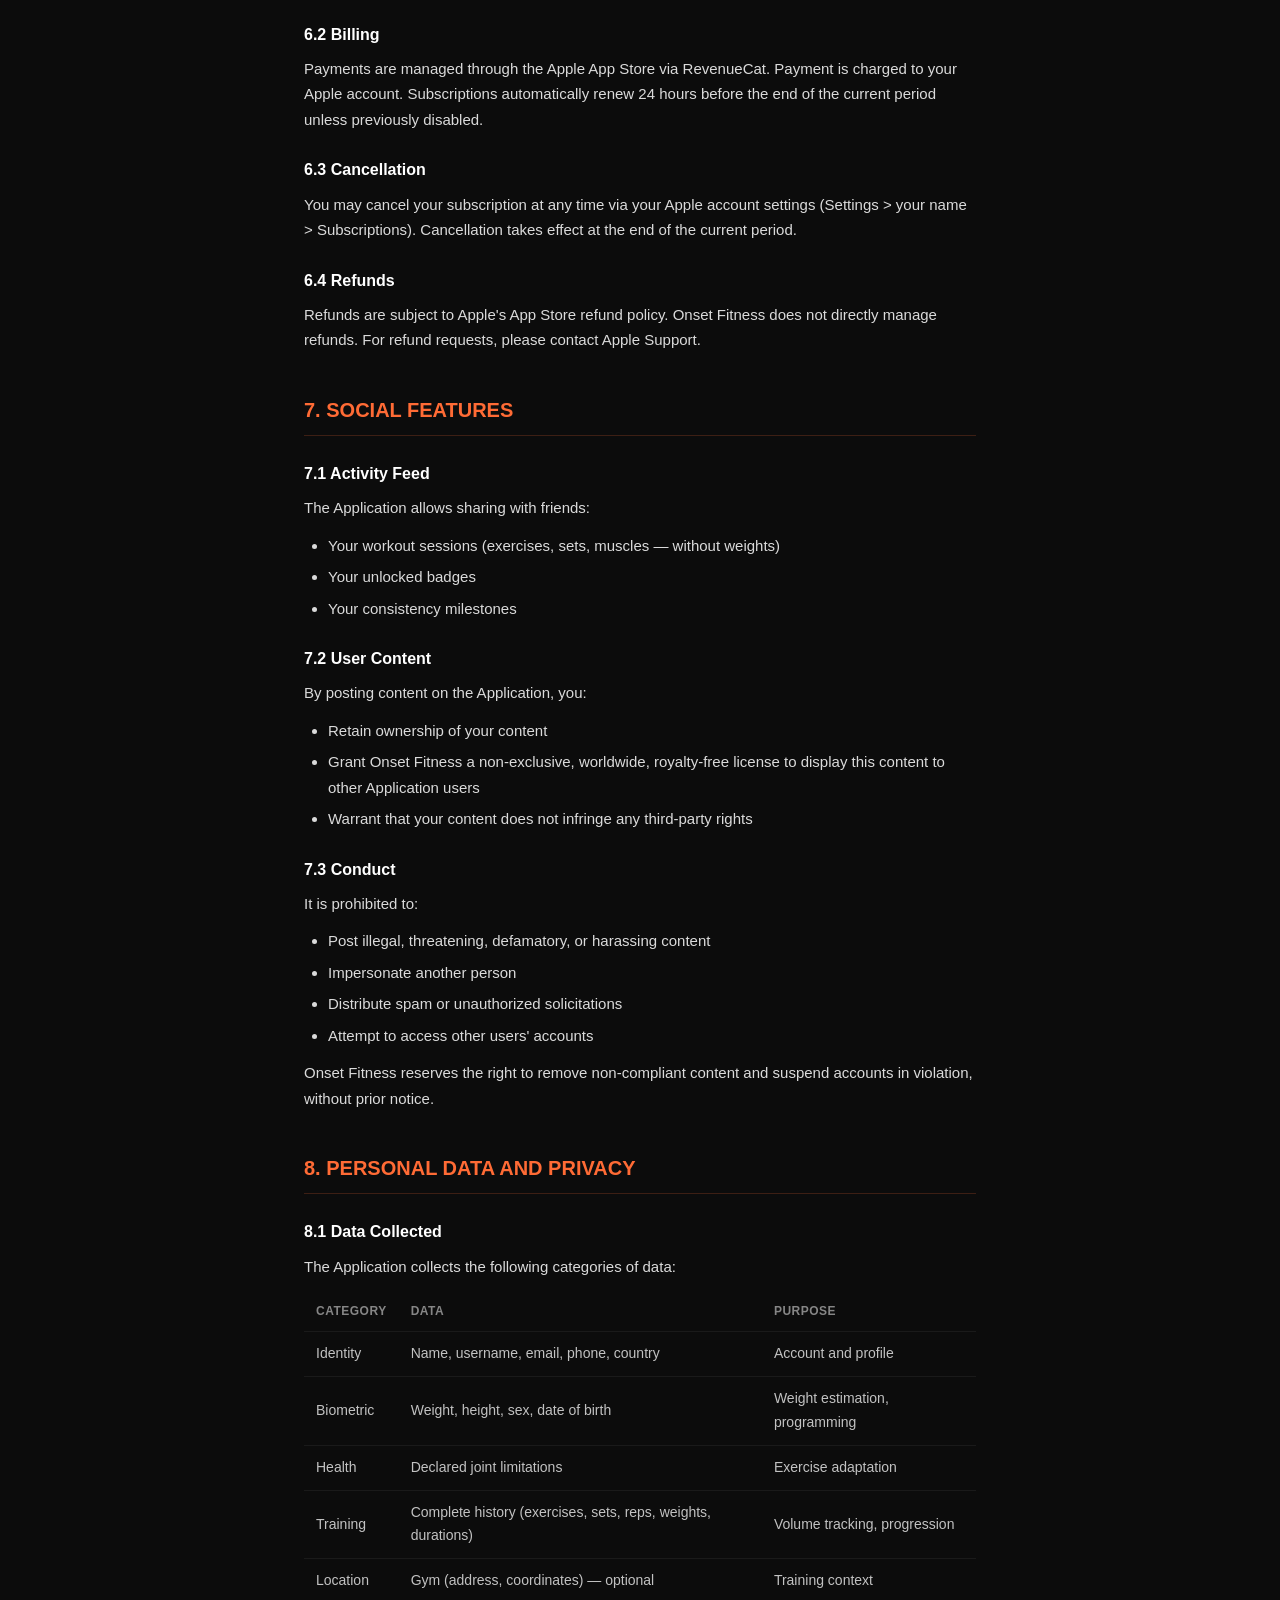
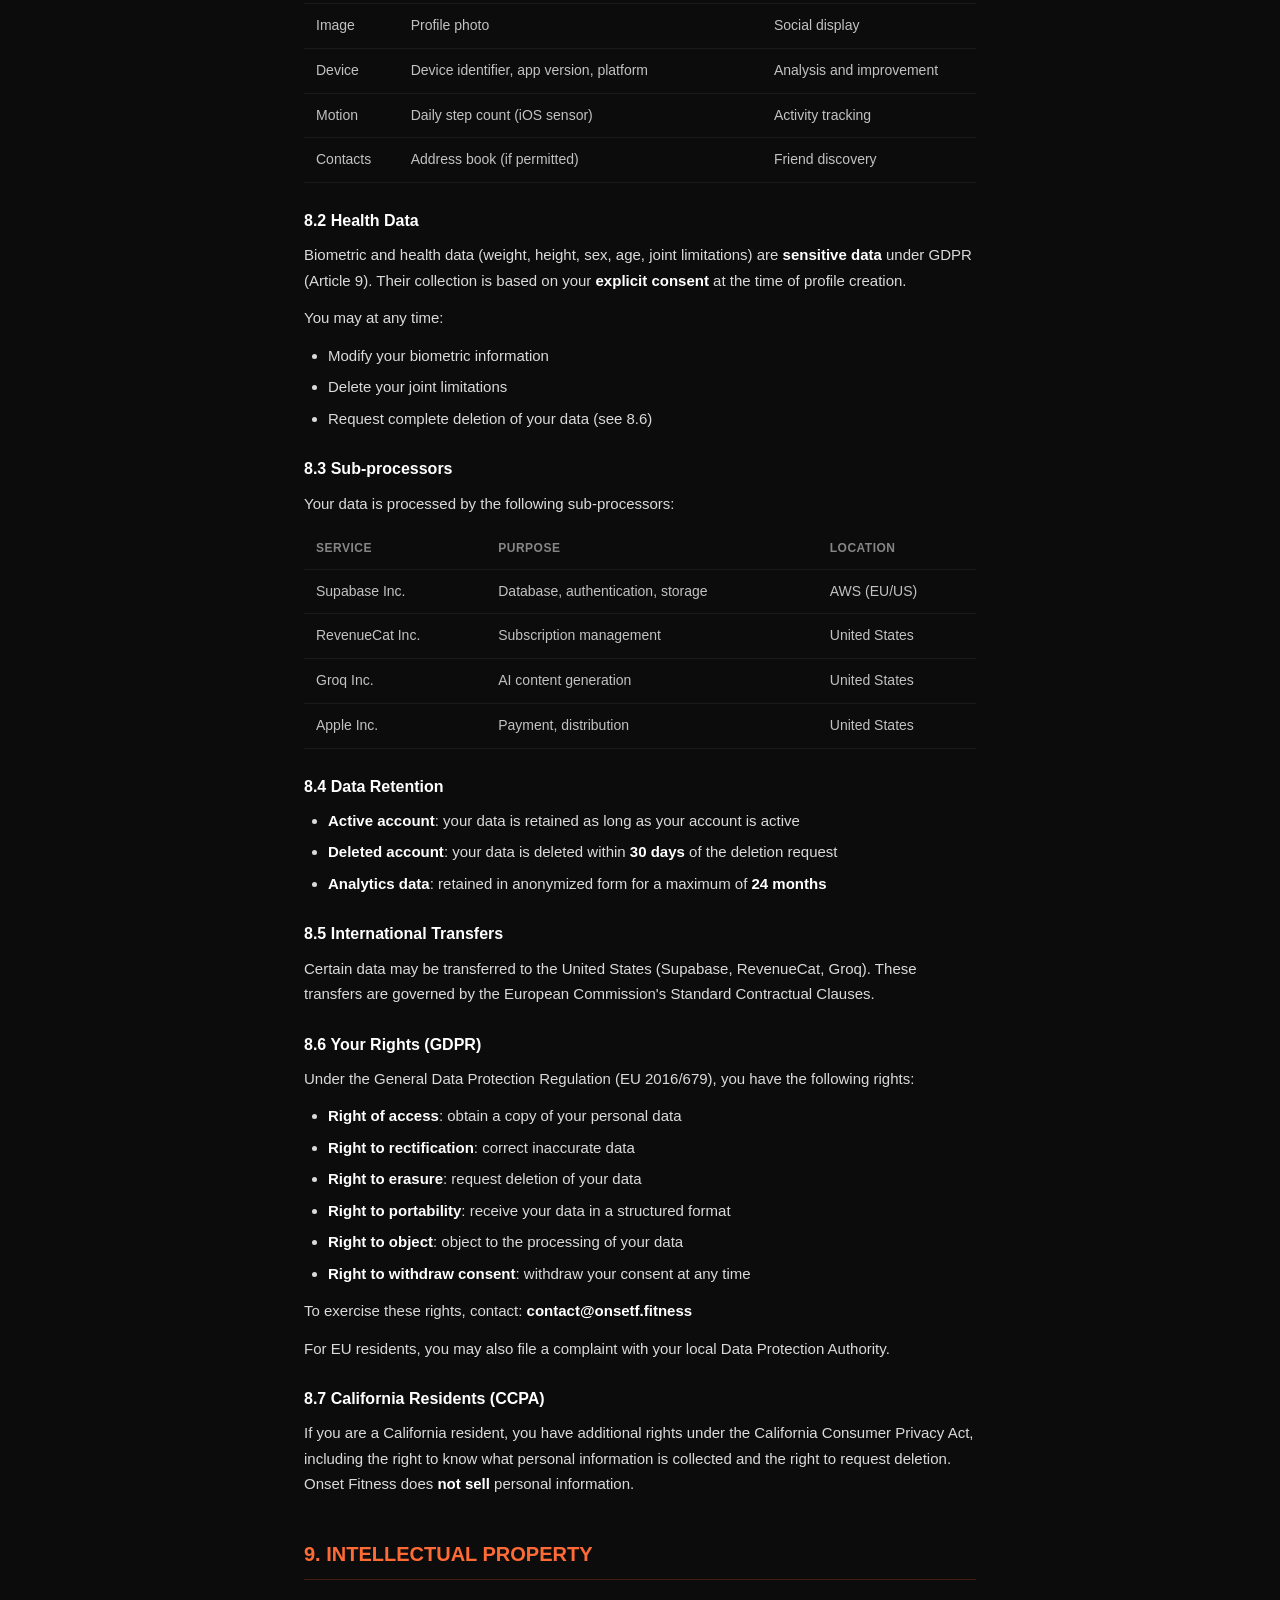
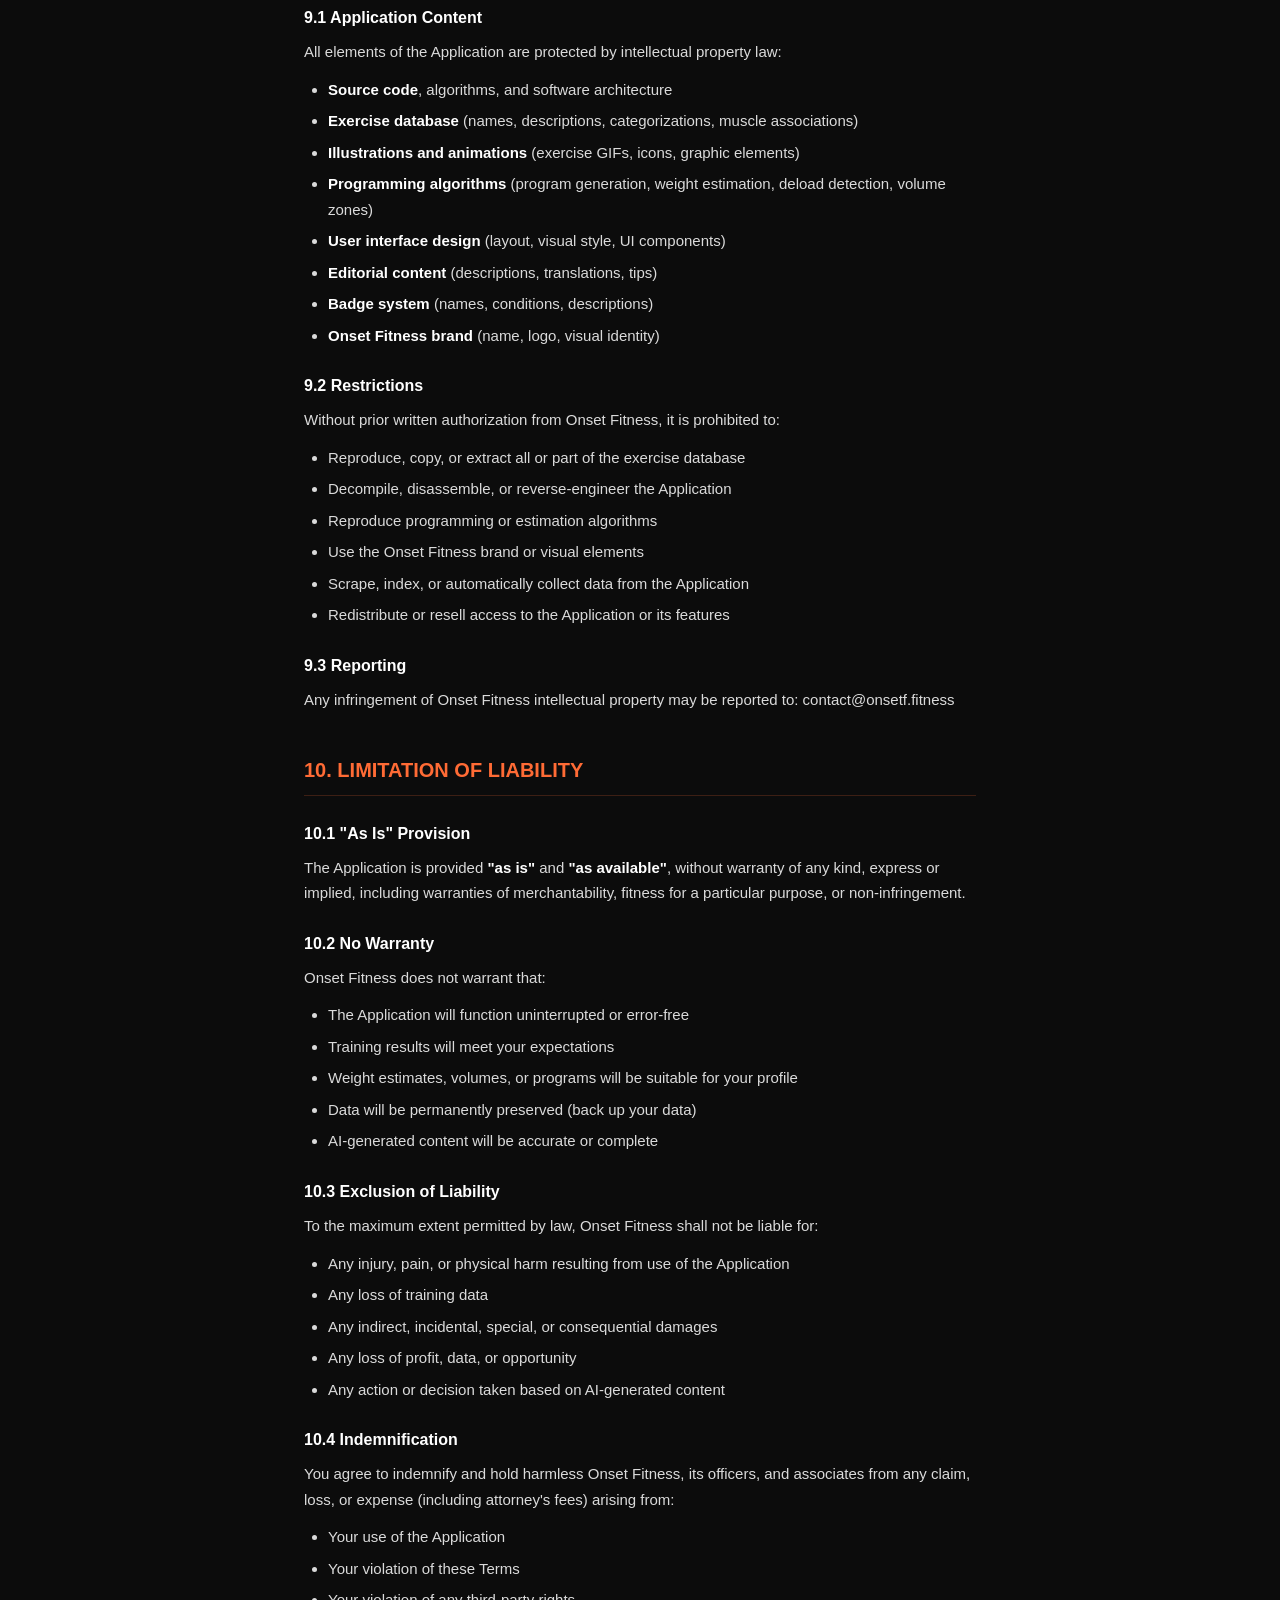
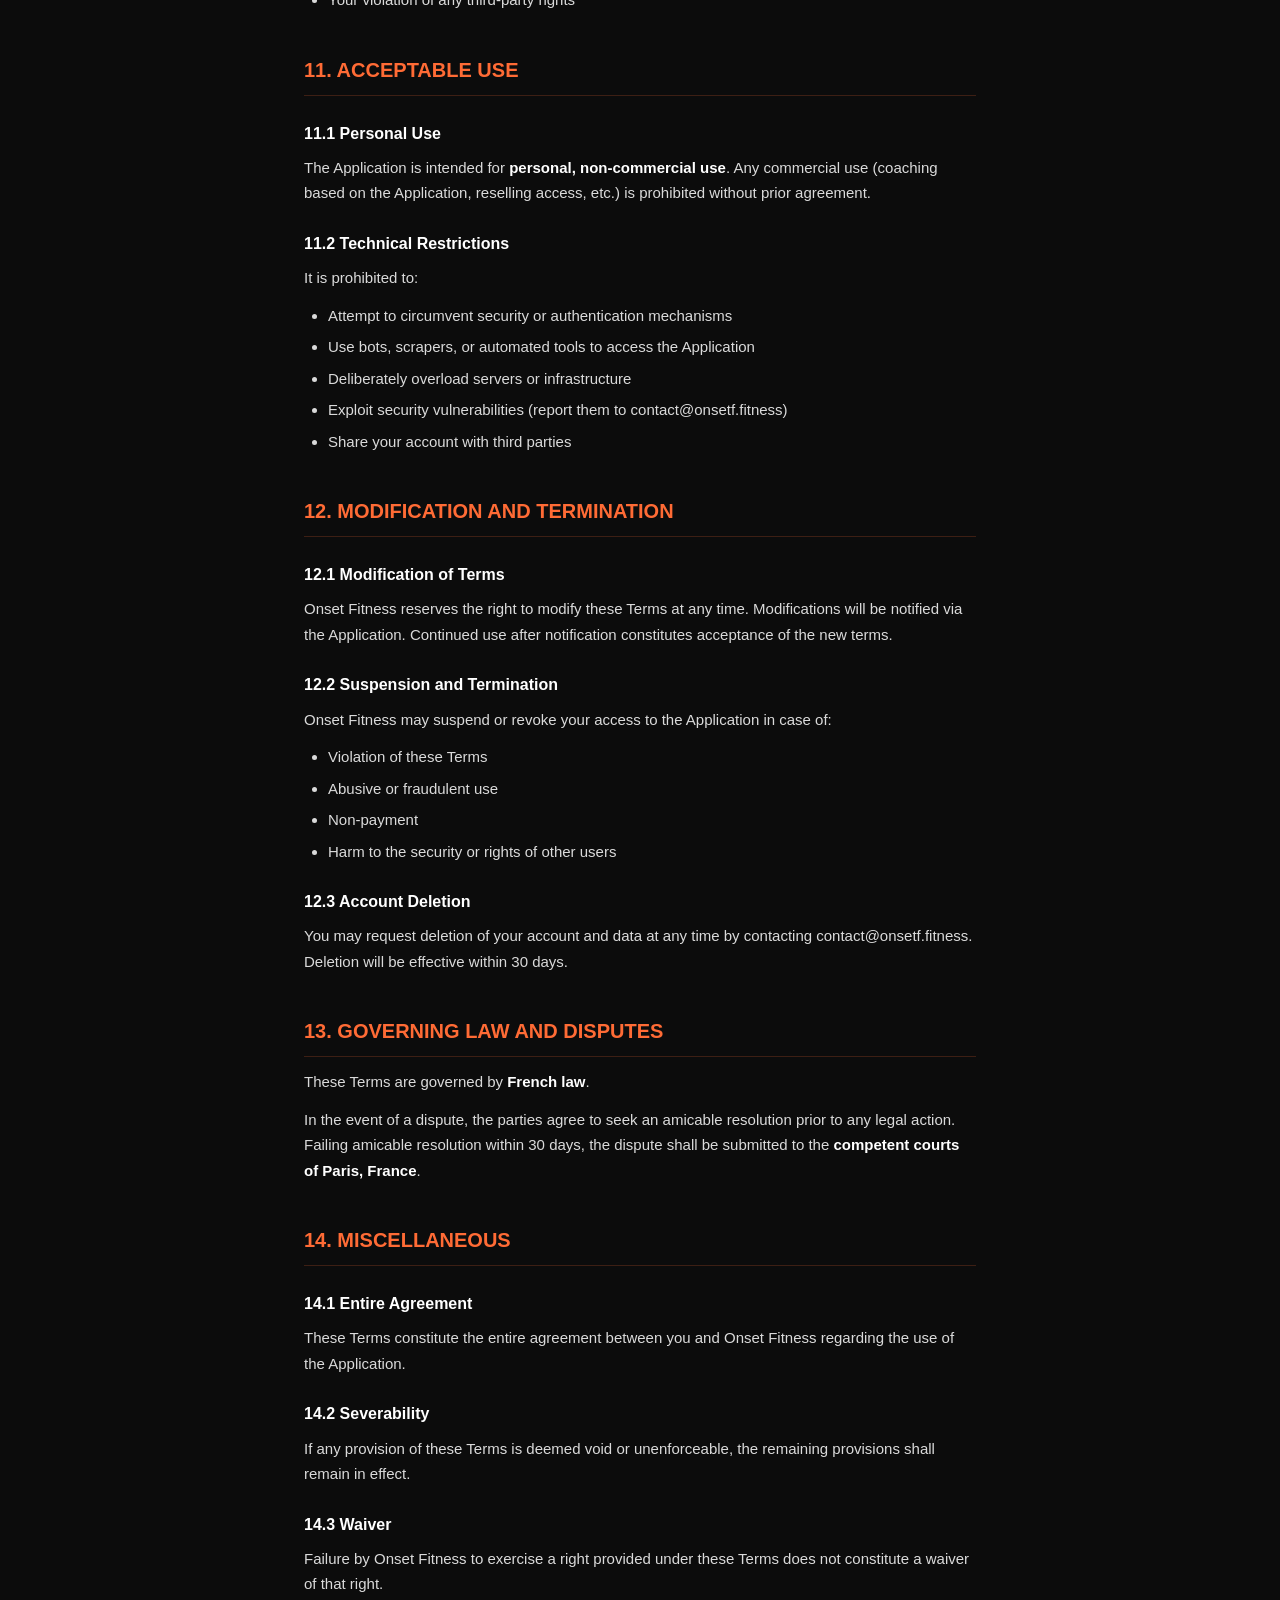
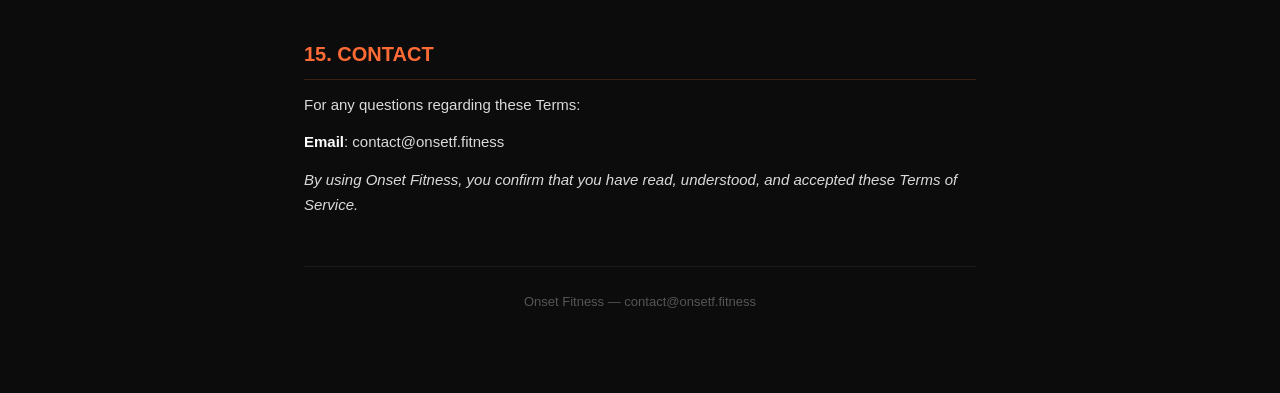
<file: terms.html>
<!DOCTYPE html>
<html lang="en">
<head>
  <meta charset="UTF-8">
  <meta name="viewport" content="width=device-width, initial-scale=1.0">
  <title>Terms of Service — Onset Fitness</title>
  <link rel="stylesheet" href="style.css">
</head>
<body>
  <div class="container">
    <a href="index.html" class="back">&larr; Back</a>

    <div class="lang-switch">
      <a href="cgu.html">FR</a>
      <a href="terms.html" class="active">EN</a>
      <a href="terminos.html">ES</a>
    </div>

    <h1>TERMS OF SERVICE — ONSET FITNESS</h1>

    <p><strong>Last updated: March 7, 2026</strong></p>

    <p>Welcome to Onset Fitness. By creating an account or using the application, you agree to these Terms of Service ("Terms"). If you do not agree, please do not use the application.</p>

    <h2>1. SERVICE DESCRIPTION</h2>

    <p>Onset Fitness ("the Application") is a mobile workout tracking and training programming application, published by:</p>

    <p><strong>Onset Fitness</strong><br>Contact: contact@onsetf.fitness</p>

    <p>The Application provides:</p>
    <ul>
      <li>Workout session tracking (exercises, sets, reps, weights)</li>
      <li>Algorithm-generated training programs</li>
      <li>Weekly volume tracking per muscle group</li>
      <li>Weight estimates and progressive overload recommendations</li>
      <li>AI-generated program explanations</li>
      <li>Social features (friends, activity feed)</li>
      <li>Step tracking via device motion sensors</li>
      <li>Badge and trophy achievement system</li>
    </ul>

    <div class="warning">
      <h2>2. MEDICAL DISCLAIMER — IMPORTANT</h2>

      <h3>2.1 The Application is NOT a Medical Service</h3>

      <p>Onset Fitness is a <strong>training tracking and programming tool</strong>. The Application:</p>
      <ul>
        <li>Is <strong>NOT</strong> a substitute for medical advice, diagnosis, or treatment</li>
        <li>Is <strong>NOT</strong> a certified personal training service</li>
        <li>Does <strong>NOT</strong> replace consultation with a physician, physiotherapist, or healthcare professional</li>
        <li>Does <strong>NOT</strong> provide personalized medical advice</li>
      </ul>

      <h3>2.2 Prior Medical Consultation</h3>

      <p><strong>Before using the Application, you should consult a physician if:</strong></p>
      <ul>
        <li>You have cardiac, respiratory, or joint conditions</li>
        <li>You are pregnant or breastfeeding</li>
        <li>You have a history of musculoskeletal injuries</li>
        <li>You take medications that may affect your physical capacity</li>
        <li>You are over 50 and have not recently engaged in physical activity</li>
        <li>You suffer from any medical condition that could be worsened by exercise</li>
      </ul>

      <h3>2.3 Joint Pain</h3>

      <p>If you experience <strong>joint pain</strong> (shoulder, knee, back, hip, elbow, wrist) during or after training:</p>
      <ul>
        <li><strong>Stop the exercise immediately</strong></li>
        <li><strong>Consult a healthcare professional</strong> before resuming</li>
        <li>The Application may deprioritize certain exercises based on your declared limitations, but it does <strong>NOT</strong> fully exclude potentially risky exercises</li>
        <li>Joint limitations declared in the Application do <strong>NOT</strong> constitute a medical evaluation</li>
      </ul>

      <h3>2.4 Assumption of Risk</h3>

      <p>By using the Application, you acknowledge and accept that:</p>
      <ul>
        <li>Physical exercise carries <strong>inherent risks</strong> of injury, including serious injury</li>
        <li>You assume <strong>full responsibility</strong> for your health status and fitness for training</li>
        <li>You use the Application's recommendations <strong>at your own risk</strong></li>
        <li>Onset Fitness <strong>disclaims all liability</strong> for injury, pain, or harm resulting from use of the Application</li>
      </ul>
    </div>

    <h2>3. TRAINING ESTIMATES AND RECOMMENDATIONS</h2>

    <h3>3.1 Weight Estimates</h3>

    <p>The Application provides <strong>weight estimates</strong> based on:</p>
    <ul>
      <li>Your body weight</li>
      <li>Population-average statistics (sources: Symmetric Strength, ExRx, Renaissance Periodization)</li>
      <li>Your training history within the Application</li>
    </ul>

    <p>These estimates are <strong>approximate starting points</strong>, not prescriptions. They:</p>
    <ul>
      <li>May be <strong>too high or too low</strong> for your level</li>
      <li>Do not account for your individual specifics (injuries, build, actual experience)</li>
      <li>Must be <strong>adjusted based on your own judgment</strong> and capability</li>
    </ul>

    <p><strong>Always start with lighter weights and increase gradually.</strong></p>

    <h3>3.2 Volume Zones (MV/MEV/MAV/MRV)</h3>

    <p>Weekly volume zones are based on the work of Renaissance Periodization (Dr. Mike Israetel). These are <strong>reference ranges for the general population</strong>, not individualized prescriptions. Your optimal volume may differ significantly.</p>

    <h3>3.3 Progressive Overload</h3>

    <p>Weight increase recommendations (BUMP/HOLD/DROP) are <strong>algorithmic suggestions</strong> based on your recent performance. They do not replace your personal judgment.</p>

    <h3>3.4 Deload Detection</h3>

    <p>The Application may recommend deload periods when certain muscle groups exceed Maximum Recoverable Volume (MRV) for several consecutive weeks. This detection is <strong>automatic and not supervised</strong> by a professional.</p>

    <div class="highlight">
      <h2>4. AI-GENERATED CONTENT</h2>

      <h3>4.1 Use of AI</h3>

      <p>The Application uses third-party artificial intelligence models (Groq, Llama, Qwen) to generate:</p>
      <ul>
        <li>Training program explanations</li>
        <li>Contextual recommendations</li>
        <li>Import file analysis (spreadsheets, CSV)</li>
      </ul>

      <h3>4.2 AI Content Limitations</h3>

      <p>AI-generated content:</p>
      <ul>
        <li><strong>May be inaccurate</strong>, incomplete, or inappropriate for your situation</li>
        <li>Is <strong>NOT</strong> reviewed by a certified coach or healthcare professional</li>
        <li>Is <strong>NOT</strong> personalized medical or training advice</li>
        <li>Should be considered <strong>informational only</strong></li>
        <li>May contain factual errors</li>
      </ul>

      <h3>4.3 Data Transmitted to AI</h3>

      <p>To generate explanations, certain data is transmitted to third-party providers (Groq Inc.):</p>
      <ul>
        <li>Your training goal, experience level, frequency</li>
        <li>Your program structure (days, exercises, volumes)</li>
        <li>Your sex and weight (for contextual recommendations)</li>
      </ul>

      <p>This data is transmitted in an <strong>anonymized</strong> manner (without name, email, or personal identifier). See Section 8 (Personal Data) for details.</p>

      <h3>4.4 Prohibited AI Usage</h3>

      <p>It is prohibited to:</p>
      <ul>
        <li>Attempt to manipulate the AI system through prompt injection</li>
        <li>Use the Application's AI for purposes other than fitness training</li>
        <li>Submit malicious, offensive, or illegal content through text fields transmitted to the AI</li>
        <li>Circumvent AI usage limits (1 request per 24 hours)</li>
      </ul>

      <p>Onset Fitness reserves the right to <strong>suspend or revoke access</strong> for any user abusing AI features.</p>
    </div>

    <h2>5. USER ACCOUNTS</h2>

    <h3>5.1 Account Creation</h3>

    <p>To use the Application, you must create an account with:</p>
    <ul>
      <li>A valid email address</li>
      <li>A secure password</li>
      <li>A unique username</li>
    </ul>

    <p>You may also sign in via Apple Sign-In.</p>

    <h3>5.2 Accurate Information</h3>

    <p>You agree to provide <strong>accurate and up-to-date information</strong>. Biometric information (weight, height, sex, date of birth) directly influences the Application's recommendations. Incorrect information may generate inappropriate or dangerous recommendations.</p>

    <h3>5.3 Account Security</h3>

    <p>You are responsible for maintaining the confidentiality of your credentials. All activity on your account is presumed to be performed by you. In case of unauthorized access, contact us immediately at contact@onsetf.fitness.</p>

    <h3>5.4 Minimum Age</h3>

    <p>The Application is intended for persons aged <strong>16 and older</strong>. Minors aged 16 to 18 must obtain consent from their legal guardian. Use by persons under 16 is prohibited.</p>

    <h2>6. SUBSCRIPTION AND PAYMENT</h2>

    <h3>6.1 Plans</h3>

    <p>The Application offers:</p>
    <ul>
      <li><strong>Onset Fitness Pro - Annual</strong>: EUR 29.99/year</li>
      <li><strong>Onset Fitness Pro - Monthly</strong>: EUR 4.99/month</li>
    </ul>

    <p>Prices may change. Any changes will be communicated before renewal.</p>

    <h3>6.2 Billing</h3>

    <p>Payments are managed through the Apple App Store via RevenueCat. Payment is charged to your Apple account. Subscriptions automatically renew 24 hours before the end of the current period unless previously disabled.</p>

    <h3>6.3 Cancellation</h3>

    <p>You may cancel your subscription at any time via your Apple account settings (Settings &gt; your name &gt; Subscriptions). Cancellation takes effect at the end of the current period.</p>

    <h3>6.4 Refunds</h3>

    <p>Refunds are subject to Apple's App Store refund policy. Onset Fitness does not directly manage refunds. For refund requests, please contact Apple Support.</p>

    <h2>7. SOCIAL FEATURES</h2>

    <h3>7.1 Activity Feed</h3>

    <p>The Application allows sharing with friends:</p>
    <ul>
      <li>Your workout sessions (exercises, sets, muscles — without weights)</li>
      <li>Your unlocked badges</li>
      <li>Your consistency milestones</li>
    </ul>

    <h3>7.2 User Content</h3>

    <p>By posting content on the Application, you:</p>
    <ul>
      <li>Retain ownership of your content</li>
      <li>Grant Onset Fitness a non-exclusive, worldwide, royalty-free license to display this content to other Application users</li>
      <li>Warrant that your content does not infringe any third-party rights</li>
    </ul>

    <h3>7.3 Conduct</h3>

    <p>It is prohibited to:</p>
    <ul>
      <li>Post illegal, threatening, defamatory, or harassing content</li>
      <li>Impersonate another person</li>
      <li>Distribute spam or unauthorized solicitations</li>
      <li>Attempt to access other users' accounts</li>
    </ul>

    <p>Onset Fitness reserves the right to remove non-compliant content and suspend accounts in violation, without prior notice.</p>

    <h2>8. PERSONAL DATA AND PRIVACY</h2>

    <h3>8.1 Data Collected</h3>

    <p>The Application collects the following categories of data:</p>

    <table>
      <thead>
        <tr>
          <th>Category</th>
          <th>Data</th>
          <th>Purpose</th>
        </tr>
      </thead>
      <tbody>
        <tr>
          <td>Identity</td>
          <td>Name, username, email, phone, country</td>
          <td>Account and profile</td>
        </tr>
        <tr>
          <td>Biometric</td>
          <td>Weight, height, sex, date of birth</td>
          <td>Weight estimation, programming</td>
        </tr>
        <tr>
          <td>Health</td>
          <td>Declared joint limitations</td>
          <td>Exercise adaptation</td>
        </tr>
        <tr>
          <td>Training</td>
          <td>Complete history (exercises, sets, reps, weights, durations)</td>
          <td>Volume tracking, progression</td>
        </tr>
        <tr>
          <td>Location</td>
          <td>Gym (address, coordinates) — optional</td>
          <td>Training context</td>
        </tr>
        <tr>
          <td>Image</td>
          <td>Profile photo</td>
          <td>Social display</td>
        </tr>
        <tr>
          <td>Device</td>
          <td>Device identifier, app version, platform</td>
          <td>Analysis and improvement</td>
        </tr>
        <tr>
          <td>Motion</td>
          <td>Daily step count (iOS sensor)</td>
          <td>Activity tracking</td>
        </tr>
        <tr>
          <td>Contacts</td>
          <td>Address book (if permitted)</td>
          <td>Friend discovery</td>
        </tr>
      </tbody>
    </table>

    <h3>8.2 Health Data</h3>

    <p>Biometric and health data (weight, height, sex, age, joint limitations) are <strong>sensitive data</strong> under GDPR (Article 9). Their collection is based on your <strong>explicit consent</strong> at the time of profile creation.</p>

    <p>You may at any time:</p>
    <ul>
      <li>Modify your biometric information</li>
      <li>Delete your joint limitations</li>
      <li>Request complete deletion of your data (see 8.6)</li>
    </ul>

    <h3>8.3 Sub-processors</h3>

    <p>Your data is processed by the following sub-processors:</p>

    <table>
      <thead>
        <tr>
          <th>Service</th>
          <th>Purpose</th>
          <th>Location</th>
        </tr>
      </thead>
      <tbody>
        <tr>
          <td>Supabase Inc.</td>
          <td>Database, authentication, storage</td>
          <td>AWS (EU/US)</td>
        </tr>
        <tr>
          <td>RevenueCat Inc.</td>
          <td>Subscription management</td>
          <td>United States</td>
        </tr>
        <tr>
          <td>Groq Inc.</td>
          <td>AI content generation</td>
          <td>United States</td>
        </tr>
        <tr>
          <td>Apple Inc.</td>
          <td>Payment, distribution</td>
          <td>United States</td>
        </tr>
      </tbody>
    </table>

    <h3>8.4 Data Retention</h3>

    <ul>
      <li><strong>Active account</strong>: your data is retained as long as your account is active</li>
      <li><strong>Deleted account</strong>: your data is deleted within <strong>30 days</strong> of the deletion request</li>
      <li><strong>Analytics data</strong>: retained in anonymized form for a maximum of <strong>24 months</strong></li>
    </ul>

    <h3>8.5 International Transfers</h3>

    <p>Certain data may be transferred to the United States (Supabase, RevenueCat, Groq). These transfers are governed by the European Commission's Standard Contractual Clauses.</p>

    <h3>8.6 Your Rights (GDPR)</h3>

    <p>Under the General Data Protection Regulation (EU 2016/679), you have the following rights:</p>

    <ul>
      <li><strong>Right of access</strong>: obtain a copy of your personal data</li>
      <li><strong>Right to rectification</strong>: correct inaccurate data</li>
      <li><strong>Right to erasure</strong>: request deletion of your data</li>
      <li><strong>Right to portability</strong>: receive your data in a structured format</li>
      <li><strong>Right to object</strong>: object to the processing of your data</li>
      <li><strong>Right to withdraw consent</strong>: withdraw your consent at any time</li>
    </ul>

    <p>To exercise these rights, contact: <strong>contact@onsetf.fitness</strong></p>

    <p>For EU residents, you may also file a complaint with your local Data Protection Authority.</p>

    <h3>8.7 California Residents (CCPA)</h3>

    <p>If you are a California resident, you have additional rights under the California Consumer Privacy Act, including the right to know what personal information is collected and the right to request deletion. Onset Fitness does <strong>not sell</strong> personal information.</p>

    <h2>9. INTELLECTUAL PROPERTY</h2>

    <h3>9.1 Application Content</h3>

    <p>All elements of the Application are protected by intellectual property law:</p>
    <ul>
      <li><strong>Source code</strong>, algorithms, and software architecture</li>
      <li><strong>Exercise database</strong> (names, descriptions, categorizations, muscle associations)</li>
      <li><strong>Illustrations and animations</strong> (exercise GIFs, icons, graphic elements)</li>
      <li><strong>Programming algorithms</strong> (program generation, weight estimation, deload detection, volume zones)</li>
      <li><strong>User interface design</strong> (layout, visual style, UI components)</li>
      <li><strong>Editorial content</strong> (descriptions, translations, tips)</li>
      <li><strong>Badge system</strong> (names, conditions, descriptions)</li>
      <li><strong>Onset Fitness brand</strong> (name, logo, visual identity)</li>
    </ul>

    <h3>9.2 Restrictions</h3>

    <p>Without prior written authorization from Onset Fitness, it is prohibited to:</p>
    <ul>
      <li>Reproduce, copy, or extract all or part of the exercise database</li>
      <li>Decompile, disassemble, or reverse-engineer the Application</li>
      <li>Reproduce programming or estimation algorithms</li>
      <li>Use the Onset Fitness brand or visual elements</li>
      <li>Scrape, index, or automatically collect data from the Application</li>
      <li>Redistribute or resell access to the Application or its features</li>
    </ul>

    <h3>9.3 Reporting</h3>

    <p>Any infringement of Onset Fitness intellectual property may be reported to: contact@onsetf.fitness</p>

    <h2>10. LIMITATION OF LIABILITY</h2>

    <h3>10.1 "As Is" Provision</h3>

    <p>The Application is provided <strong>"as is"</strong> and <strong>"as available"</strong>, without warranty of any kind, express or implied, including warranties of merchantability, fitness for a particular purpose, or non-infringement.</p>

    <h3>10.2 No Warranty</h3>

    <p>Onset Fitness does not warrant that:</p>
    <ul>
      <li>The Application will function uninterrupted or error-free</li>
      <li>Training results will meet your expectations</li>
      <li>Weight estimates, volumes, or programs will be suitable for your profile</li>
      <li>Data will be permanently preserved (back up your data)</li>
      <li>AI-generated content will be accurate or complete</li>
    </ul>

    <h3>10.3 Exclusion of Liability</h3>

    <p>To the maximum extent permitted by law, Onset Fitness shall not be liable for:</p>
    <ul>
      <li>Any injury, pain, or physical harm resulting from use of the Application</li>
      <li>Any loss of training data</li>
      <li>Any indirect, incidental, special, or consequential damages</li>
      <li>Any loss of profit, data, or opportunity</li>
      <li>Any action or decision taken based on AI-generated content</li>
    </ul>

    <h3>10.4 Indemnification</h3>

    <p>You agree to indemnify and hold harmless Onset Fitness, its officers, and associates from any claim, loss, or expense (including attorney's fees) arising from:</p>
    <ul>
      <li>Your use of the Application</li>
      <li>Your violation of these Terms</li>
      <li>Your violation of any third-party rights</li>
    </ul>

    <h2>11. ACCEPTABLE USE</h2>

    <h3>11.1 Personal Use</h3>

    <p>The Application is intended for <strong>personal, non-commercial use</strong>. Any commercial use (coaching based on the Application, reselling access, etc.) is prohibited without prior agreement.</p>

    <h3>11.2 Technical Restrictions</h3>

    <p>It is prohibited to:</p>
    <ul>
      <li>Attempt to circumvent security or authentication mechanisms</li>
      <li>Use bots, scrapers, or automated tools to access the Application</li>
      <li>Deliberately overload servers or infrastructure</li>
      <li>Exploit security vulnerabilities (report them to contact@onsetf.fitness)</li>
      <li>Share your account with third parties</li>
    </ul>

    <h2>12. MODIFICATION AND TERMINATION</h2>

    <h3>12.1 Modification of Terms</h3>

    <p>Onset Fitness reserves the right to modify these Terms at any time. Modifications will be notified via the Application. Continued use after notification constitutes acceptance of the new terms.</p>

    <h3>12.2 Suspension and Termination</h3>

    <p>Onset Fitness may suspend or revoke your access to the Application in case of:</p>
    <ul>
      <li>Violation of these Terms</li>
      <li>Abusive or fraudulent use</li>
      <li>Non-payment</li>
      <li>Harm to the security or rights of other users</li>
    </ul>

    <h3>12.3 Account Deletion</h3>

    <p>You may request deletion of your account and data at any time by contacting contact@onsetf.fitness. Deletion will be effective within 30 days.</p>

    <h2>13. GOVERNING LAW AND DISPUTES</h2>

    <p>These Terms are governed by <strong>French law</strong>.</p>

    <p>In the event of a dispute, the parties agree to seek an amicable resolution prior to any legal action. Failing amicable resolution within 30 days, the dispute shall be submitted to the <strong>competent courts of Paris, France</strong>.</p>

    <h2>14. MISCELLANEOUS</h2>

    <h3>14.1 Entire Agreement</h3>

    <p>These Terms constitute the entire agreement between you and Onset Fitness regarding the use of the Application.</p>

    <h3>14.2 Severability</h3>

    <p>If any provision of these Terms is deemed void or unenforceable, the remaining provisions shall remain in effect.</p>

    <h3>14.3 Waiver</h3>

    <p>Failure by Onset Fitness to exercise a right provided under these Terms does not constitute a waiver of that right.</p>

    <h2>15. CONTACT</h2>

    <p>For any questions regarding these Terms:</p>

    <p><strong>Email</strong>: contact@onsetf.fitness</p>

    <p><em>By using Onset Fitness, you confirm that you have read, understood, and accepted these Terms of Service.</em></p>

    <div class="footer">Onset Fitness &mdash; contact@onsetf.fitness</div>
  </div>
</body>
</html>
</file>
<file: style.css>
* { margin: 0; padding: 0; box-sizing: border-box; }
body { font-family: -apple-system, BlinkMacSystemFont, 'Segoe UI', Roboto, sans-serif; background: #0C0C0C; color: rgba(255,255,255,0.85); line-height: 1.7; }
.container { max-width: 720px; margin: 0 auto; padding: 48px 24px 80px; }
h1 { font-size: 26px; font-weight: 700; color: #fff; margin-bottom: 4px; }
.updated { color: rgba(255,255,255,0.4); font-size: 13px; margin-bottom: 32px; }
h2 { font-size: 20px; font-weight: 700; color: #FF6B35; margin-top: 40px; margin-bottom: 12px; border-bottom: 1px solid rgba(255,107,53,0.2); padding-bottom: 8px; }
h3 { font-size: 16px; font-weight: 600; color: #fff; margin-top: 24px; margin-bottom: 8px; }
p { margin-bottom: 12px; font-size: 15px; }
ul, ol { margin: 8px 0 12px 24px; font-size: 15px; }
li { margin-bottom: 6px; }
strong { color: #fff; }
table { width: 100%; border-collapse: collapse; margin: 12px 0; font-size: 14px; }
th, td { padding: 10px 12px; text-align: left; border-bottom: 1px solid rgba(255,255,255,0.06); }
th { color: rgba(255,255,255,0.5); font-weight: 600; font-size: 12px; text-transform: uppercase; letter-spacing: 0.5px; }
td { color: rgba(255,255,255,0.75); }
a { color: #FF6B35; text-decoration: none; }
a:hover { text-decoration: underline; }
.back { display: inline-block; margin-bottom: 24px; color: rgba(255,255,255,0.5); font-size: 14px; }
.lang-switch { display: flex; gap: 8px; margin-bottom: 24px; flex-wrap: wrap; }
.lang-switch a { padding: 6px 14px; background: rgba(255,255,255,0.06); border-radius: 8px; font-size: 13px; font-weight: 600; color: rgba(255,255,255,0.6); }
.lang-switch a.active { background: rgba(255,107,53,0.15); color: #FF6B35; }
.highlight { background: rgba(255,107,53,0.08); border-left: 3px solid #FF6B35; padding: 12px 16px; border-radius: 0 8px 8px 0; margin: 16px 0; }
.warning { background: rgba(239,68,68,0.08); border-left: 3px solid #EF4444; padding: 12px 16px; border-radius: 0 8px 8px 0; margin: 16px 0; }
.footer { margin-top: 48px; padding-top: 24px; border-top: 1px solid rgba(255,255,255,0.06); color: rgba(255,255,255,0.3); font-size: 13px; text-align: center; }
</file>
